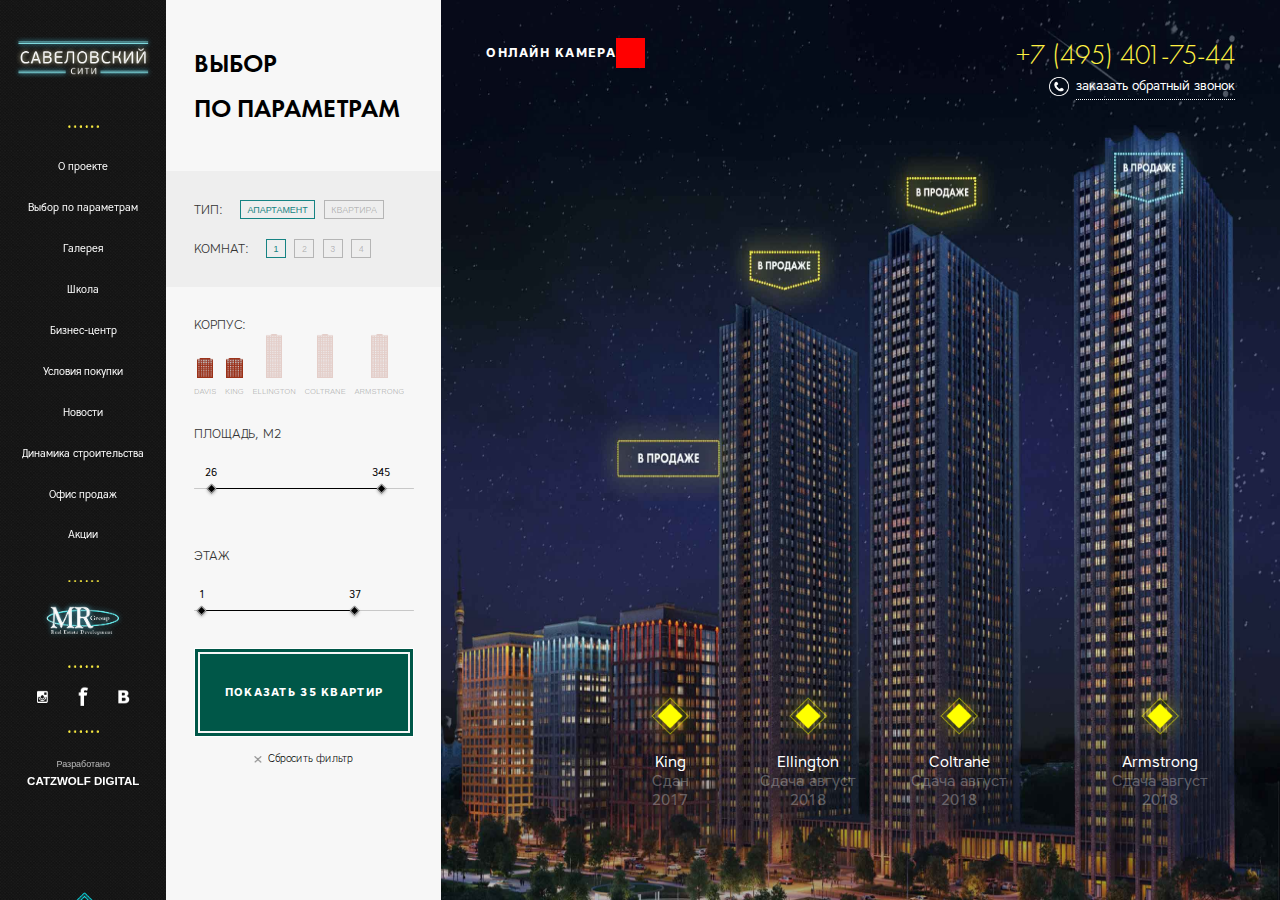
<file: choice.html>
<!DOCTYPE html>
<html lang="en">
<head>
	<meta charset="utf-8">
	<title>Shablon</title>
	<meta name="description" content="">	
	<link rel="stylesheet" type="text/css" href="css/libs.min.css">
	<link rel="stylesheet" type="text/css" href="css/main.css">
	<meta http-equiv="X-UA-Compatible" content="IE=edge">
	<meta name="viewport" content="width=device-width, minimum-scale=1.0, maximum-scale=1.0, initial-scale=1.0" />
	<link rel="shortcut icon" href="img/favicon/favicon.ico" type="image/x-icon">
	<link rel="apple-touch-icon" href="img/favicon/apple-touch-icon.png">
	<link rel="apple-touch-icon" sizes="72x72" href="img/favicon/apple-touch-icon-72x72.png">
	<link rel="apple-touch-icon" sizes="114x114" href="img/favicon/apple-touch-icon-114x114.png">
</head>
<body>
	<div class="body_wrap">
		<div class="wrap"><img id="arr" src="img/page_content/main/arr.png"><div id="coob"></div><div id="cursor_title">Перейти на сайт</div></div>
		<div class="wrap_down"><img id="arr_down" src="img/cursor/arrow_bottom.png"><div id="coob_down"></div></div>
		<div class="wrap_up"><img id="arr_up" src="img/cursor/arrow_top.png"><div id="coob_up"></div></div>
		<div class="wrap_close"><img id="arr_close" src="img/cursor/arrow_close.png"><div id="coob_close"></div><div id="cursor_title_close">Закрыть</div></div>
		<div class="popup_bg"></div>
		<div class="popup">
			<img class="close" src="img/popup/close.png"></img>
			<img class="arrow" src="img/popup/arrow.png"></img>
			<div class="popup_info">
				<p>уникальное предложение</p>
				<p>Скидки на квартиры<br>в корпусе coltrane</p>
				<a href="#">подробнее</a>
			</div>
		</div>		
		<div class="sales_bg"></div>
		<div class="sidebar_mini_menu">
			<nav class="mn_menu">
				<ul>
					<li><a href="about.html">О проекте</a></li>
					<li><a href="choice.html">Выбор по параметрам</a></li>
					<li><a href="gallery.html">Галерея</a></li>
					<li><a href="school.html">Школа</a></li>
					<li><a href="realty.html">Бизнес-центр</a></li>
					<li><a href="terms.html">Условия покупки</a></li>
					<li><a href="news.html">Новости</a></li>
					<li><a href="building.html">Динамика строительства</a></li>
					<li><a href="office.html">Офис продаж</a></li>
					<li class=""><a href="#">Акции</a></li>
					<nav class="sc_menu">
						<ul>
							<li><img src="img/sidebar/dots.png"></li>
							<li><a href="#"><img src="img/sidebar/social/inst.png"></a></li><li><a href="#"><img src="img/sidebar/social/fb.png"></a></li><li><a href="#"><img src="img/sidebar/social/vk.png"></a></li>
						</ul>
					</nav>
				</ul>
			</nav>
		</div>
		<div class="sidebar_mini"><button class="cmn-toggle-switch cmn-toggle-switch__htx"><span>toggle menu</span></button></div>
		<div class="sidebar">
			<div class="sales_wrap">
				<div class="sales">
					<img src="img/sidebar/sales-car.jpg">
					<p>Скидка 15%<br>на машиноместа</p>
				</div>
				<div class="sales">
					<img src="img/sidebar/sales-sofa.jpg">
					<p>Скидка 10%<br>на квартиры<br>с отделкой</p>
				</div>
				<div class="sales">
					<img src="img/sidebar/sales-bed.jpg">
					<p>Скидки<br>на квартиры<br>от 10 до 15%</p>
				</div>
			</div>
			<div class="sb_wrap">
				<div id="logo"><a href="index.html"><img src="img/sidebar/logo.png"></a></div>
				<nav class="mn_menu">
					<ul>
						<li><img src="img/sidebar/dots.png"></li>
						<li><a href="about.html">О проекте</a></li>
						<li><a href="choice.html">Выбор по параметрам</a></li>
						<li><a href="gallery.html">Галерея</a></li>
						<li><a href="school.html">Школа</a></li>
						<li><a href="realty.html">Бизнес-центр</a></li>
						<li><a href="terms.html">Условия покупки</a></li>
						<li><a href="news.html">Новости</a></li>
						<li><a href="building.html">Динамика строительства</a></li>
						<li><a href="office.html">Офис продаж</a></li>
						<li class="sales_btn"><a href="#">Акции</a></li>
						<li><img src="img/sidebar/dots.png"></li>
					</ul>					
				</nav>
				<div id="partner_logo"><a href="#"><img src="img/sidebar/partner-logo.png"></a></div>
				<nav class="sc_menu">
					<ul>
						<li><img src="img/sidebar/dots.png"></li>
						<li><a href="#"><img src="img/sidebar/social/inst.png"></a></li><li><a href="#"><img src="img/sidebar/social/fb.png"></a></li><li><a href="#"><img src="img/sidebar/social/vk.png"></a></li>
						<li><img src="img/sidebar/dots.png"></li>
					</ul>
				</nav>
				<div class="team_info">
					<p>Разработано</p>
					<p>Catzwolf digital</p>
				</div>
				<img class="trn" src="img/sidebar/koob.png">
			</div>
		</div>
		<div class="page-wrap page_realty page_choice">
		<div id="logo_mini"><a href="index.html"><img src="img/sidebar/logo_bl.png"></a></div>
			<div class="form_wrap">
				<p class="form_title">Выбор<br>по параметрам</p>
				<form id="filter">
					<div class="type_wrap_ad"><div class="type_wrap"
						><p>ТИП:</p
						><input id="type_1" type="checkbox" name="type" checked><label for="type_1">Апартамент</label
						><input id="type_2" type="checkbox" name="type"><label for="type_2">Квартира</label
					></div>
					<div class="type_wrap room_wrap"
						><p>Комнат:</p
						><input id="room_1" type="checkbox" name="room" checked><label for="room_1">1</label
						><input id="room_2" type="checkbox" name="room"><label for="room_2">2</label
						><input id="room_3" type="checkbox" name="room"><label for="room_3">3</label
						><input id="room_4" type="checkbox" name="room"><label for="room_4">4</label
					></div><img class="ad_line_top" src="img/map/line.png"></div
					><div class="type_wrap corp_wrap"
						><p>Корпус:</p
						><input id="Davis" type="checkbox" name="Davis" checked><label for="Davis"><img src="img/page_content/choice/bd_1.png"><p>Davis</p></label
						><input id="King" type="checkbox" name="King" checked><label for="King"><img src="img/page_content/choice/bd_1.png"><p>King</p></label
						><input id="Ellington" type="checkbox" name="Ellington"><label for="Ellington"><img src="img/page_content/choice/bd_2.png"><p>Ellington</p></label
						><input id="Coltrane" type="checkbox" name="Coltrane"><label for="Coltrane"><img src="img/page_content/choice/bd_2.png"><p>Coltrane</p></label
						><input id="Armstrong" type="checkbox" name="Armstrong"><label for="Armstrong"><img src="img/page_content/choice/bd_2.png"><p>Armstrong</p></label
					><img class="ad_line_top" src="img/map/line.png"></div
					><div class="type_wrap s_wrap">
						<p>Площадь, м2</p>
						<input type="text" id="s_inp" name="s_inp" value="" />
						<img class="ad_line_top" src="img/map/line.png">
					</div
					><div class="type_wrap s_wrap fl_wrap">
						<p>Этаж</p>
						<input type="text" id="fl_inp" name="fl_inp" value="" />
						<img class="ad_line_top" src="img/map/line.png">
					</div>
					<div class="btns_wrap">
						<div class="btn"><div class="border-btn"><input id="sbm_btn" onclick="location.href='choice_4.html'" type="button" value="Показать 35 квартир" name=""></div></div
						><div class="btn pass_btn"><img src="img/page_content/choice/close.png"><input id="pass_btn" type="submit" value="Сбросить фильтр" name=""></div
					></div>
				</form>
			</div
			><div class="results_wrap">
				<div class="results">
					<div class="camera camera_bd">
						<div class="online"><div class="online_title">онлайн камера</div><div class="rec_element"></div></div>
						<div class="phone">
							<a href="tel:+74954017544"><p>+7 (495) 401-75-44</p></a>
							<a href=""><img src="img/page_content/phone_ic.png"><p>заказать обратный звонок</p></a>
						</div>
					</div>
					<div class="corp_choice_wrap king_bd" onclick="location.href='choice_3.html'">
						<a href="#" class="crp_choice crp_choice_king_bd">
							<img src="img/page_content/main/h_name_img.png">
							<p>King</p>
							<p>Сдан<br>2017</p>
						</a>
						<div class="bd_wrap bd_wrap_king">
							<img src="img/page_content/main/mus_img.png">
							<div class="bd_info bd_info_king">
								<p>Ellington</p>
								<p>В продаже<br><span>Сдача август 2018</span></p>
								<p>Своюодно<br><span>120</span><br>2-ух комнатных<br>квартир</p>
							</div>
						</div>
					</div>
					<div class="corp_choice_wrap ellington_bd" onclick="location.href='choice_3.html'">
						<a href="#" class="crp_choice crp_choice_ellington_bd">
							<img src="img/page_content/main/h_name_img.png">
							<p>Ellington</p>
							<p>Сдача август<br>2018</p>
						</a>
						<div class="bd_wrap bd_wrap_ellington">
							<img src="img/page_content/choice/ellington.png">
							<div class="bd_info bd_info_ellington">
								<p>Ellington</p>
								<p>В продаже<br><span>Сдача август 2018</span></p>
								<p>Своюодно<br><span>120</span><br>2-ух комнатных<br>квартир</p>
							</div>
						</div>
					</div>
					<div class="corp_choice_wrap coltrane_bd" onclick="location.href='choice_3.html'">
						<a href="#" class="crp_choice crp_choice_coltrane_bd">
							<img src="img/page_content/main/h_name_img.png">
							<p>Coltrane</p>
							<p>Сдача август<br>2018</p>
						</a>
						<div class="bd_wrap bd_wrap_coltrane">
							<img src="img/page_content/main/mus_img.png"">
							<div class="bd_info bd_info_coltrane">
								<p>Ellington</p>
								<p>В продаже<br><span>Сдача август 2018</span></p>
								<p>Своюодно<br><span>120</span><br>2-ух комнатных<br>квартир</p>
							</div>
						</div>
					</div>
					<div class="corp_choice_wrap armstrong_bd" onclick="location.href='choice_3.html'">
						<a href="#" class="crp_choice crp_choice_armstrong_bd">
							<img src="img/page_content/main/h_name_img.png">
							<p>Armstrong</p>
							<p>Сдача август<br>2018</p>
						</a>
						<div class="bd_wrap bd_wrap_armstrong">
							<img src="img/page_content/main/mus_img.png"">
							<div class="bd_info bd_info_armstrong">
								<p>Ellington</p>
								<p>В продаже<br><span>Сдача август 2018</span></p>
								<p>Своюодно<br><span>120</span><br>2-ух комнатных<br>квартир</p>
							</div>
						</div>
					</div>
				</div>
			</div>
			<div class="camera camera_choice_ad">
				<div class="online"><div class="online_title">онлайн камера</div><div class="rec_element"></div></div>
				<div class="phone">
					<a href="tel:+74954017544"><p>+7 (495) 401-75-44</p></a>
					<a href=""><img src="img/page_content/terms/phone_ic.png"><p>заказать обратный звонок</p></a>
				</div>
			</div>
		</div>
	</div>
	<script src="js/libs.min.js" type="text/javascript"></script>
	<script src="js/common.js" type="text/javascript"></script>
</body>
</html>
</file>
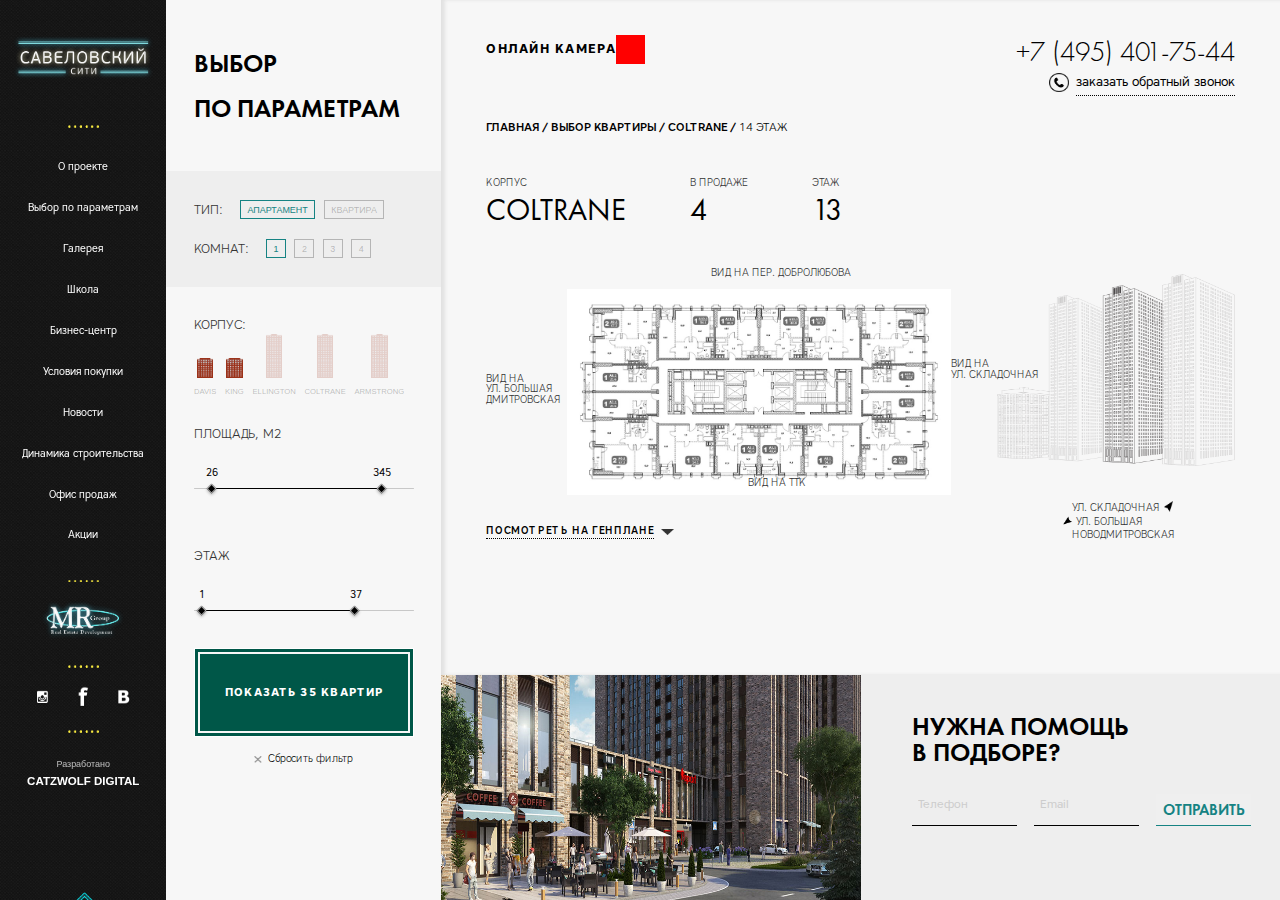
<file: choice_1.html>
<!DOCTYPE html>
<html lang="en">
<head>
	<meta charset="utf-8">
	<title>Shablon</title>
	<meta name="description" content="">	
	<link rel="stylesheet" type="text/css" href="css/libs.min.css">
	<link rel="stylesheet" type="text/css" href="css/main.css">
	<meta http-equiv="X-UA-Compatible" content="IE=edge">
	<meta name="viewport" content="width=device-width, minimum-scale=1.0, maximum-scale=1.0, initial-scale=1.0" />
	<link rel="shortcut icon" href="img/favicon/favicon.ico" type="image/x-icon">
	<link rel="apple-touch-icon" href="img/favicon/apple-touch-icon.png">
	<link rel="apple-touch-icon" sizes="72x72" href="img/favicon/apple-touch-icon-72x72.png">
	<link rel="apple-touch-icon" sizes="114x114" href="img/favicon/apple-touch-icon-114x114.png">
</head>
<body>
	<div class="body_wrap">
		<div class="wrap"><img id="arr" src="img/page_content/main/arr.png"><div id="coob"></div><div id="cursor_title">Перейти на сайт</div></div>
		<div class="wrap_down"><img id="arr_down" src="img/cursor/arrow_bottom.png"><div id="coob_down"></div></div>
		<div class="wrap_up"><img id="arr_up" src="img/cursor/arrow_top.png"><div id="coob_up"></div></div>
		<div class="wrap_close"><img id="arr_close" src="img/cursor/arrow_close.png"><div id="coob_close"></div><div id="cursor_title_close">Закрыть</div></div>
		<div class="popup_bg"></div>
		<div class="popup">
			<img class="close" src="img/popup/close.png"></img>
			<img class="arrow" src="img/popup/arrow.png"></img>
			<div class="popup_info">
				<p>уникальное предложение</p>
				<p>Скидки на квартиры<br>в корпусе coltrane</p>
				<a href="#">подробнее</a>
			</div>
		</div>		
		<div class="sales_bg"></div>
		<div class="sidebar_mini_menu">
			<nav class="mn_menu">
				<ul>
					<li><a href="about.html">О проекте</a></li>
					<li><a href="choice.html">Выбор по параметрам</a></li>
					<li><a href="gallery.html">Галерея</a></li>
					<li><a href="school.html">Школа</a></li>
					<li><a href="realty.html">Бизнес-центр</a></li>
					<li><a href="terms.html">Условия покупки</a></li>
					<li><a href="news.html">Новости</a></li>
					<li><a href="building.html">Динамика строительства</a></li>
					<li><a href="office.html">Офис продаж</a></li>
					<li class=""><a href="#">Акции</a></li>
					<nav class="sc_menu">
						<ul>
							<li><img src="img/sidebar/dots.png"></li>
							<li><a href="#"><img src="img/sidebar/social/inst.png"></a></li><li><a href="#"><img src="img/sidebar/social/fb.png"></a></li><li><a href="#"><img src="img/sidebar/social/vk.png"></a></li>
						</ul>
					</nav>
				</ul>
			</nav>
		</div>
		<div class="sidebar_mini"><button class="cmn-toggle-switch cmn-toggle-switch__htx"><span>toggle menu</span></button></div>
		<div class="sidebar">
			<div class="sales_wrap">
				<div class="sales">
					<img src="img/sidebar/sales-car.jpg">
					<p>Скидка 15%<br>на машиноместа</p>
				</div>
				<div class="sales">
					<img src="img/sidebar/sales-sofa.jpg">
					<p>Скидка 10%<br>на квартиры<br>с отделкой</p>
				</div>
				<div class="sales">
					<img src="img/sidebar/sales-bed.jpg">
					<p>Скидки<br>на квартиры<br>от 10 до 15%</p>
				</div>
			</div>
			<div class="sb_wrap">
				<div id="logo"><a href="index.html"><img src="img/sidebar/logo.png"></a></div>
				<nav class="mn_menu">
					<ul>
						<li><img src="img/sidebar/dots.png"></li>
						<li><a href="about.html">О проекте</a></li>
						<li><a href="choice.html">Выбор по параметрам</a></li>
						<li><a href="gallery.html">Галерея</a></li>
						<li><a href="school.html">Школа</a></li>
						<li><a href="realty.html">Бизнес-центр</a></li>
						<li><a href="terms.html">Условия покупки</a></li>
						<li><a href="news.html">Новости</a></li>
						<li><a href="building.html">Динамика строительства</a></li>
						<li><a href="office.html">Офис продаж</a></li>
						<li class="sales_btn"><a href="#">Акции</a></li>
						<li><img src="img/sidebar/dots.png"></li>
					</ul>					
				</nav>
				<div id="partner_logo"><a href="#"><img src="img/sidebar/partner-logo.png"></a></div>
				<nav class="sc_menu">
					<ul>
						<li><img src="img/sidebar/dots.png"></li>
						<li><a href="#"><img src="img/sidebar/social/inst.png"></a></li><li><a href="#"><img src="img/sidebar/social/fb.png"></a></li><li><a href="#"><img src="img/sidebar/social/vk.png"></a></li>
						<li><img src="img/sidebar/dots.png"></li>
					</ul>
				</nav>
				<div class="team_info">
					<p>Разработано</p>
					<p>Catzwolf digital</p>
				</div>
				<img class="trn" src="img/sidebar/koob.png">
			</div>
		</div>
		<div class="page-wrap page_realty page_choice">
		<div id="logo_mini"><a href="index.html"><img src="img/sidebar/logo_bl.png"></a></div>
			<div class="form_wrap">
				<p class="form_title">Выбор<br>по параметрам</p>
				<form id="filter">
					<div class="type_wrap_ad"><div class="type_wrap"
						><p>ТИП:</p
						><input id="type_1" type="checkbox" name="type" checked><label for="type_1">Апартамент</label
						><input id="type_2" type="checkbox" name="type"><label for="type_2">Квартира</label
					></div>
					<div class="type_wrap room_wrap"
						><p>Комнат:</p
						><input id="room_1" type="checkbox" name="room" checked><label for="room_1">1</label
						><input id="room_2" type="checkbox" name="room"><label for="room_2">2</label
						><input id="room_3" type="checkbox" name="room"><label for="room_3">3</label
						><input id="room_4" type="checkbox" name="room"><label for="room_4">4</label
					></div><img class="ad_line_top" src="img/map/line.png"></div
					><div class="type_wrap corp_wrap"
						><p>Корпус:</p
						><input id="Davis" type="checkbox" name="Davis" checked><label for="Davis"><img src="img/page_content/choice/bd_1.png"><p>Davis</p></label
						><input id="King" type="checkbox" name="King" checked><label for="King"><img src="img/page_content/choice/bd_1.png"><p>King</p></label
						><input id="Ellington" type="checkbox" name="Ellington"><label for="Ellington"><img src="img/page_content/choice/bd_2.png"><p>Ellington</p></label
						><input id="Coltrane" type="checkbox" name="Coltrane"><label for="Coltrane"><img src="img/page_content/choice/bd_2.png"><p>Coltrane</p></label
						><input id="Armstrong" type="checkbox" name="Armstrong"><label for="Armstrong"><img src="img/page_content/choice/bd_2.png"><p>Armstrong</p></label
					><img class="ad_line_top" src="img/map/line.png"></div
					><div class="type_wrap s_wrap">
						<p>Площадь, м2</p>
						<input type="text" id="s_inp" name="s_inp" value="" />
						<img class="ad_line_top" src="img/map/line.png">
					</div
					><div class="type_wrap s_wrap fl_wrap">
						<p>Этаж</p>
						<input type="text" id="fl_inp" name="fl_inp" value="" />
						<img class="ad_line_top" src="img/map/line.png">
					</div>
					<div class="btns_wrap">
						<div class="btn"><div class="border-btn"><input id="sbm_btn" onclick="location.href='choice_4.html'" type="button" value="Показать 35 квартир" name=""></div></div
						><div class="btn pass_btn"><img src="img/page_content/choice/close.png"><input id="pass_btn" type="submit" value="Сбросить фильтр" name=""></div
					></div>
				</form>
			</div
			><div class="results_wrap">
				<div class="results choice_floor">
					<div class="camera camera_bd">
						<div class="online"><div class="online_title">онлайн камера</div><div class="rec_element"></div></div>
						<div class="phone">
							<a href="tel:+74954017544"><p>+7 (495) 401-75-44</p></a>
							<a href=""><img src="img/page_content/terms/phone_ic.png"><p>заказать обратный звонок</p></a>
						</div>
					</div>
					<div class="top_choice">
						<div class="way_line"><a href="#">Главная</a> / <a href="choice.html">Выбор квартиры</a> / <a href="choice_3.html">Coltrane</a> / <a href="choice_1.html">14 этаж</a></div>
						<div class="choice_line">
							<div class="choice_row"
							><p>Корпус</p><p>Coltrane</p></div
							><div class="choice_row"
							><p>В продаже</p><p>4</p></div
							><div class="choice_row"
							><p>Этаж</p><p>13</p></div
							>
						</div>
						<div class="plan_wrap">
							<img src="img/page_content/choice/bd_plan.jpg"
							><img src="img/page_content/choice/bd_choice.png"
							><p>Вид на<br>ул. большая<br>дмитровская</p>
							<p>Вид на пер. Добролюбова</p>
							<p>Вид на ТТК</p>
							<p>Вид на<br>ул. Складочная</p>
							<p>   ул. складочная<img src="img/page_content/choice/arr_street_right.png"></p>
							<p><img src="img/page_content/choice/arr_street_left.png">ул. Большая<br>   новодмитровская</p>							
						</div>
						<div class="gen_plan"><a href="#">Посмотреть на генплане</a><img src="img/page_content/choice/arr_down.png"></div>
					</div>
					<div class="choice_form">
						<div class="form_img"><img src="img/page_content/choice/img_form.jpg"></div
						><form class="choice_form">
							<p>Нужна помощь<br>в подборе?</p>
								<!-- Hidden Required Fields -->
							<input type="hidden" name="project_name" value="Sav">
							<input type="hidden" name="admin_email" value="vannigga@yandex.ru">
							<input type="hidden" name="form_subject" value="Новый запрос">
								<!-- END Hidden Required Fields -->
							<input type="text" name="phone" placeholder="Телефон" required>
							<input type="text" name="email" placeholder="Email" required>
							<input id="faq_form" type="submit" name="" value="Отправить">
						</form>
					</div>
				</div>
			</div>
			<div class="camera camera_choice_ad">
				<div class="online"><div class="online_title">онлайн камера</div><div class="rec_element"></div></div>
				<div class="phone">
					<a href="tel:+74954017544"><p>+7 (495) 401-75-44</p></a>
					<a href=""><img src="img/page_content/terms/phone_ic.png"><p>заказать обратный звонок</p></a>
				</div>
			</div>
		</div>
	</div>
	<script src="js/libs.min.js" type="text/javascript"></script>
	<script src="js/common.js" type="text/javascript"></script>
</body>
</html>
</file>
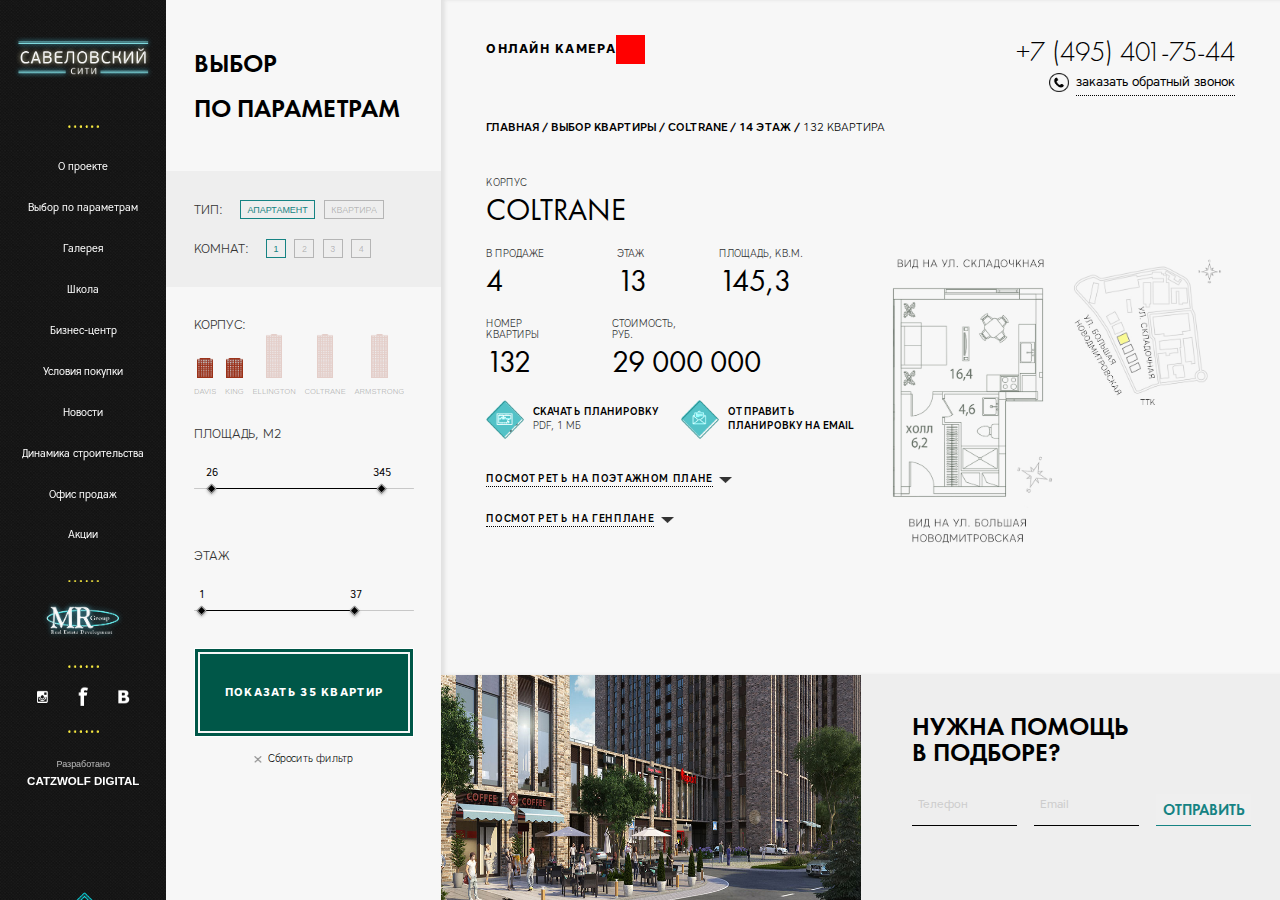
<file: choice_2.html>
<!DOCTYPE html>
<html lang="en">
<head>
	<meta charset="utf-8">
	<title>Shablon</title>
	<meta name="description" content="">	
	<link rel="stylesheet" type="text/css" href="css/libs.min.css">
	<link rel="stylesheet" type="text/css" href="css/main.css">
	<meta http-equiv="X-UA-Compatible" content="IE=edge">
	<meta name="viewport" content="width=device-width, minimum-scale=1.0, maximum-scale=1.0, initial-scale=1.0" />
	<link rel="shortcut icon" href="img/favicon/favicon.ico" type="image/x-icon">
	<link rel="apple-touch-icon" href="img/favicon/apple-touch-icon.png">
	<link rel="apple-touch-icon" sizes="72x72" href="img/favicon/apple-touch-icon-72x72.png">
	<link rel="apple-touch-icon" sizes="114x114" href="img/favicon/apple-touch-icon-114x114.png">
</head>
<body>
	<div class="body_wrap">
		<div class="wrap"><img id="arr" src="img/page_content/main/arr.png"><div id="coob"></div><div id="cursor_title">Перейти на сайт</div></div>
		<div class="wrap_down"><img id="arr_down" src="img/cursor/arrow_bottom.png"><div id="coob_down"></div></div>
		<div class="wrap_up"><img id="arr_up" src="img/cursor/arrow_top.png"><div id="coob_up"></div></div>
		<div class="wrap_close"><img id="arr_close" src="img/cursor/arrow_close.png"><div id="coob_close"></div><div id="cursor_title_close">Закрыть</div></div>
		<div class="popup_bg"></div>
		<div class="popup">
			<img class="close" src="img/popup/close.png"></img>
			<img class="arrow" src="img/popup/arrow.png"></img>
			<div class="popup_info">
				<p>уникальное предложение</p>
				<p>Скидки на квартиры<br>в корпусе coltrane</p>
				<a href="#">подробнее</a>
			</div>
		</div>		
		<div class="sales_bg"></div>
		<div class="sidebar_mini_menu">
			<nav class="mn_menu">
				<ul>
					<li><a href="about.html">О проекте</a></li>
					<li><a href="choice.html">Выбор по параметрам</a></li>
					<li><a href="gallery.html">Галерея</a></li>
					<li><a href="school.html">Школа</a></li>
					<li><a href="realty.html">Бизнес-центр</a></li>
					<li><a href="terms.html">Условия покупки</a></li>
					<li><a href="news.html">Новости</a></li>
					<li><a href="building.html">Динамика строительства</a></li>
					<li><a href="office.html">Офис продаж</a></li>
					<li class=""><a href="#">Акции</a></li>
					<nav class="sc_menu">
						<ul>
							<li><img src="img/sidebar/dots.png"></li>
							<li><a href="#"><img src="img/sidebar/social/inst.png"></a></li><li><a href="#"><img src="img/sidebar/social/fb.png"></a></li><li><a href="#"><img src="img/sidebar/social/vk.png"></a></li>
						</ul>
					</nav>
				</ul>
			</nav>
		</div>
		<div class="sidebar_mini"><button class="cmn-toggle-switch cmn-toggle-switch__htx"><span>toggle menu</span></button></div>
		<div class="sidebar">
			<div class="sales_wrap">
				<div class="sales">
					<img src="img/sidebar/sales-car.jpg">
					<p>Скидка 15%<br>на машиноместа</p>
				</div>
				<div class="sales">
					<img src="img/sidebar/sales-sofa.jpg">
					<p>Скидка 10%<br>на квартиры<br>с отделкой</p>
				</div>
				<div class="sales">
					<img src="img/sidebar/sales-bed.jpg">
					<p>Скидки<br>на квартиры<br>от 10 до 15%</p>
				</div>
			</div>
			<div class="sb_wrap">
				<div id="logo"><a href="index.html"><img src="img/sidebar/logo.png"></a></div>
				<nav class="mn_menu">
					<ul>
						<li><img src="img/sidebar/dots.png"></li>
						<li><a href="about.html">О проекте</a></li>
						<li><a href="choice.html">Выбор по параметрам</a></li>
						<li><a href="gallery.html">Галерея</a></li>
						<li><a href="school.html">Школа</a></li>
						<li><a href="realty.html">Бизнес-центр</a></li>
						<li><a href="terms.html">Условия покупки</a></li>
						<li><a href="news.html">Новости</a></li>
						<li><a href="building.html">Динамика строительства</a></li>
						<li><a href="office.html">Офис продаж</a></li>
						<li class="sales_btn"><a href="#">Акции</a></li>
						<li><img src="img/sidebar/dots.png"></li>
					</ul>					
				</nav>
				<div id="partner_logo"><a href="#"><img src="img/sidebar/partner-logo.png"></a></div>
				<nav class="sc_menu">
					<ul>
						<li><img src="img/sidebar/dots.png"></li>
						<li><a href="#"><img src="img/sidebar/social/inst.png"></a></li><li><a href="#"><img src="img/sidebar/social/fb.png"></a></li><li><a href="#"><img src="img/sidebar/social/vk.png"></a></li>
						<li><img src="img/sidebar/dots.png"></li>
					</ul>
				</nav>
				<div class="team_info">
					<p>Разработано</p>
					<p>Catzwolf digital</p>
				</div>
				<img class="trn" src="img/sidebar/koob.png">
			</div>
		</div>
		<div class="page-wrap page_realty page_choice">
		<div id="logo_mini"><a href="index.html"><img src="img/sidebar/logo_bl.png"></a></div>
			<div class="form_wrap">
				<p class="form_title">Выбор<br>по параметрам</p>
				<form id="filter">
					<div class="type_wrap_ad"><div class="type_wrap"
						><p>ТИП:</p
						><input id="type_1" type="checkbox" name="type" checked><label for="type_1">Апартамент</label
						><input id="type_2" type="checkbox" name="type"><label for="type_2">Квартира</label
					></div>
					<div class="type_wrap room_wrap"
						><p>Комнат:</p
						><input id="room_1" type="checkbox" name="room" checked><label for="room_1">1</label
						><input id="room_2" type="checkbox" name="room"><label for="room_2">2</label
						><input id="room_3" type="checkbox" name="room"><label for="room_3">3</label
						><input id="room_4" type="checkbox" name="room"><label for="room_4">4</label
					></div><img class="ad_line_top" src="img/map/line.png"></div
					><div class="type_wrap corp_wrap"
						><p>Корпус:</p
						><input id="Davis" type="checkbox" name="Davis" checked><label for="Davis"><img src="img/page_content/choice/bd_1.png"><p>Davis</p></label
						><input id="King" type="checkbox" name="King" checked><label for="King"><img src="img/page_content/choice/bd_1.png"><p>King</p></label
						><input id="Ellington" type="checkbox" name="Ellington"><label for="Ellington"><img src="img/page_content/choice/bd_2.png"><p>Ellington</p></label
						><input id="Coltrane" type="checkbox" name="Coltrane"><label for="Coltrane"><img src="img/page_content/choice/bd_2.png"><p>Coltrane</p></label
						><input id="Armstrong" type="checkbox" name="Armstrong"><label for="Armstrong"><img src="img/page_content/choice/bd_2.png"><p>Armstrong</p></label
					><img class="ad_line_top" src="img/map/line.png"></div
					><div class="type_wrap s_wrap">
						<p>Площадь, м2</p>
						<input type="text" id="s_inp" name="s_inp" value="" />
						<img class="ad_line_top" src="img/map/line.png">
					</div
					><div class="type_wrap s_wrap fl_wrap">
						<p>Этаж</p>
						<input type="text" id="fl_inp" name="fl_inp" value="" />
						<img class="ad_line_top" src="img/map/line.png">
					</div>
					<div class="btns_wrap">
						<div class="btn"><div class="border-btn"><input id="sbm_btn" onclick="location.href='choice_4.html'" type="button" value="Показать 35 квартир" name=""></div></div
						><div class="btn pass_btn"><img src="img/page_content/choice/close.png"><input id="pass_btn" type="submit" value="Сбросить фильтр" name=""></div
					></div>
				</form>
			</div
			><div class="results_wrap">
				<div class="results choice_floor choice_flt">
					<div class="camera camera_bd">
						<div class="online"><div class="online_title">онлайн камера</div><div class="rec_element"></div></div>
						<div class="phone">
							<a href="tel:+74954017544"><p>+7 (495) 401-75-44</p></a>
							<a href=""><img src="img/page_content/terms/phone_ic.png"><p>заказать обратный звонок</p></a>
						</div>
					</div>
					<div class="top_choice">
						<div class="way_line"><a href="#">Главная</a> / <a href="choice.html">Выбор квартиры</a> / <a href="choice_3.html">Coltrane</a> / <a href="choice_1.html">14 этаж</a> / <a href="#">132 квартира</a></div>
						<div class="choice_line">
							<div class="choice_left">
								<div class="choice_row"
								><p>Корпус</p><p>Coltrane</p></div
								><div class="choice_row"
								><p>В продаже</p><p>4</p></div
								><div class="choice_row"
								><p>Этаж</p><p>13</p></div
								><div class="choice_row"
								><p>Площадь, кв.м.</p><p>145,3</p></div
								><div class="choice_row"
								><p>Номер<br>квартиры</p><p>132</p></div
								><div class="choice_row"
								><p>Стоимость,<br>руб.</p><p>29 000 000</p></div
								>
								<div class="dload_links">
									<a class="dload_link" href="#"><img src="img/page_content/choice/link_dl.png"><p>скачать планировку<br><span>PDF, 1 МБ</span></p></a>
									<a class="dload_link" href="#"><img src="img/page_content/choice/link_mail.png"><p>отправить<br>планировку на email</p></a>
								</div>
								<div class="gen_plan"><a href="#">Посмотреть на поэтажном плане</a><img src="img/page_content/choice/arr_down.png"></div>
								<div class="gen_plan"><a href="#">Посмотреть на генплане</a><img src="img/page_content/choice/arr_down.png"></div>
							</div>
							<div class="choice_right">
								<img src="img/page_content/choice/flat_plan.jpg">
							</div>
						</div>
					</div>
					<div class="choice_form">
						<div class="form_img"><img src="img/page_content/choice/img_form.jpg"></div
						><form class="choice_form">
							<p>Нужна помощь<br>в подборе?</p>
								<!-- Hidden Required Fields -->
							<input type="hidden" name="project_name" value="Sav">
							<input type="hidden" name="admin_email" value="vannigga@yandex.ru">
							<input type="hidden" name="form_subject" value="Новый запрос">
								<!-- END Hidden Required Fields -->
							<input type="text" name="phone" placeholder="Телефон" required>
							<input type="text" name="email" placeholder="Email" required>
							<input id="faq_form" type="submit" name="" value="Отправить">
						</form>
					</div>
				</div>
			</div>
			<div class="camera camera_choice_ad">
				<div class="online"><div class="online_title">онлайн камера</div><div class="rec_element"></div></div>
				<div class="phone">
					<a href="tel:+74954017544"><p>+7 (495) 401-75-44</p></a>
					<a href=""><img src="img/page_content/terms/phone_ic.png"><p>заказать обратный звонок</p></a>
				</div>
			</div>
		</div>
	</div>
	<script src="js/libs.min.js" type="text/javascript"></script>
	<script src="js/common.js" type="text/javascript"></script>
</body>
</html>
</file>
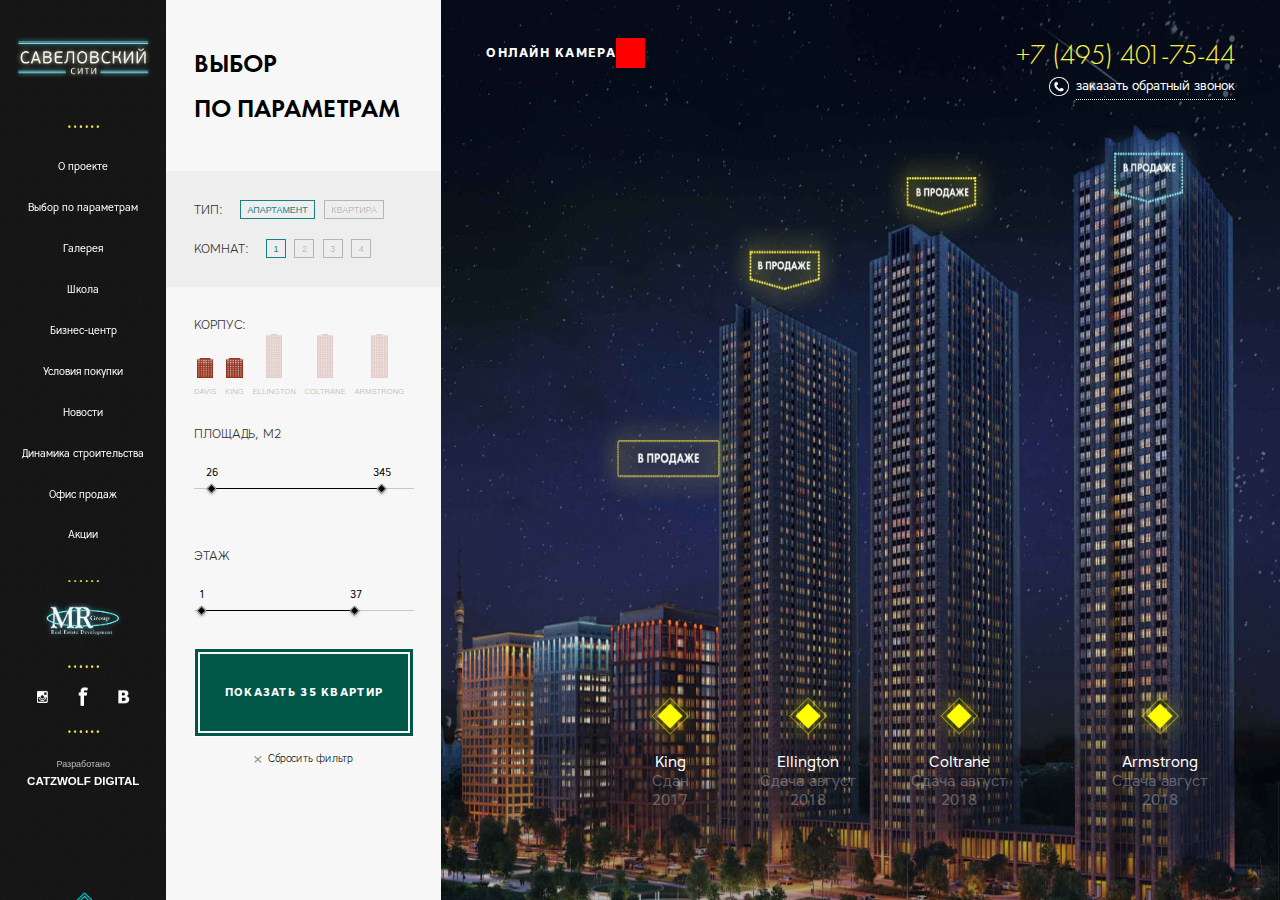
<file: choice_bg.html>
<!DOCTYPE html>
<html lang="en">
<head>
	<meta charset="utf-8">
	<title>Shablon</title>
	<meta name="description" content="">	
	<link rel="stylesheet" type="text/css" href="css/libs.min.css">
	<link rel="stylesheet" type="text/css" href="css/main.css">
	<meta http-equiv="X-UA-Compatible" content="IE=edge">
	<meta name="viewport" content="width=device-width, minimum-scale=1.0, maximum-scale=1.0, initial-scale=1.0" />
	<link rel="shortcut icon" href="img/favicon/favicon.ico" type="image/x-icon">
	<link rel="apple-touch-icon" href="img/favicon/apple-touch-icon.png">
	<link rel="apple-touch-icon" sizes="72x72" href="img/favicon/apple-touch-icon-72x72.png">
	<link rel="apple-touch-icon" sizes="114x114" href="img/favicon/apple-touch-icon-114x114.png">
</head>
<body>
	<div class="body_wrap">
		<div class="wrap"><img id="arr" src="img/page_content/main/arr.png"><div id="coob"></div><div id="cursor_title">Перейти на сайт</div></div>
		<div class="wrap_down"><img id="arr_down" src="img/cursor/arrow_bottom.png"><div id="coob_down"></div></div>
		<div class="wrap_up"><img id="arr_up" src="img/cursor/arrow_top.png"><div id="coob_up"></div></div>
		<div class="wrap_close"><img id="arr_close" src="img/cursor/arrow_close.png"><div id="coob_close"></div><div id="cursor_title_close">Закрыть</div></div>
		<div class="popup_bg"></div>
		<div class="popup">
			<img class="close" src="img/popup/close.png"></img>
			<img class="arrow" src="img/popup/arrow.png"></img>
			<div class="popup_info">
				<p>уникальное предложение</p>
				<p>Скидки на квартиры<br>в корпусе coltrane</p>
				<a href="#">подробнее</a>
			</div>
		</div>		
		<div class="sales_bg"></div>
		<div class="sidebar_mini_menu">
			<nav class="mn_menu">
				<ul>
					<li><a href="about.html">О проекте</a></li>
					<li><a href="choice.html">Выбор по параметрам</a></li>
					<li><a href="gallery.html">Галерея</a></li>
					<li><a href="school.html">Школа</a></li>
					<li><a href="realty.html">Бизнес-центр</a></li>
					<li><a href="terms.html">Условия покупки</a></li>
					<li><a href="news.html">Новости</a></li>
					<li><a href="building.html">Динамика строительства</a></li>
					<li><a href="office.html">Офис продаж</a></li>
					<li class=""><a href="#">Акции</a></li>
					<nav class="sc_menu">
						<ul>
							<li><img src="img/sidebar/dots.png"></li>
							<li><a href="#"><img src="img/sidebar/social/inst.png"></a></li><li><a href="#"><img src="img/sidebar/social/fb.png"></a></li><li><a href="#"><img src="img/sidebar/social/vk.png"></a></li>
						</ul>
					</nav>
				</ul>
			</nav>
		</div>
		<div class="sidebar_mini"><button class="cmn-toggle-switch cmn-toggle-switch__htx"><span>toggle menu</span></button></div>
		<div class="sidebar">
			<div class="sales_wrap">
				<div class="sales">
					<img src="img/sidebar/sales-car.jpg">
					<p>Скидка 15%<br>на машиноместа</p>
				</div>
				<div class="sales">
					<img src="img/sidebar/sales-sofa.jpg">
					<p>Скидка 10%<br>на квартиры<br>с отделкой</p>
				</div>
				<div class="sales">
					<img src="img/sidebar/sales-bed.jpg">
					<p>Скидки<br>на квартиры<br>от 10 до 15%</p>
				</div>
			</div>
			<div class="sb_wrap">
				<div id="logo"><a href="index.html"><img src="img/sidebar/logo.png"></a></div>
				<nav class="mn_menu">
					<ul>
						<li><img src="img/sidebar/dots.png"></li>
						<li><a href="about.html">О проекте</a></li>
						<li><a href="choice.html">Выбор по параметрам</a></li>
						<li><a href="gallery.html">Галерея</a></li>
						<li><a href="school.html">Школа</a></li>
						<li><a href="realty.html">Бизнес-центр</a></li>
						<li><a href="terms.html">Условия покупки</a></li>
						<li><a href="news.html">Новости</a></li>
						<li><a href="building.html">Динамика строительства</a></li>
						<li><a href="office.html">Офис продаж</a></li>
						<li class="sales_btn"><a href="#">Акции</a></li>
						<li><img src="img/sidebar/dots.png"></li>
					</ul>					
				</nav>
				<div id="partner_logo"><a href="#"><img src="img/sidebar/partner-logo.png"></a></div>
				<nav class="sc_menu">
					<ul>
						<li><img src="img/sidebar/dots.png"></li>
						<li><a href="#"><img src="img/sidebar/social/inst.png"></a></li><li><a href="#"><img src="img/sidebar/social/fb.png"></a></li><li><a href="#"><img src="img/sidebar/social/vk.png"></a></li>
						<li><img src="img/sidebar/dots.png"></li>
					</ul>
				</nav>
				<div class="team_info">
					<p>Разработано</p>
					<p>Catzwolf digital</p>
				</div>
				<img class="trn" src="img/sidebar/koob.png">
			</div>
		</div>
		<div class="page-wrap page_realty page_choice">
		<div id="logo_mini"><a href="index.html"><img src="img/sidebar/logo_bl.png"></a></div>
			<div class="form_wrap">
				<p class="form_title">Выбор<br>по параметрам</p>
				<form id="filter">
					<div class="type_wrap_ad"><div class="type_wrap"
						><p>ТИП:</p
						><input id="type_1" type="checkbox" name="type" checked><label for="type_1">Апартамент</label
						><input id="type_2" type="checkbox" name="type"><label for="type_2">Квартира</label
					></div>
					<div class="type_wrap room_wrap"
						><p>Комнат:</p
						><input id="room_1" type="checkbox" name="room" checked><label for="room_1">1</label
						><input id="room_2" type="checkbox" name="room"><label for="room_2">2</label
						><input id="room_3" type="checkbox" name="room"><label for="room_3">3</label
						><input id="room_4" type="checkbox" name="room"><label for="room_4">4</label
					></div><img class="ad_line_top" src="img/map/line.png"></div
					><div class="type_wrap corp_wrap"
						><p>Корпус:</p
						><input id="Davis" type="checkbox" name="Davis" checked><label for="Davis"><img src="img/page_content/choice/bd_1.png"><p>Davis</p></label
						><input id="King" type="checkbox" name="King" checked><label for="King"><img src="img/page_content/choice/bd_1.png"><p>King</p></label
						><input id="Ellington" type="checkbox" name="Ellington"><label for="Ellington"><img src="img/page_content/choice/bd_2.png"><p>Ellington</p></label
						><input id="Coltrane" type="checkbox" name="Coltrane"><label for="Coltrane"><img src="img/page_content/choice/bd_2.png"><p>Coltrane</p></label
						><input id="Armstrong" type="checkbox" name="Armstrong"><label for="Armstrong"><img src="img/page_content/choice/bd_2.png"><p>Armstrong</p></label
					><img class="ad_line_top" src="img/map/line.png"></div
					><div class="type_wrap s_wrap">
						<p>Площадь, м2</p>
						<input type="text" id="s_inp" name="s_inp" value="" />
						<img class="ad_line_top" src="img/map/line.png">
					</div
					><div class="type_wrap s_wrap fl_wrap">
						<p>Этаж</p>
						<input type="text" id="fl_inp" name="fl_inp" value="" />
						<img class="ad_line_top" src="img/map/line.png">
					</div>
					<div class="btns_wrap">
						<div class="btn"><div class="border-btn"><input id="sbm_btn" onclick="location.href='choice_4.html'" type="button" value="Показать 35 квартир" name=""></div></div>
						<div class="btn pass_btn"><img src="img/page_content/choice/close.png"><input id="pass_btn" type="submit" value="Сбросить фильтр" name=""></div
					></div>
				</form>
			</div
			><div class="results_wrap">
				<div class="results">
					<div class="camera camera_bd">
						<div class="online"><div class="online_title">онлайн камера</div><div class="rec_element"></div></div>
						<div class="phone">
							<a href="tel:+74954017544"><p>+7 (495) 401-75-44</p></a>
							<a href=""><img src="img/page_content/phone_ic.png"><p>заказать обратный звонок</p></a>
						</div>
					</div>
					<div class="corp_choice_wrap king_bd">
						<a href="#" class="crp_choice crp_choice_king_bd">
							<img src="img/page_content/main/h_name_img.png">
							<p>King</p>
							<p>Сдан<br>2017</p>
						</a>
						<div class="bd_wrap bd_wrap_king">
							<img src="img/page_content/main/mus_img.png">
							<div class="bd_info bd_info_king">
								<p>Ellington</p>
								<p>В продаже<br><span>Сдача август 2018</span></p>
								<p>Своюодно<br><span>120</span><br>2-ух комнатных<br>квартир</p>
							</div>
						</div>
					</div>
					<div class="corp_choice_wrap ellington_bd">
						<a href="#" class="crp_choice crp_choice_ellington_bd">
							<img src="img/page_content/main/h_name_img.png">
							<p>Ellington</p>
							<p>Сдача август<br>2018</p>
						</a>
						<div class="bd_wrap bd_wrap_ellington">
							<img src="img/page_content/choice/ellington.png">
							<div class="bd_info bd_info_ellington">
								<p>Ellington</p>
								<p>В продаже<br><span>Сдача август 2018</span></p>
								<p>Своюодно<br><span>120</span><br>2-ух комнатных<br>квартир</p>
							</div>
						</div>
					</div>
					<div class="corp_choice_wrap coltrane_bd">
						<a href="#" class="crp_choice crp_choice_coltrane_bd">
							<img src="img/page_content/main/h_name_img.png">
							<p>Coltrane</p>
							<p>Сдача август<br>2018</p>
						</a>
						<div class="bd_wrap bd_wrap_coltrane">
							<img src="img/page_content/main/mus_img.png"">
							<div class="bd_info bd_info_coltrane">
								<p>Ellington</p>
								<p>В продаже<br><span>Сдача август 2018</span></p>
								<p>Своюодно<br><span>120</span><br>2-ух комнатных<br>квартир</p>
							</div>
						</div>
					</div>
					<div class="corp_choice_wrap armstrong_bd">
						<a href="#" class="crp_choice crp_choice_armstrong_bd">
							<img src="img/page_content/main/h_name_img.png">
							<p>Armstrong</p>
							<p>Сдача август<br>2018</p>
						</a>
						<div class="bd_wrap bd_wrap_armstrong">
							<img src="img/page_content/main/mus_img.png"">
							<div class="bd_info bd_info_armstrong">
								<p>Ellington</p>
								<p>В продаже<br><span>Сдача август 2018</span></p>
								<p>Своюодно<br><span>120</span><br>2-ух комнатных<br>квартир</p>
							</div>
						</div>
					</div>
				</div>
			</div>
			<div class="camera camera_choice_ad">
				<div class="online"><div class="online_title">онлайн камера</div><div class="rec_element"></div></div>
				<div class="phone">
					<a href="tel:+74954017544"><p>+7 (495) 401-75-44</p></a>
					<a href=""><img src="img/page_content/terms/phone_ic.png"><p>заказать обратный звонок</p></a>
				</div>
			</div>
		</div>
	</div>
	<script src="js/libs.min.js" type="text/javascript"></script>
	<script src="js/common.js" type="text/javascript"></script>
</body>
</html>
</file>
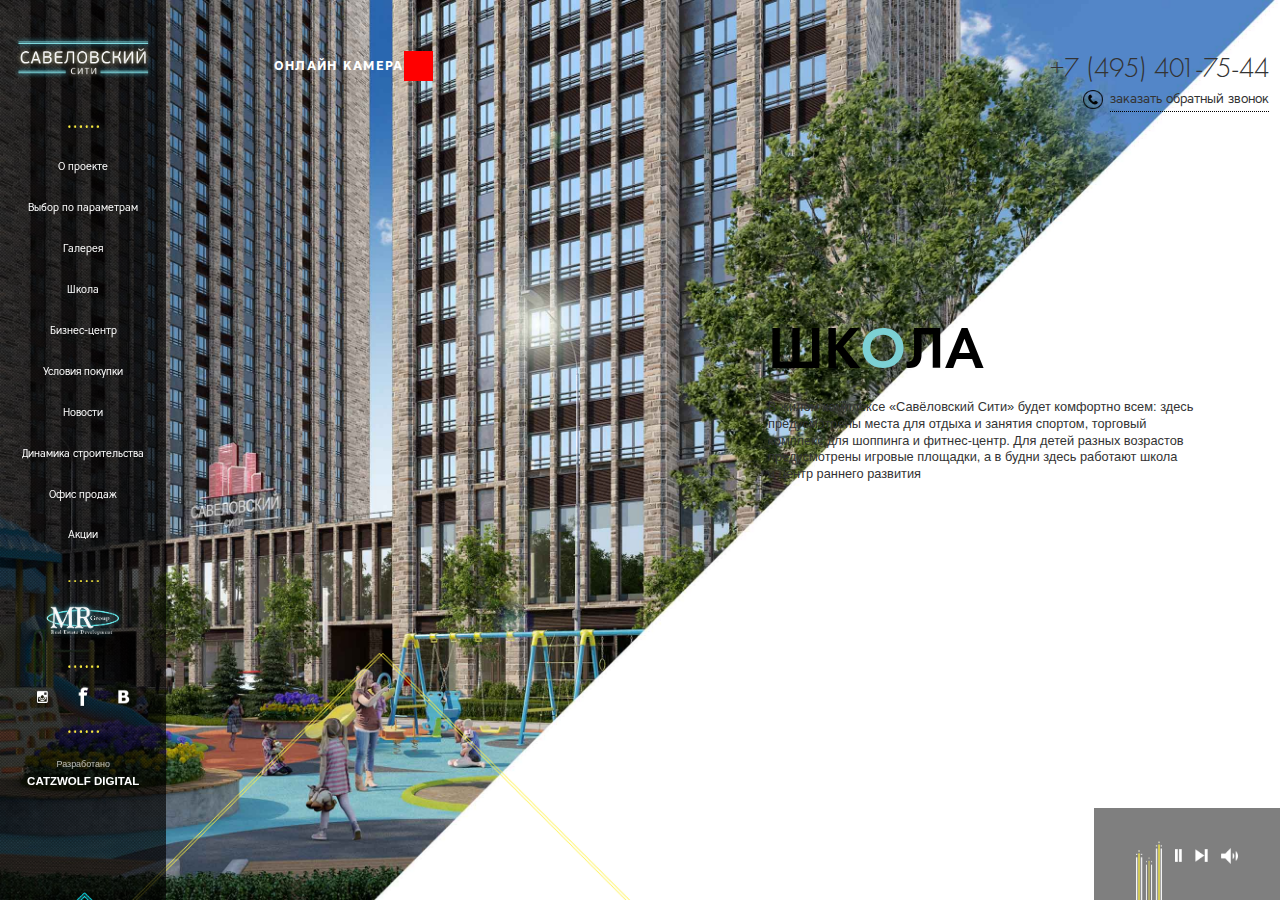
<file: school.html>
<!DOCTYPE html>
<html lang="en">
<head>
	<meta charset="utf-8">
	<title>Shablon</title>
	<meta name="description" content="">	
	<link rel="stylesheet" type="text/css" href="css/libs.min.css">
	<link rel="stylesheet" type="text/css" href="css/main.css">
	<meta http-equiv="X-UA-Compatible" content="IE=edge">
	<meta name="viewport" content="width=device-width, minimum-scale=1.0, maximum-scale=1.0, initial-scale=1.0" />
	<link rel="shortcut icon" href="img/favicon/favicon.ico" type="image/x-icon">
	<link rel="apple-touch-icon" href="img/favicon/apple-touch-icon.png">
	<link rel="apple-touch-icon" sizes="72x72" href="img/favicon/apple-touch-icon-72x72.png">
	<link rel="apple-touch-icon" sizes="114x114" href="img/favicon/apple-touch-icon-114x114.png">
</head>
<body>
	<div class="body_wrap">
		<div class="wrap"><img id="arr" src="img/page_content/main/arr.png"><div id="coob"></div><div id="cursor_title">Перейти на сайт</div></div>
		<div class="wrap_down"><img id="arr_down" src="img/cursor/arrow_bottom.png"><div id="coob_down"></div></div>
		<div class="wrap_up"><img id="arr_up" src="img/cursor/arrow_top.png"><div id="coob_up"></div></div>
		<div class="wrap_close"><img id="arr_close" src="img/cursor/arrow_close.png"><div id="coob_close"></div><div id="cursor_title_close">Закрыть</div></div>
		<div class="popup_bg"></div>
		<div class="popup">
			<img class="close" src="img/popup/close.png"></img>
			<img class="arrow" src="img/popup/arrow.png"></img>
			<div class="popup_info">
				<p>уникальное предложение</p>
				<p>Скидки на квартиры<br>в корпусе coltrane</p>
				<a href="#">подробнее</a>
			</div>
		</div>		
		<div class="sales_bg"></div>
		<div class="sidebar_mini_menu">
			<nav class="mn_menu">
				<ul>
					<li><a href="about.html">О проекте</a></li>
					<li><a href="choice.html">Выбор по параметрам</a></li>
					<li><a href="gallery.html">Галерея</a></li>
					<li><a href="school.html">Школа</a></li>
					<li><a href="realty.html">Бизнес-центр</a></li>
					<li><a href="terms.html">Условия покупки</a></li>
					<li><a href="news.html">Новости</a></li>
					<li><a href="building.html">Динамика строительства</a></li>
					<li><a href="office.html">Офис продаж</a></li>
					<li class=""><a href="#">Акции</a></li>
					<nav class="sc_menu">
						<ul>
							<li><img src="img/sidebar/dots.png"></li>
							<li><a href="#"><img src="img/sidebar/social/inst.png"></a></li><li><a href="#"><img src="img/sidebar/social/fb.png"></a></li><li><a href="#"><img src="img/sidebar/social/vk.png"></a></li>
						</ul>
					</nav>
				</ul>
			</nav>
		</div>
		<div class="sidebar_mini"><button class="cmn-toggle-switch cmn-toggle-switch__htx"><span>toggle menu</span></button></div>
		<div id="logo_mini"><a href="index.html"><img src="img/sidebar/logo.png"></a></div>
		<div class="sidebar">
			<div class="sales_wrap">
				<div class="sales">
					<img src="img/sidebar/sales-car.jpg">
					<p>Скидка 15%<br>на машиноместа</p>
				</div>
				<div class="sales">
					<img src="img/sidebar/sales-sofa.jpg">
					<p>Скидка 10%<br>на квартиры<br>с отделкой</p>
				</div>
				<div class="sales">
					<img src="img/sidebar/sales-bed.jpg">
					<p>Скидки<br>на квартиры<br>от 10 до 15%</p>
				</div>
			</div>
			<div class="sb_wrap">
				<div id="logo"><a href="index.html"><img src="img/sidebar/logo.png"></a></div>
				<nav class="mn_menu">
					<ul>
						<li><img src="img/sidebar/dots.png"></li>
						<li><a href="about.html">О проекте</a></li>
						<li><a href="choice.html">Выбор по параметрам</a></li>
						<li><a href="gallery.html">Галерея</a></li>
						<li><a href="school.html">Школа</a></li>
						<li><a href="realty.html">Бизнес-центр</a></li>
						<li><a href="terms.html">Условия покупки</a></li>
						<li><a href="news.html">Новости</a></li>
						<li><a href="building.html">Динамика строительства</a></li>
						<li><a href="office.html">Офис продаж</a></li>
						<li class="sales_btn"><a href="#">Акции</a></li>
						<li><img src="img/sidebar/dots.png"></li>
					</ul>					
				</nav>
				<div id="partner_logo"><a href="#"><img src="img/sidebar/partner-logo.png"></a></div>
				<nav class="sc_menu">
					<ul>
						<li><img src="img/sidebar/dots.png"></li>
						<li><a href="#"><img src="img/sidebar/social/inst.png"></a></li><li><a href="#"><img src="img/sidebar/social/fb.png"></a></li><li><a href="#"><img src="img/sidebar/social/vk.png"></a></li>
						<li><img src="img/sidebar/dots.png"></li>
					</ul>
				</nav>
				<div class="team_info">
					<p>Разработано</p>
					<p>Catzwolf digital</p>
				</div>
				<img class="trn" src="img/sidebar/koob.png">
			</div>
		</div>
		<div class="page-wrap page_school">	
		<div class="slider-wrap_bd">		
			<div class="camera camera_bd">
				<div class="online"><div class="online_title">онлайн камера</div><div class="rec_element"></div></div>
				<div class="phone">
					<a href="tel:+74954017544"><p>+7 (495) 401-75-44</p></a>
					<a href=""><img src="img/page_content/terms/phone_ic.png"><p>заказать обратный звонок</p></a>
				</div>
			</div>			
		</div>
		<div class="player-wrap"><img src="img/page_content/player/eq.png"><div class="player"><img src="img/page_content/player/pause.png"><img src="img/page_content/player/remote.png"><img src="img/page_content/player/volume.png"></div></div>
		<img src="img/page_content/school/shape.png" class="shape">
		<div class="school_content">
			<p>Шк<span>о</span>ла</p>
			<p>В жилом комплексе «Савёловский Сити» будет комфортно всем: здесь предусмотрены места для отдыха и занятия спортом, торговый комплекс для шоппинга и фитнес-центр. Для детей разных возрастов предусмотрены игровые площадки, а в будни здесь работают школа<br>и центр раннего развития</p>
		</div>
		</div>
	</div>
	<script src="js/libs.min.js" type="text/javascript"></script>
	<script src="js/common.js" type="text/javascript"></script>
</body>
</html>
</file>
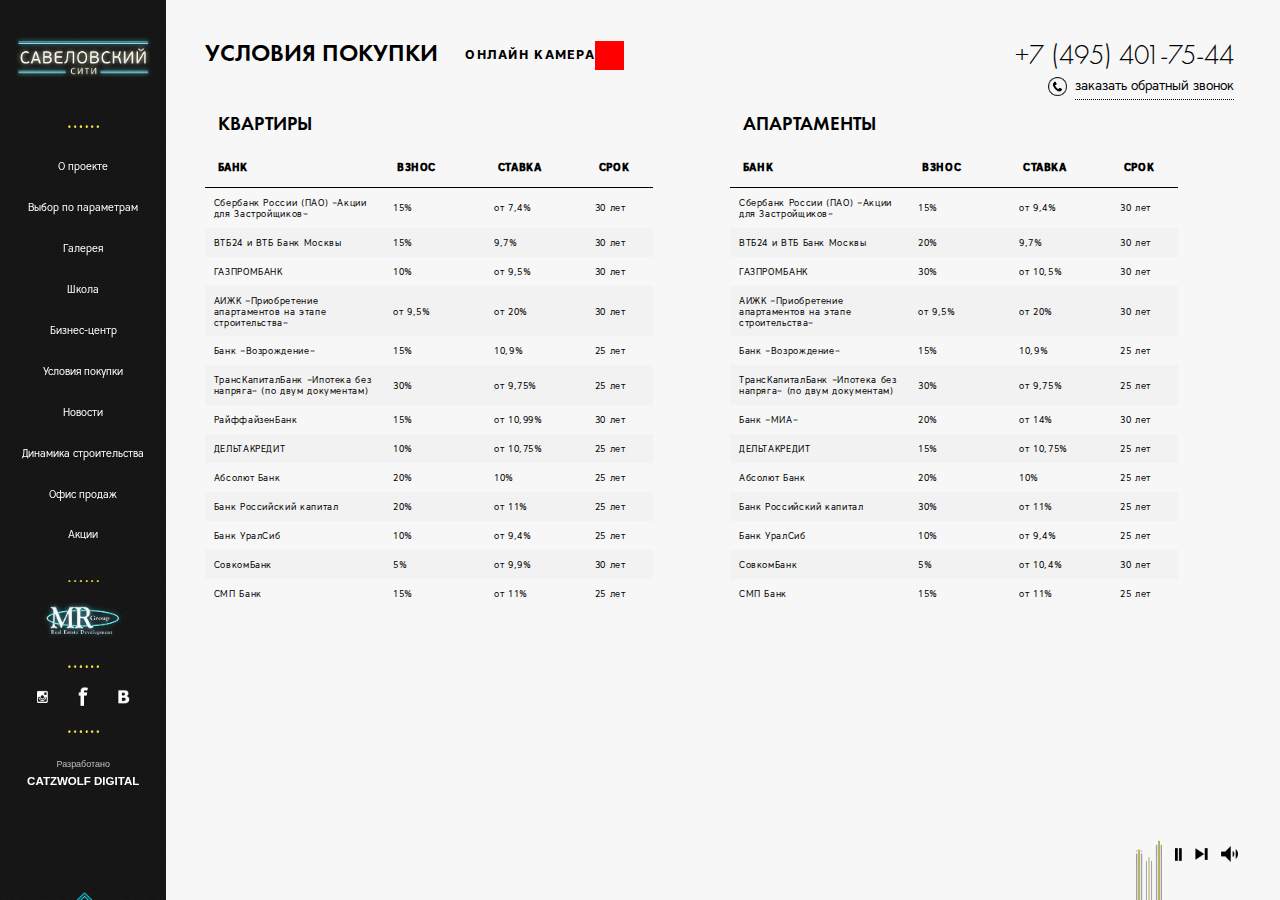
<file: terms.html>
<!DOCTYPE html>
<html lang="en">
<head>
	<meta charset="utf-8">
	<title>Shablon</title>
	<meta name="description" content="">	
	<link rel="stylesheet" type="text/css" href="css/libs.min.css">
	<link rel="stylesheet" type="text/css" href="css/main.css">
	<meta http-equiv="X-UA-Compatible" content="IE=edge">
	<meta name="viewport" content="width=device-width, minimum-scale=1.0, maximum-scale=1.0, initial-scale=1.0" />
	<link rel="shortcut icon" href="img/favicon/favicon.ico" type="image/x-icon">
	<link rel="apple-touch-icon" href="img/favicon/apple-touch-icon.png">
	<link rel="apple-touch-icon" sizes="72x72" href="img/favicon/apple-touch-icon-72x72.png">
	<link rel="apple-touch-icon" sizes="114x114" href="img/favicon/apple-touch-icon-114x114.png">
</head>
<body>
	<div class="body_wrap">
		<div class="wrap"><img id="arr" src="img/page_content/main/arr.png"><div id="coob"></div><div id="cursor_title">Перейти на сайт</div></div>
		<div class="wrap_down"><img id="arr_down" src="img/cursor/arrow_bottom.png"><div id="coob_down"></div></div>
		<div class="wrap_up"><img id="arr_up" src="img/cursor/arrow_top.png"><div id="coob_up"></div></div>
		<div class="wrap_close"><img id="arr_close" src="img/cursor/arrow_close.png"><div id="coob_close"></div><div id="cursor_title_close">Закрыть</div></div>
		<div class="popup_bg"></div>
		<div class="popup">
			<img class="close" src="img/popup/close.png"></img>
			<img class="arrow" src="img/popup/arrow.png"></img>
			<div class="popup_info">
				<p>уникальное предложение</p>
				<p>Скидки на квартиры<br>в корпусе coltrane</p>
				<a href="#">подробнее</a>
			</div>
		</div>		
		<div class="sales_bg"></div>
		<div class="sidebar_mini_menu">
			<nav class="mn_menu">
				<ul>
					<li><a href="about.html">О проекте</a></li>
					<li><a href="choice.html">Выбор по параметрам</a></li>
					<li><a href="gallery.html">Галерея</a></li>
					<li><a href="school.html">Школа</a></li>
					<li><a href="realty.html">Бизнес-центр</a></li>
					<li><a href="terms.html">Условия покупки</a></li>
					<li><a href="news.html">Новости</a></li>
					<li><a href="building.html">Динамика строительства</a></li>
					<li><a href="office.html">Офис продаж</a></li>
					<li class=""><a href="#">Акции</a></li>
					<nav class="sc_menu">
						<ul>
							<li><img src="img/sidebar/dots.png"></li>
							<li><a href="#"><img src="img/sidebar/social/inst.png"></a></li><li><a href="#"><img src="img/sidebar/social/fb.png"></a></li><li><a href="#"><img src="img/sidebar/social/vk.png"></a></li>
						</ul>
					</nav>
				</ul>
			</nav>
		</div>
		<div class="sidebar_mini"><button class="cmn-toggle-switch cmn-toggle-switch__htx"><span>toggle menu</span></button></div>
		<div id="logo_mini"><a href="index.html"><img src="img/sidebar/logo_bl.png"></a></div>
		<div class="sidebar">
			<div class="sales_wrap">
				<div class="sales">
					<img src="img/sidebar/sales-car.jpg">
					<p>Скидка 15%<br>на машиноместа</p>
				</div>
				<div class="sales">
					<img src="img/sidebar/sales-sofa.jpg">
					<p>Скидка 10%<br>на квартиры<br>с отделкой</p>
				</div>
				<div class="sales">
					<img src="img/sidebar/sales-bed.jpg">
					<p>Скидки<br>на квартиры<br>от 10 до 15%</p>
				</div>
			</div>
			<div class="sb_wrap">
				<div id="logo"><a href="index.html"><img src="img/sidebar/logo.png"></a></div>
				<nav class="mn_menu">
					<ul>
						<li><img src="img/sidebar/dots.png"></li>
						<li><a href="about.html">О проекте</a></li>
						<li><a href="choice.html">Выбор по параметрам</a></li>
						<li><a href="gallery.html">Галерея</a></li>
						<li><a href="school.html">Школа</a></li>
						<li><a href="realty.html">Бизнес-центр</a></li>
						<li><a href="terms.html">Условия покупки</a></li>
						<li><a href="news.html">Новости</a></li>
						<li><a href="building.html">Динамика строительства</a></li>
						<li><a href="office.html">Офис продаж</a></li>
						<li class="sales_btn"><a href="#">Акции</a></li>
						<li><img src="img/sidebar/dots.png"></li>
					</ul>					
				</nav>
				<div id="partner_logo"><a href="#"><img src="img/sidebar/partner-logo.png"></a></div>
				<nav class="sc_menu">
					<ul>
						<li><img src="img/sidebar/dots.png"></li>
						<li><a href="#"><img src="img/sidebar/social/inst.png"></a></li><li><a href="#"><img src="img/sidebar/social/fb.png"></a></li><li><a href="#"><img src="img/sidebar/social/vk.png"></a></li>
						<li><img src="img/sidebar/dots.png"></li>
					</ul>
				</nav>
				<div class="team_info">
					<p>Разработано</p>
					<p>Catzwolf digital</p>
				</div>
				<img class="trn" src="img/sidebar/koob.png">
			</div>
		</div>
		<div class="page-wrap page_realty page_terms">
			<div class="page_content">
			<div class="camera">
				<div class="online"><div class="online_title">онлайн камера</div><div class="rec_element"></div></div>
				<div class="phone">
					<a href="tel:+74954017544"><p>+7 (495) 401-75-44</p></a>
					<a href=""><img src="img/page_content/terms/phone_ic.png"><p>заказать обратный звонок</p></a>
				</div>
			</div>
			<p class="terms_title">Условия покупки</p>
			<div class="table_wrap">
				<p class="table_title">Квартиры</p>
				<table>
					<tr>
						<th>Банк</th>
						<th>Взнос</th>
						<th>Ставка</th>
						<th>Срок</th>
					</tr>
					<tr>
						<td>Сбербанк России (ПАО) «Акции для Застройщиков»</td>
						<td>15%</td>
						<td>от 7,4%</td>
						<td>30 лет</td>
					</tr>
					<tr>
						<td>ВТБ24 и ВТБ Банк Москвы</td>
						<td>15%</td>
						<td>9,7%</td>
						<td>30 лет</td>
					</tr>
					<tr>
						<td>ГАЗПРОМБАНК</td>
						<td>10%</td>
						<td>от 9,5%</td>
						<td>30 лет</td>
					</tr>
					<tr>
						<td>АИЖК «Приобретение апартаментов на этапе строительства»</td>
						<td>от 9,5%</td>
						<td>от 20%</td>
						<td>30 лет</td>
					</tr>
					<tr>
						<td>Банк «Возрождение»</td>
						<td>15%</td>
						<td>10,9%</td>
						<td>25 лет</td>
					</tr>
					<tr>
						<td>ТрансКапиталБанк «Ипотека без напряга» (по двум документам)</td>
						<td>30%</td>
						<td>от 9,75%</td>
						<td>25 лет</td>
					</tr>
					<tr>
						<td>РайффайзенБанк</td>
						<td>15%</td>
						<td>от 10,99%</td>
						<td>30 лет</td>
					</tr>
					<tr>
						<td>ДЕЛЬТАКРЕДИТ</td>
						<td>10%</td>
						<td>от 10,75%</td>
						<td>25 лет</td>
					</tr>
					<tr>
						<td>Абсолют Банк</td>
						<td>20%</td>
						<td>10%</td>
						<td>25 лет</td>
					</tr>
					<tr>
						<td>Банк Российский капитал</td>
						<td>20%</td>
						<td>от 11%</td>
						<td>25 лет</td>
					</tr>
					<tr>
						<td>Банк УралСиб</td>
						<td>10%</td>
						<td>от 9,4%</td>
						<td>25 лет</td>
					</tr>
					<tr>
						<td>СовкомБанк</td>
						<td>5%</td>
						<td>от 9,9%</td>
						<td>30 лет</td>
					</tr>
					<tr>
						<td>СМП Банк</td>
						<td>15%</td>
						<td>от 11%</td>
						<td>25 лет</td>
					</tr>
				</table>
			</div
			><div class="table_wrap">
				<p class="table_title">Апартаменты</p>
				<table>
					<tr>
						<th>Банк</th>
						<th>Взнос</th>
						<th>Ставка</th>
						<th>Срок</th>
					</tr>
					<tr>
						<td>Сбербанк России (ПАО) «Акции для Застройщиков»</td>
						<td>15%</td>
						<td>от 9,4%</td>
						<td>30 лет</td>
					</tr>
					<tr>
						<td>ВТБ24 и ВТБ Банк Москвы</td>
						<td>20%</td>
						<td>9,7%</td>
						<td>30 лет</td>
					</tr>
					<tr>
						<td>ГАЗПРОМБАНК</td>
						<td>30%</td>
						<td>от 10,5%</td>
						<td>30 лет</td>
					</tr>
					<tr>
						<td>АИЖК «Приобретение апартаментов на этапе строительства»</td>
						<td>от 9,5%</td>
						<td>от 20%</td>
						<td>30 лет</td>
					</tr>
					<tr>
						<td>Банк «Возрождение»</td>
						<td>15%</td>
						<td>10,9%</td>
						<td>25 лет</td>
					</tr>
					<tr>
						<td>ТрансКапиталБанк «Ипотека без напряга» (по двум документам)</td>
						<td>30%</td>
						<td>от 9,75%</td>
						<td>25 лет</td>
					</tr>
					<tr>
						<td>Банк «МИА»</td>
						<td>20%</td>
						<td>от 14%</td>
						<td>30 лет</td>
					</tr>
					<tr>
						<td>ДЕЛЬТАКРЕДИТ</td>
						<td>15%</td>
						<td>от 10,75%</td>
						<td>25 лет</td>
					</tr>
					<tr>
						<td>Абсолют Банк</td>
						<td>20%</td>
						<td>10%</td>
						<td>25 лет</td>
					</tr>
					<tr>
						<td>Банк Российский капитал</td>
						<td>30%</td>
						<td>от 11%</td>
						<td>25 лет</td>
					</tr>
					<tr>
						<td>Банк УралСиб</td>
						<td>10%</td>
						<td>от 9,4%</td>
						<td>25 лет</td>
					</tr>
					<tr>
						<td>СовкомБанк</td>
						<td>5%</td>
						<td>от 10,4%</td>
						<td>30 лет</td>
					</tr>
					<tr>
						<td>СМП Банк</td>
						<td>15%</td>
						<td>от 11%</td>
						<td>25 лет</td>
					</tr>
				</table>
			</div>
		</div>
		<div class="player-wrap"><img src="img/page_content/player/eq_bl.png"><div class="player"><img src="img/page_content/player/pause_bl.png"><img src="img/page_content/player/remote_bl.png"><img src="img/page_content/player/volume_bl.png"></div></div>
		</div>
	</div>
	<script src="js/libs.min.js" type="text/javascript"></script>
	<script src="js/common.js" type="text/javascript"></script>
</body>
</html>
</file>
<file: css/main.css>
@font-face {
  font-family: "FuturaNewBook";
  src: url("../fonts/FuturaNewBook/FuturaNewBook.eot");
  src: url('../fonts/FuturaNewBook/FuturaNewBook.woff') format('woff'), url('../fonts/FuturaNewBook/FuturaNewBook.ttf') format('truetype'), url('../fonts/FuturaNewBook/FuturaNewBook.svg') format('svg');
  font-weight: normal;
  font-style: normal; }

@font-face {
  font-family: "FuturaNewDemi";
  src: url("../fonts/FuturaNewDemi/FuturaNewDemi.eot");
  src: url('../fonts/FuturaNewDemi/FuturaNewDemi.woff') format('woff'), url('../fonts/FuturaNewDemi/FuturaNewDemi.ttf') format('truetype'), url('../fonts/FuturaNewDemi/FuturaNewDemi.svg') format('svg');
  font-weight: normal;
  font-style: normal; }

@font-face {
  font-family: "FuturaLightLight";
  src: url("../fonts/FuturaNewLight/FuturaNewLight.eot");
  src: url('../fonts/FuturaNewLight/FuturaNewLight.woff') format('woff'), url('../fonts/FuturaNewLight/FuturaNewLight.ttf') format('truetype'), url('../fonts/FuturaNewLight/FuturaNewLight.svg') format('svg');
  font-weight: normal;
  font-style: normal; }

@font-face {
  font-family: "FuturaNewHeavy";
  src: url("../fonts/FuturaNewHeavy/FuturaNewHeavy.eot");
  src: url('../fonts/FuturaNewHeavy/FuturaNewHeavy.woff') format('woff'), url('../fonts/FuturaNewHeavy/FuturaNewHeavy.ttf') format('truetype'), url('../fonts/FuturaNewHeavy/FuturaNewHeavy.svg') format('svg');
  font-weight: normal;
  font-style: normal; }

@font-face {
  font-family: "FuturaLT";
  src: url("../fonts/FuturaLT/FuturaLT.eot");
  src: url('../fonts/FuturaLT/FuturaLT.woff') format('woff'), url('../fonts/FuturaLT/FuturaLT.ttf') format('truetype'), url('../fonts/FuturaLT/FuturaLT.svg') format('svg');
  font-weight: normal;
  font-style: normal; }

@font-face {
  font-family: "MinionPro";
  src: url("../fonts/MinionPro/Minion-Pro.eot");
  src: url('../fonts/MinionPro/Minion-Pro.woff') format('woff'), url('../fonts/MinionPro/Minion-Pro.ttf') format('truetype'), url('../fonts/MinionPro/Minion-Pro.svg') format('svg');
  font-weight: normal;
  font-style: normal; }

@font-face {
  font-family: "CoreSansA45Regular";
  src: url("../fonts/CoreSansA45Regular/CoreSansA45Regular.eot");
  src: url('../fonts/CoreSansA45Regular/CoreSansA45Regular.woff') format('woff'), url('../fonts/CoreSansA45Regular/CoreSansA45Regular.ttf') format('truetype'), url('../fonts/CoreSansA45Regular/CoreSansA45Regular.svg') format('svg');
  font-weight: normal;
  font-style: normal; }

@font-face {
  font-family: "CoreSansA55Medium";
  src: url("../fonts/CoreSansA55Medium/CoreSansA55Medium.eot");
  src: url('../fonts/CoreSansA55Medium/CoreSansA55Medium.woff') format('woff'), url('../fonts/CoreSansA55Medium/CoreSansA55Medium.ttf') format('truetype'), url('../fonts/CoreSansA55Medium/CoreSansA55Medium.svg') format('svg');
  font-weight: normal;
  font-style: normal; }

@font-face {
  font-family: "CoreSansA35Light";
  src: url("../fonts/CoreSansA35Light/CoreSansA35Light.eot");
  src: url('../fonts/CoreSansA35Light/CoreSansA35Light.woff') format('woff'), url('../fonts/CoreSansA35Light/CoreSansA35Light.ttf') format('truetype'), url('../fonts/CoreSansA35Light/CoreSansA35Light.svg') format('svg');
  font-weight: normal;
  font-style: normal; }

@font-face {
  font-family: "CoreSansA65Bold";
  src: url("../fonts/CoreSansA65Bold/CoreSansA65Bold.eot");
  src: url('../fonts/CoreSansA65Bold/CoreSansA65Bold.woff') format('woff'), url('../fonts/CoreSansA65Bold/CoreSansA65Bold.ttf') format('truetype'), url('../fonts/CoreSansA65Bold/CoreSansA65Bold.svg') format('svg');
  font-weight: normal;
  font-style: normal; }

@font-face {
  font-family: "PTSerif";
  src: url("../fonts/PTSerif/PTSerif.eot");
  src: url('../fonts/PTSerif/PTSerif.woff') format('woff'), url('../fonts/PTSerif/PTSerif.ttf') format('truetype'), url('../fonts/PTSerif/PTSerif.svg') format('svg');
  font-weight: normal;
  font-style: normal; }

* {
  margin: 0;
  padding: 0;
  outline: none; }

body {
  background-color: #444;
  font-family: "Arial";
  position: relative; 
 -webkit-font-smoothing: antialiased;
 }

a, a:hover, a:active, a:focus {
  text-decoration: none;
  color: #fff; }

ul {
  list-style: none; }

.body_wrap {
  overflow: hidden;
  width: 100%;
  height: 100%;
  position: relative; }

.page-wrap {
  width: 100%;
  height: 100vh;
  position: relative;
  padding: 0 0 0 13%;
  -webkit-box-sizing: border-box;
          box-sizing: border-box;
  overflow: hidden;
  -webkit-transition: all .5s;
       -o-transition: all .5s;
          transition: all .5s; }
  .page-wrap .player-wrap {
    background-color: rgba(0, 0, 0, 0.5); }

.sidebar {
  position: fixed;
  height: 100vh;
  width: 11%;
  left: 0;
  top: 0;
  background-image: url(../img/sidebar/sidebar_bg.png);
  -webkit-background-size: 1vw 1vw;
          background-size: 1vw;
  padding: 4vh 1%;
  text-align: center;
  z-index: 3; }
  .sidebar #logo {
    width: 100%; 
	margin-bottom: 4vh;
}
    .sidebar #logo img {
      width: 100%; }
  .sidebar .mn_menu {
    margin-top: 1vh;
    font-family: "CoreSansA45Regular";
    color: #fff;
    font-size: .8vw;
    line-height: 4.55vh; }
    .sidebar .mn_menu ul li a {
      display: block; }
    .sidebar .mn_menu ul li a:hover {
      color: yellow;
    }
    .sidebar .mn_menu ul li img {
      width: 22%; }
    .sidebar .mn_menu ul li:first-child {
      line-height: 1vh;
      margin-bottom: 2vh }
    .sidebar .mn_menu ul li:last-child {
      line-height: 1vh;
      margin-top: 2vh }
  .sidebar .sc_menu ul li {
    display: inline-block;
    vertical-align: middle;
    margin-right: 2vw; }
    .sidebar .sc_menu ul li a {
      display: block; }
      .sidebar .sc_menu ul li a > img {
        width: 1.2vw; }
    .sidebar .sc_menu ul li img {
      width: 22%; }
    .sidebar .sc_menu ul li:first-child {
      display: block;
      margin: 0 0 2vh 0;
      line-height: 0; }
    .sidebar .sc_menu ul li:last-child {
      display: block;
      margin: 1.5vh 0 0 0;
      line-height: 0; }
    .sidebar .sc_menu ul li:nth-child(4) {
      margin: 0; }
  .sidebar #partner_logo {
    width: 60%;
    margin: 2vh auto; }
    .sidebar #partner_logo img {
      width: 100%; }
  .sidebar .team_info {
    color: #fff;
    margin-top: 2.5vh; }
    .sidebar .team_info p:first-child {
      font-size: .7vw;
      line-height: 2vh;
      opacity: .7;
      margin-bottom: .5vh; }
    .sidebar .team_info p:last-child {
      text-transform: uppercase;
      font-size: .9vw;
      line-height: .7vh;
      font-weight: bolder; }
  .sidebar .trn {
    width: 2.4vw;
    position: absolute;
	right: 40%;
	bottom: 5%;
     }

.page_content {
  position: relative;
  height: 100%;
  width: 100%;
  color: #fff;
  padding: 4vw 3.6vw 4vw 8.4vw;
  -webkit-box-sizing: border-box;
          box-sizing: border-box;
  background-image: url(../img/page_bg/about_bg.jpg);
  -webkit-background-size: cover;
          background-size: cover; }

.camera.camera_mp {
  position: absolute;
  width: 75%;
  top: 3%;
  left: 21.4%;
  z-index: 1;
  text-shadow: .1vw .15vw .5vw #000;
  color: aliceblue;
  z-index: 2; }
  .camera.camera_mp .online {
    opacity: 0;
    -webkit-animation: fadeInUp .4s forwards;
            animation: fadeInUp .4s forwards; }
  .camera.camera_mp .phone a:first-child {
    opacity: 0;
    -webkit-animation: fadeInUp .4s .2s forwards;
            animation: fadeInUp .4s .2s forwards;
    color: #fff; }
  .camera.camera_mp .phone a:last-child {
    opacity: 0;
    -webkit-animation: fadeInUp .4s .4s forwards;
            animation: fadeInUp .4s .4s forwards;
    color: #fff; }
  .page_main .camera.camera_mp .phone a:last-child p {
    border-bottom: .15vw dotted #fff; }
.camera {
  color: #fff; }
  .camera .phone {
    float: right; }
    .camera .phone a {
      font-family: "FuturaLightLight";
      font-size: 2.2vw;
      line-height: 2.68vw;
      display: block;
      color: #fff; }
    .camera .phone a:nth-child(2) {
      font-family: "CoreSansA45Regular";
      font-size: 1vw;
      line-height: 2vw;
      text-align: right; }
      .camera .phone a:nth-child(2) p {
        display: inline-block;
        vertical-align: middle;
        border-bottom: .15vw dotted #fff; }
      .camera .phone a:nth-child(2) img {
        width: 1.5vw;
        display: inline-block;
        vertical-align: middle;
        margin-right: .6vw; }
  .camera .online {
    position: relative;
    text-transform: uppercase;
    font-family: 'CoreSansA65Bold';
    font-size: 1vw;
    line-height: 1vw;
    letter-spacing: .1vw;
    float: left;
    cursor: pointer; }
    .camera .online .online_title {
      display: inline-block;
      vertical-align: middle; }

.online {
  position: relative;
  text-transform: uppercase;
  font-family: 'CoreSansA65Bold';
  font-size: 1vw;
  line-height: 1vw;
  letter-spacing: .1vw;
  float: left;
  cursor: pointer; }
  .online .online_title {
    display: inline-block;
    vertical-align: middle; }
  .online .rec_element {
    display: inline-block;
    vertical-align: middle;
    -webkit-transform: translate(0, 0);
        -ms-transform: translate(0, 0);
            transform: translate(0, 0);
    height: 2.3vw;
    width: 2.3vw;
    background-color: red;
            -webkit-animation-name: stretch;
                    animation-name: stretch;
            -webkit-animation-duration: .5s;
                    animation-duration: .5s;
            -webkit-animation-timing-function: ease-out;
                    animation-timing-function: ease-out;
            -webkit-animation-delay: 0;
                    animation-delay: 0;
            -webkit-animation-direction: alternate;
                    animation-direction: alternate;
            -webkit-animation-iteration-count: infinite;
                    animation-iteration-count: infinite;
            -webkit-animation-fill-mode: none;
                    animation-fill-mode: none;
            -webkit-animation-play-state: running;
                    animation-play-state: running; }

@-webkit-keyframes stretch {
  0% {
    -webkit-transform: scale(0.3);
            transform: scale(0.3);
    background-color: red;    
    -webkit-border-radius: 100%;
            border-radius: 100%; }
  100% {
    opacity: 0;
    -webkit-transform: scale(0.3);
            transform: scale(0.3);
    background-color: red;
    -webkit-border-radius: 100%;
            border-radius: 100%; } }

@keyframes stretch {
  0% {
    -webkit-transform: scale(0.3);
            transform: scale(0.3);
    background-color: red;
    -webkit-border-radius: 100%;
            border-radius: 100%; }
  100% {
    opacity: 0;
    -webkit-transform: scale(0.3);
            transform: scale(0.3);
    background-color: red;
    -webkit-border-radius: 100%;
            border-radius: 100%; } }

.title_1 {
  position: absolute;
  font-family: "FuturaNewDemi";
  font-size: 4.3vw;
  line-height: 5vw;
  width: 37vw;
  top: 12%;
  left: 8.4vw; }

.title_2 {
  position: absolute;
  font-family: "MinionPro";
  font-size: .9vw;
  line-height: 1.4vw;
  width: 33vw;
  bottom: 8vh;
  left: 8.4vw;
  opacity: .7; }
  
  .title_2.top-bl {
    top:46vh;
  }

.title_3 {
  position: absolute;
  font-family: "CoreSansA45Regular";
  font-size: .7vw;
  line-height: 1vw;
  width: 38vw;
  top: 53%;
  left: 8.4vw;
  -webkit-transform: translate(0, 0);
      -ms-transform: translate(0, 0);
          transform: translate(0, 0); }
   .title_3.dop {
    top: 85%;
  }
  .title_3 .street_info {
    display: inline-block;
    vertical-align: top;
    text-transform: uppercase;
    margin: 0;
    width: 15vw; }
    .title_3 .street_info img {
      display: inline-block;
      vertical-align: middle;
      width: 5.5vw; }
    .title_3 .street_info div {
      display: inline-block;
      vertical-align: middle; }
      .title_3 .street_info div p:first-child {
        font-size: 1.5vw;
        line-height: 1.5vw;
        opacity: 1; }
      .title_3 .street_info div p:last-child {
        font-size: .7vw;
        line-height: 1.1vw;
        letter-spacing: .05vw;
        opacity: .7; }

.title_4 {
  position: absolute;
  top: 20%;
  left: 78%;
  padding: .5% 1.3%;
  border: 2px dotted #fff;
  -webkit-border-radius: .4vw;
          border-radius: .4vw; }
  .title_4 p:first-child {
    font-family: "FuturaNewHeavy";
    text-transform: uppercase;
    font-size: 1.4vw;
    line-height: 2vw; }
  .title_4 p:last-child {
    font-family: "CoreSansA45Regular";
    font-size: .8vw;
    line-height: 1.5vw;
    letter-spacing: 0.03vw; }

.slider-wrap {
  position: absolute;
  top: 0;
  right: -1.5%;
  width: 50vw; }
  .slider-wrap .slider {
    width: 100%; }
    .slider-wrap .slider .slide {
      display: inline-block; }
      .slider-wrap .slider .slide img {
        width: 100%; }

#prev, #next {
  position: absolute;
  width: 4.9vw;
  z-index: 1;
  cursor: pointer; }

#prev {
  top: 42.5%;
  left: 8%; }

#next {
  top: 56.5%;
  right: 7.5%; }

.line {
  width: 55vw;
  position: absolute;
  bottom: -8%;
  left: 45%; }

.lines {
  width: 2vw;
  position: absolute;
  top: -6%;
  left: 45%; }

.sales_bg {
  position: fixed;
  width: 100%;
  height: 100%;
  top: 0;
  right: 0;
  display: none;
  cursor: none; }

.sales_bg.animated {
  background-image: url(../img/sidebar/sidebar_bg.png);
  -webkit-background-size: 1vw 1vw;
          background-size: 1vw;
  background-color: rgba(0,0,0,.2);
  display: inherit;
  z-index: 3; }

.sales_wrap {
  position: fixed;
  width: 22vw;
  height: 100%;
  top: 0;
  right: 100%;
  -webkit-transition: all .5s;
       -o-transition: all .5s;
          transition: all .5s;
  -webkit-transform: translate(0, 0);
      -ms-transform: translate(0, 0);
          transform: translate(0, 0);
  z-index: 1; }
  .sales_wrap .sales {
    position: relative;
    width: 100%;
    height: -webkit-calc(100vh/3);
    height: calc(100vh/3); }
    .sales_wrap .sales img {
      position: absolute;
      width: 100%;
      height: 100%;
      top: 0;
      left: 0; }
    .sales_wrap .sales p {
      position: absolute;
      top: 50%;
      left: 50%;
      width: 100%;
      -webkit-transform: translate(-50%, -50%);
          -ms-transform: translate(-50%, -50%);
              transform: translate(-50%, -50%);
      color: #fff;
      font-family: "FuturaNewDemi";
      font-size: 1.7vw;
      line-height: 2vw;
      text-transform: uppercase; }

.sales_wrap.animated {
  -webkit-transform: translate(159%, 0);
      -ms-transform: translate(159%, 0);
          transform: translate(159%, 0); }

.page-wrap.animated {
  -webkit-filter: blur(0.5vw) brightness(60%);
      -ms-filter: blur(0.5vw) brightness(60%);
          filter: blur(0.5vw) brightness(60%);}

.sidebar.animated {
  -webkit-filter: blur(0.5vw) brightness(60%);
      -ms-filter: blur(0.5vw) brightness(60%);
          filter: blur(0.5vw) brightness(60%); }

.popup {
  position: fixed;
  width: 57vw;
  height: 35vw;
  top: 20%;
  left: 21%;
  background-image: url(../img/popup/popup.jpg);
  -webkit-background-size: cover;
          background-size: cover;
  z-index: 3;
  -webkit-transform: scale(0);
      -ms-transform: scale(0);
          transform: scale(0);
  -webkit-animation: popup .5s;
          animation: popup .5s forwards;
  display: none; }
  .popup .popup_info {
    position: absolute;
    top: 50%;
    left: 5%;
    text-transform: uppercase;
    color: #fff;
    font-family: "FuturaNewDemi";
    -webkit-transform: translate(0, -50%);
        -ms-transform: translate(0, -50%);
            transform: translate(0, -50%); }
    .popup .popup_info p:first-child {
      font-size: 1.8vw;
      line-height: 2vw;
      opacity: 0;
      -webkit-transition: all 1s;
           -o-transition: all 1s;
              transition: all 1s;
      -webkit-animation: fadeInLeft .5s .2s forwards;
              animation: fadeInLeft .5s .2s forwards; }
    .popup .popup_info p:nth-child(2) {
      font-size: 3.55vw;
      line-height: 4vw;
      margin: 2vw 0;
      opacity: 0;
      -webkit-animation: bounceIn .3s .5s forwards;
              animation: bounceIn .3s .5s forwards; }
    .popup .popup_info a:nth-child(3) {
      font-size: 1.3vw;
      line-height: 2vw;
      position: relative;
      cursor: pointer;
      opacity: 0;
      -webkit-transition: all 1s;
           -o-transition: all 1s;
              transition: all 1s;
      -webkit-animation: fadeIn .5s .7s forwards;
              animation: fadeIn .5s .7s forwards; }
      .popup .popup_info a:nth-child(3):after {
        content: "";
        width: 100%;
        position: absolute;
        bottom: -15%;
        left: 0;
        -webkit-transform: scaleX(0);
            -ms-transform: scaleX(0);
                transform: scaleX(0);
        -webkit-transform-origin: 0 0 0;
            -ms-transform-origin: 0 0 0;
                transform-origin: 0 0 0;
        -webkit-transition: all 1s;
             -o-transition: all 1s;
                transition: all 1s;
        border-bottom: .2vw solid #8deef2;
        -webkit-animation: widthIn 1s ease-out .9s forwards;
                animation: widthIn 1s ease-out .9s forwards; }
  .popup .close {
    position: absolute;
    width: 2.5vw;
    top: 0;
    left: 0;
    cursor: pointer;
    -webkit-transform: translate(-50%, -50%);
        -ms-transform: translate(-50%, -50%);
            transform: translate(-50%, -50%); }
  .popup .arrow {
    position: absolute;
    width: 15vw;
    bottom: 25%;
    left: 79%;
    -webkit-transform: scale(0) rotate(-10deg);
        -ms-transform: scale(0) rotate(-10deg);
            transform: scale(0) rotate(-10deg);
    -webkit-animation: arrow .5s .5s;
            animation: arrow 1s .1s forwards; }

.popup_bg {
  position: fixed;
  bottom: 0;
  left: 0;
  width: 100%;
  height: 100%;
  display: none; }

.popup_bg.animated {
  background-image: url(../img/sidebar/sidebar_bg.png);
  -webkit-background-size: 1vw 1vw;
          background-size: 1vw;
  background-color: rgba(0,0,0,.2);
  display: inherit;
  z-index: 4;
  cursor: none; }

.popup.animated {
  display: inherit;
  z-index: 4; }

@-webkit-keyframes popup {
  0% {
    -webkit-transform: scaleY(0) rotate(-10deg);
        -ms-transform: scaleY(0) rotate(-10deg);
            transform: scaleY(0) rotate(-10deg); }
  100% {
    -webkit-transform: scaleY(1) rotate(0deg);
        -ms-transform: scaleY(1) rotate(0deg);
            transform: scaleY(1) rotate(0deg); } }

@keyframes popup {
  0% {
    -webkit-transform: scaleY(0) rotate(-10deg);
        -ms-transform: scaleY(0) rotate(-10deg);
            transform: scaleY(0) rotate(-10deg); }
  100% {
    -webkit-transform: scaleY(1) rotate(0deg);
        -ms-transform: scaleY(1) rotate(0deg);
            transform: scaleY(1) rotate(0deg); } }

@-webkit-keyframes arrow {
  0% {
    -webkit-transform: scale(0) rotate(-110deg);
        -ms-transform: scale(0) rotate(-110deg);
            transform: scale(0) rotate(-110deg); }
  100% {
    -webkit-transform: scale(1) rotate(0deg);
        -ms-transform: scale(1) rotate(0deg);
            transform: scale(1) rotate(0deg); } }

@keyframes arrow {
  0% {
    -webkit-transform: scale(0) rotate(-110deg);
        -ms-transform: scale(0) rotate(-110deg);
            transform: scale(0) rotate(-110deg); }
  100% {
    -webkit-transform: scale(1) rotate(0deg);
        -ms-transform: scale(1) rotate(0deg);
            transform: scale(1) rotate(0deg); } }

.wrap {
  cursor: none;
  position: absolute;
  display: none;
  top: 0;
  left: 0;
  z-index: 10000; }

#arr {
  display: inline-block;
  vertical-align: middle;
  width: 3vw;
  opacity: 0; }

#arr.animated {
  -webkit-animation: arrowIn .5s .3s forwards;
          animation: arrowIn .5s .3s forwards; }

#arr.animatedOut {
  -webkit-animation: arrowOut .5s forwards;
          animation: arrowOut .5s forwards; }

#coob {
  height: 2.7vw;
  width: 2.7vw;
  border: 1px solid #fff;
  -moz-border: 1px solid #fff;
  -webkit-transform: rotate(45deg);
      -ms-transform: rotate(45deg);
          transform: rotate(45deg);
  display: inline-block;
  vertical-align: middle; }

#cursor_title {
  display: inline-block;
  vertical-align: middle;
  text-align: center;
  padding: 1vw 0;
  margin-left: 1vw;
  color: #ffff33;
  font-size: 0.8vw;
  text-transform: uppercase;
  font-family: "CoreSansA45Regular";
  letter-spacing: .1vw;
  opacity: 0; }

#cursor_title.animated {
  -webkit-animation: titleIn 0.7s 0.3s forwards;
          animation: titleIn .7s .3s forwards; }

#coob.animated {
  -webkit-animation: coobIn 0.7s forwards;
          animation: coobIn .7s forwards; }

#coob.animatedOut {
  -webkit-animation: coobOut 0.5s forwards;
          animation: coobOut .5s forwards; }

@-webkit-keyframes arrowIn {
  0% {
    opacity: 0;
    -webkit-transform: translate(0, 0);
        -ms-transform: translate(0, 0);
            transform: translate(0, 0); }
  100% {
    opacity: 1;
    -webkit-transform: translate(50%, 0);
        -ms-transform: translate(50%, 0);
            transform: translate(50%, 0); } }

@-webkit-keyframes coobIn {
  0% {
    -webkit-transform: translate(250%, 0) scale(0) rotate(45deg);
        -ms-transform: translate(250%, 0) scale(0) rotate(45deg);
            transform: translate(250%, 0) scale(0) rotate(45deg); }
  100% {
    -webkit-transform: translate(0, 0) scale(1) rotate(-495deg);
        -ms-transform: translate(0, 0) scale(1) rotate(-495deg);
            transform: translate(0, 0) scale(1) rotate(-495deg); } }

@keyframes coobIn {
  0% {
    -webkit-transform: translate(250%, 0) scale(0) rotate(45deg);
        -ms-transform: translate(250%, 0) scale(0) rotate(45deg);
            transform: translate(250%, 0) scale(0) rotate(45deg); }
  100% {
    -webkit-transform: translate(0, 0) scale(1) rotate(-495deg);
        -ms-transform: translate(0, 0) scale(1) rotate(-495deg);
            transform: translate(0, 0) scale(1) rotate(-495deg); } }

@keyframes arrowIn {
  0% {
    opacity: 0;
    -webkit-transform: translate(0, 0);
            transform: translate(0, 0); }
  100% {
    opacity: 1;
    -webkit-transform: translate(50%, 0);
        -ms-transform: translate(50%, 0);
            transform: translate(50%, 0); } }

@keyframes coobIn {
  0% {
    -webkit-transform: translate(250%, 0) scale(0) rotate(45deg);
        -ms-transform: translate(250%, 0) scale(0) rotate(45deg);
            transform: translate(250%, 0) scale(0) rotate(45deg); }
  100% {
    -webkit-transform: translate(0, 0) scale(1) rotate(-495deg);
        -ms-transform: translate(0, 0) scale(1) rotate(-495deg);
            transform: translate(0, 0) scale(1) rotate(-495deg); } }

@-webkit-keyframes arrowOut {
  0% {
    opacity: 1;
    -webkit-transform: translate(50%, 0);
        -ms-transform: translate(50%, 0);
            transform: translate(50%, 0); }
  100% {
    opacity: 0;
    -webkit-transform: translate(0, 0);
        -ms-transform: translate(0, 0);
            transform: translate(0, 0); } }

@-webkit-keyframes coobOut {
  0% {
    -webkit-transform: translate(0, 0) scale(1) rotate(-315deg);
        -ms-transform: translate(0, 0) scale(1) rotate(-315deg);
            transform: translate(0, 0) scale(1) rotate(-315deg); }
  100% {
    -webkit-transform: translate(250%, 0) scale(0) rotate(45deg);
        -ms-transform: translate(250%, 0) scale(0) rotate(45deg);
            transform: translate(250%, 0) scale(0) rotate(45deg); } }

@keyframes arrowOut {
  0% {
    opacity: 1;
    -webkit-transform: translate(50%, 0);
        -ms-transform: translate(50%, 0);
            transform: translate(50%, 0); }
  100% {
    opacity: 0;
    -webkit-transform: translate(0, 0);
        -ms-transform: translate(0, 0);
            transform: translate(0, 0); } }

@keyframes coobOut {
  0% {
    -webkit-transform: translate(0, 0) scale(1) rotate(-315deg);
        -ms-transform: translate(0, 0) scale(1) rotate(-315deg);
            transform: translate(0, 0) scale(1) rotate(-315deg); }
  100% {
    -webkit-transform: translate(150%, 0) scale(0) rotate(45deg);
        -ms-transform: translate(150%, 0) scale(0) rotate(45deg);
            transform: translate(150%, 0) scale(0) rotate(45deg); } }

@keyframes titleIn {
  0% {
    opacity: 0; }
  100% {
    opacity: 1; } }

@-webkit-keyframes titleIn {
  0% {
    opacity: 0; }
  100% {
    opacity: 1; } }

.wrap_right_info {
  cursor: none;
  position: absolute;
  display: none;
  top: 0;
  right: 0;
  z-index: 10000; }

#arr_right_info {
  display: inline-block;
  vertical-align: middle;
  width: 3vw;
  opacity: 0;
  -webkit-animation: arrowIn .5s .3s forwards;
          animation: arrowIn .5s .3s forwards; }

#coob_right_info {
  height: 2.7vw;
  width: 2.7vw;
  border: 1px solid #fff;
  -moz-border: 1px solid #fff;
  -webkit-transform: rotate(45deg);
      -ms-transform: rotate(45deg);
          transform: rotate(45deg);
  display: inline-block;
  vertical-align: middle;
  -webkit-animation: coobIn 0.7s forwards;
          animation: coobIn .7s forwards; }

#cursor_title_right_info {
  display: inline-block;
  vertical-align: middle;
  text-align: center;
  padding: 1vw 0;
  margin-left: 1vw;
  color: #ffff33;
  font-size: 0.8vw;
  text-transform: uppercase;
  font-family: "CoreSansA45Regular";
  letter-spacing: .1vw;
  opacity: 0;
  -webkit-animation: titleIn 0.7s 0.3s forwards;
          animation: titleIn .7s .3s forwards; }

#cursor_title_right_info.animated {
  -webkit-animation: titleIn 0.7s 0.3s forwards;
          animation: titleIn .7s .3s forwards; }

#coob_right_info.animated {
  -webkit-animation: coobIn 0.7s forwards;
          animation: coobIn .7s forwards; }

.wrap_down {
  cursor: none;
  position: absolute;
  display: none;
  top: 0;
  right: 0;
  z-index: 10000; }

#arr_down {
  display: inline-block;
  vertical-align: middle;
  width: .5vw;
  opacity: 0;
  -webkit-animation: arrowDownIn .5s .3s forwards;
          animation: arrowDownIn .5s .3s forwards; }

#coob_down {
  height: 2.7vw;
  width: 2.7vw;
  border: 1px solid #fff;
  -moz-border: 1px solid #fff;
  -webkit-transform: rotate(45deg);
      -ms-transform: rotate(45deg);
          transform: rotate(45deg);
  display: inline-block;
  vertical-align: middle;
  -webkit-animation: coobDownIn 0.7s forwards;
          animation: coobDownIn .7s forwards; }

@-webkit-keyframes arrowDownIn {
  0% {
    opacity: 0;
    -webkit-transform: translate(340%, -50%);
        -ms-transform: translate(340%, -50%);
            transform: translate(340%, -50%); }
  100% {
    opacity: 1;
    -webkit-transform: translate(340%, 0);
        -ms-transform: translate(340%, 0);
            transform: translate(340%, 0); } }

@-webkit-keyframes coobDownIn {
  0% {
    -webkit-transform: translate(0, 0) scale(0) rotate(45deg);
        -ms-transform: translate(0, 0) scale(0) rotate(45deg);
            transform: translate(0, 0) scale(0) rotate(45deg); }
  100% {
    -webkit-transform: translate(0, 50%) scale(1) rotate(-315deg);
        -ms-transform: translate(0, 50%) scale(1) rotate(-315deg);
            transform: translate(0, 50%) scale(1) rotate(-315deg); } }

@keyframes arrowDownIn {
  0% {
    opacity: 0;
    -webkit-transform: translate(340%, -50%);
        -ms-transform: translate(340%, -50%);
            transform: translate(340%, -50%); }
  100% {
    opacity: 1;
    -webkit-transform: translate(340%, 0);
        -ms-transform: translate(340%, 0);
            transform: translate(340%, 0); } }

@keyframes coobDownIn {
  0% {
    -webkit-transform: translate(0, 0) scale(0) rotate(45deg);
        -ms-transform: translate(0, 0) scale(0) rotate(45deg);
            transform: translate(0, 0) scale(0) rotate(45deg); }
  100% {
    -webkit-transform: translate(0, 50%) scale(1) rotate(-315deg);
        -ms-transform: translate(0, 50%) scale(1) rotate(-315deg);
            transform: translate(0, 50%) scale(1) rotate(-315deg); } }

.wrap_up {
  cursor: none;
  position: absolute;
  display: none;
  top: 0;
  left: 0;
  z-index: 10000; }

#arr_up {
  display: inline-block;
  vertical-align: middle;
  width: .5vw;
  opacity: 0;
  -webkit-animation: arrowUpIn .5s .3s forwards;
          animation: arrowUpIn .5s .3s forwards; }

#coob_up {
  height: 2.7vw;
  width: 2.7vw;
  border: 1px solid #fff;
  -moz-border: 1px solid #fff;
  -webkit-transform: rotate(45deg);
      -ms-transform: rotate(45deg);
          transform: rotate(45deg);
  display: inline-block;
  vertical-align: middle;
  -webkit-animation: coobUpIn 0.7s forwards;
          animation: coobUpIn .7s forwards; }

@-webkit-keyframes arrowUpIn {
  0% {
    opacity: 0;
    -webkit-transform: translate(340%, 150%);
        -ms-transform: translate(340%, 150%);
            transform: translate(340%, 150%); }
  100% {
    opacity: 1;
    -webkit-transform: translate(340%, 100%);
        -ms-transform: translate(340%, 100%);
            transform: translate(340%, 100%); } }

@-webkit-keyframes coobUpIn {
  0% {
    -webkit-transform: translate(0, 0) scale(0) rotate(45deg);
        -ms-transform: translate(0, 0) scale(0) rotate(45deg);
            transform: translate(0, 0) scale(0) rotate(45deg); }
  100% {
    -webkit-transform: translate(0, 50%) scale(1) rotate(-315deg);
        -ms-transform: translate(0, 50%) scale(1) rotate(-315deg);
            transform: translate(0, 50%) scale(1) rotate(-315deg); } }

@keyframes arrowUpIn {
  0% {
    opacity: 0;
    -webkit-transform: translate(340%, 150%);
        -ms-transform: translate(340%, 150%);
            transform: translate(340%, 150%); }
  100% {
    opacity: 1;
    -webkit-transform: translate(340%, 100%);
        -ms-transform: translate(340%, 100%);
            transform: translate(340%, 100%); } }

@keyframes coobUpIn {
  0% {
    -webkit-transform: translate(0, 0) scale(0) rotate(45deg);
        -ms-transform: translate(0, 0) scale(0) rotate(45deg);
            transform: translate(0, 0) scale(0) rotate(45deg); }
  100% {
    -webkit-transform: translate(0, 50%) scale(1) rotate(-315deg);
        -ms-transform: translate(0, 50%) scale(1) rotate(-315deg);
            transform: translate(0, 50%) scale(1) rotate(-315deg); } }

.wrap_close {
  cursor: none;
  position: absolute;
  display: none;
  top: 0;
  right: 0;
  z-index: 10000; }

#cursor_title_close {
  display: inline-block;
  vertical-align: middle;
  text-align: center;
  padding: 1vw 0;
  margin-left: 1vw;
  color: #ffff33;
  font-size: 0.8vw;
  text-transform: uppercase;
  font-family: "CoreSansA45Regular";
  letter-spacing: .1vw;
  opacity: 0;
  -webkit-animation: titleIn .7s .3s forwards;
          animation: titleIn .7s .3s forwards; }

#arr_close {
  display: inline-block;
  vertical-align: middle;
  -webkit-transform: translate(145%, 0);
      -ms-transform: translate(145%, 0);
          transform: translate(145%, 0);
  width: 1.5vw;
  opacity: 0;
  -webkit-animation: arrowCloseIn .7s .3s forwards;
          animation: arrowCloseIn .7s .3s forwards; }

#coob_close {
  height: 2.7vw;
  width: 2.7vw;
  border: 1px solid #fff;
  -moz-border: 1px solid #fff;
  -webkit-transform: rotate(45deg);
      -ms-transform: rotate(45deg);
          transform: rotate(45deg);
  display: inline-block;
  vertical-align: middle;
  -webkit-animation: coobCloseIn 0.7s forwards;
          animation: coobCloseIn .7s forwards; }

@-webkit-keyframes coobCloseIn {
  0% {
    -webkit-transform: scale(0) rotate(45deg);
        -ms-transform: scale(0) rotate(45deg);
            transform: scale(0) rotate(45deg); }
  100% {
    -webkit-transform: scale(1) rotate(-315deg);
        -ms-transform: scale(1) rotate(-315deg);
            transform: scale(1) rotate(-315deg); } }

@keyframes coobCloseIn {
  0% {
    -webkit-transform: scale(0) rotate(45deg);
        -ms-transform: scale(0) rotate(45deg);
            transform: scale(0) rotate(45deg); }
  100% {
    -webkit-transform: scale(1) rotate(-315deg);
        -ms-transform: scale(1) rotate(-315deg);
            transform: scale(1) rotate(-315deg); } }

@-webkit-keyframes arrowCloseIn {
  0% {
    opacity: 0;
    -webkit-transform: translate(145%, 0);
        -ms-transform: translate(145%, 0);
            transform: translate(145%, 0); }
  100% {
    opacity: 1;
    -webkit-transform: translate(145%, 0);
        -ms-transform: translate(145%, 0);
            transform: translate(145%, 0); } }

@keyframes arrowCloseIn {
  0% {
    opacity: 0;
    -webkit-transform: translate(145%, 0);
        -ms-transform: translate(145%, 0);
            transform: translate(145%, 0); }
  100% {
    opacity: 1;
    -webkit-transform: translate(145%, 0);
        -ms-transform: translate(145%, 0);
            transform: translate(145%, 0); } }

.main_page_slider {
  position: relative;
  height: 100vh;
  overflow: hidden; }
  .main_page_slider .main_page_wrap {
    -webkit-transition: all 1s;
         -o-transition: all 1s;
            transition: all 1s; }
  .main_page_slider .scroll_up {
    position: fixed;
    width: 30%;
    height: 10%;
    z-index: 2;
    cursor: pointer;
    top: 0;
    left: 50%;
    -webkit-transform: translate(-50%, 0);
        -ms-transform: translate(-50%, 0);
            transform: translate(-50%, 0); }
  .main_page_slider .scroll_down {
    position: fixed;
    width: 50%;
    height: 9%;
    z-index: 2;
    cursor: pointer;
    bottom: 0;
    left: 50%;
    -webkit-transform: translate(-50%, 0);
        -ms-transform: translate(-50%, 0);
            transform: translate(-50%, 0); }
  .main_page_slider .sidebar {
    position: fixed;
    height: 100vh;
    left: -13%;
    -webkit-transition: all .5s;
         -o-transition: all .5s;
            transition: all .5s;
    -webkit-animation: sidebarIn .5s .9s forwards;
            animation: sidebarIn .5s .9s forwards; }
    .main_page_slider .sidebar #logo {
      opacity: 0;
      -webkit-animation: fadeIn .4s 1.1s forwards;
              animation: fadeIn .4s 1.1s forwards; }
    .main_page_slider .sidebar .mn_menu li:nth-child(2) {
      opacity: 0;
      -webkit-animation: fadeInDown .4s 1.2s forwards;
              animation: fadeInDown .4s 1.2s forwards; }
    .main_page_slider .sidebar .mn_menu li:nth-child(3) {
      opacity: 0;
      -webkit-animation: fadeInDown .4s 1.3s forwards;
              animation: fadeInDown .4s 1.3s forwards; }
    .main_page_slider .sidebar .mn_menu li:nth-child(4) {
      opacity: 0;
      -webkit-animation: fadeInDown .4s 1.4s forwards;
              animation: fadeInDown .4s 1.4s forwards; }
    .main_page_slider .sidebar .mn_menu li:nth-child(5) {
      opacity: 0;
      -webkit-animation: fadeInDown .4s 1.5s forwards;
              animation: fadeInDown .4s 1.5s forwards; }
    .main_page_slider .sidebar .mn_menu li:nth-child(6) {
      opacity: 0;
      -webkit-animation: fadeInDown .4s 1.6s forwards;
              animation: fadeInDown .4s 1.6s forwards; }
    .main_page_slider .sidebar .mn_menu li:nth-child(7) {
      opacity: 0;
      -webkit-animation: fadeInDown .4s 1.7s forwards;
              animation: fadeInDown .4s 1.7s forwards; }
    .main_page_slider .sidebar .mn_menu li:nth-child(8) {
      opacity: 0;
      -webkit-animation: fadeInDown .4s 1.8s forwards;
              animation: fadeInDown .4s 1.8s forwards; }
    .main_page_slider .sidebar .mn_menu li:nth-child(9) {
      opacity: 0;
      -webkit-animation: fadeInDown .4s 1.9s forwards;
              animation: fadeInDown .4s 1.9s forwards; }
    .main_page_slider .sidebar .mn_menu li:nth-child(10) {
      opacity: 0;
      -webkit-animation: fadeInDown .4s 2s forwards;
              animation: fadeInDown .4s 2s forwards; }
    .main_page_slider .sidebar .mn_menu li:nth-child(11) {
      opacity: 0;
      -webkit-animation: fadeInDown .4s 2.1s forwards;
              animation: fadeInDown .4s 2.1s forwards; }
    .main_page_slider .sidebar #partner_logo {
      opacity: 0;
      -webkit-animation: fadeIn .4s 2.3s forwards;
              animation: fadeIn .4s 2.3s forwards; }
    .main_page_slider .sidebar .sc_menu li:nth-child(2) {
      opacity: 0;
      -webkit-transform: translate(-10%, 0);
          -ms-transform: translate(-10%, 0);
              transform: translate(-10%, 0);
      -webkit-animation: fadeInLeft .4s 2.4s forwards;
              animation: fadeInLeft .4s 2.4s forwards; }
    .main_page_slider .sidebar .sc_menu li:nth-child(3) {
      opacity: 0;
      -webkit-transform: translate(-10%, 0);
          -ms-transform: translate(-10%, 0);
              transform: translate(-10%, 0);
      -webkit-animation: fadeInLeft .4s 2.5s forwards;
              animation: fadeInLeft .4s 2.5s forwards; }
    .main_page_slider .sidebar .sc_menu li:nth-child(4) {
      opacity: 0;
      -webkit-transform: translate(-10%, 0);
          -ms-transform: translate(-10%, 0);
              transform: translate(-10%, 0);
      -webkit-animation: fadeInLeft .4s 2.6s forwards;
              animation: fadeInLeft .4s 2.6s forwards; }
    .main_page_slider .sidebar .team_info {
      opacity: 0;
      -webkit-animation: fadeInDown .4s 2.8s forwards;
              animation: fadeInDown .4s 2.8s forwards; }
    .main_page_slider .sidebar .trn {
      opacity: 0;
      -webkit-animation: fadeInDown .4s 2.9s forwards;
              animation: fadeInDown .4s 2.9s forwards; }

.sidebar_mini {
  background-image: url(../img/sidebar/sidebar_bg.png);
  background-size: 1vw;
  z-index: 3;
  display: none; }

#logo_mini {
  display: none;
  position: absolute;
  z-index: 2;
  width: 30vw;
  top: 1.5%;
  left: 15%; }
  #logo_mini img {
    width: 100%; }

.sidebar_mini_menu.animated {
  left: 0; }

.sidebar_mini_menu {
  background-image: url(../img/sidebar/sidebar_bg.png);
  -webkit-background-size: 1vw 1vw;
          background-size: 1vw;
  z-index: 3;
  position: fixed;
  top: 0;
  left: -100%;
  width: 100%;
  height: 100vh;
  text-align: center;
  -webkit-transition: all .5s;
       -o-transition: all .5s;
          transition: all .5s; }
  .sidebar_mini_menu .sc_menu li:nth-child(1) img {
    width: 6vw;
    margin: 2vw 0; }
  .sidebar_mini_menu .sc_menu li:nth-child(2) {
    display: inline-block;
    vertical-align: middle; }
    .sidebar_mini_menu .sc_menu li:nth-child(2) img {
      width: 7vw;
      margin-right: 2.5vw; }
  .sidebar_mini_menu .sc_menu li:nth-child(3) {
    display: inline-block;
    vertical-align: middle; }
    .sidebar_mini_menu .sc_menu li:nth-child(3) img {
      width: 5vw;
      margin-right: 2vw; }
  .sidebar_mini_menu .sc_menu li:nth-child(4) {
    display: inline-block;
    vertical-align: middle; }
    .sidebar_mini_menu .sc_menu li:nth-child(4) img {
      width: 6vw; }
  .sidebar_mini_menu .mn_menu {
    position: absolute;
    top: 50%;
    left: 50%;
    -webkit-transform: translate(-50%, -50%);
        -ms-transform: translate(-50%, -50%);
            transform: translate(-50%, -50%); }
    .sidebar_mini_menu .mn_menu li {
      text-transform: uppercase;
      font-family: "FuturaNewBook";
      font-size: 3vw;
      line-height: 5vh; }

.main_page_wrap .page_office {
  z-index: 2; }
  .main_page_wrap .page_office .scroll_up_3 {
    position: absolute;
    width: 37%;
    height: 15%;
    top: 0;
    left: 53%;
    -webkit-transform: translate(-50%, 0);
        -ms-transform: translate(-50%, 0);
            transform: translate(-50%, 0);
    cursor: none; }

.main_page_wrap .player-wrap {
  position: fixed;
  z-index: 3; }

.main_page_wrap .page_main:nth-child(2) {
  background-image: url(../img/page_content/main/houses_bg.jpg);
  -webkit-background-size: 100% 100%;
          background-size: 100% 100%; }

.main_page_wrap .page_main {
  background-image: url(../img/page_content/main/main_bg.jpg);
  background-position: bottom;
  color: #fff; }
  .main_page_wrap .page_main .scroll_down_1, .main_page_wrap .page_main .scroll_down_2 {
    position: absolute;
    cursor: none;
    width: 100%;
    height: 20%;
    bottom: 0;
    left: 50%;
    -webkit-transform: translate(-50%, 0);
        -ms-transform: translate(-50%, 0);
            transform: translate(-50%, 0); }
  .main_page_wrap .page_main .scroll_up_2 {
    position: absolute;
    width: 42%;
    z-index: 2;
    cursor: none;
    height: 20%;
    top: 0;
    left: 55%;
    -webkit-transform: translate(-50%, 0);
        -ms-transform: translate(-50%, 0);
            transform: translate(-50%, 0); }
  .main_page_wrap .page_main .camera.camera_bd {
    position: fixed;
    z-index: 1; }
    .main_page_wrap .page_main .camera.camera_bd .phone a {
      color: #fff; }
      .main_page_wrap .page_main .camera.camera_bd .phone a:nth-child(2) p {
        border-bottom: .2vw dotted #fff; }
  .main_page_wrap .page_main .title_1, .main_page_wrap .page_main .title_2, .main_page_wrap .page_main .title_3 {
    text-transform: uppercase;
    left: 21.5vw; }
  .main_page_wrap .page_main .title_1 {
    width: 40vw;
    top: 25%;
    opacity: 0;
    z-index: 2;
    animation: bounceIn .4s .2s forwards;
    -webkit-animation: bounceIn .4s .2s forwards; }
  .main_page_wrap .page_main .title_1_2 {
    top: 35%;
    opacity: 0;
    z-index: 2;
    -webkit-animation: bounceIn .4s .2s forwards;
            animation: bounceIn .4s .2s forwards; }
    .main_page_wrap .page_main .title_1_2 p {
      font-size: 5.5vw;
      line-height: 6vw;
      white-space: pre-wrap; }
  .main_page_wrap .page_main .title_2 {
    font-size: 2vw;
    line-height: 2.5vw;
    z-index: 2;
    left: 70%;
    font-family: "FuturaNewBook"; }
    .main_page_wrap .page_main .title_2 p:first-child {
      opacity: 0;
      -webkit-animation: fadeInDown .4s .6s forwards;
              animation: fadeInDown .4s .6s forwards; }
    .main_page_wrap .page_main .title_2 p:nth-child(2) {
      opacity: 0;
      -webkit-animation: fadeInDown .4s .7s forwards;
              animation: fadeInDown .4s .6s forwards; }
    .main_page_wrap .page_main .title_2 p:nth-child(3) {
      opacity: 0;
      -webkit-animation: fadeInDown .4s .8s forwards;
              animation: fadeInDown .4s .6s forwards; }
    .main_page_wrap .page_main .title_2 p:nth-child(4) {
      opacity: 0;
      -webkit-animation: fadeInDown .5s .9s forwards;
              animation: fadeInDown .4s .6s forwards; }
  .main_page_wrap .page_main .title_2_2 {
    top: 50%;
    left: 64%;
    z-index: 2;
    font-size: 2.3vw;
    line-height: 2.8vw; }
  .main_page_wrap .page_main .title_3 {
    font-size: 1.5vw;
    text-transform: uppercase;
    font-family: "FuturaNewBook";
    opacity: 0;
    -webkit-animation: fadeIn .5s 1s forwards;
            animation: fadeIn .5s 1s forwards; }
    .main_page_wrap .page_main .title_3 .title_3_content {
      padding-top: .7vw; }
      .main_page_wrap .page_main .title_3 .title_3_content p, .main_page_wrap .page_main .title_3 .title_3_content img {
        display: inline-block;
        vertical-align: middle; }
      .main_page_wrap .page_main .title_3 .title_3_content img {
        width: 1.5vw;
        margin-right: .4vw; }
      .main_page_wrap .page_main .title_3 .title_3_content p:nth-child(2) {
        margin-right: 2vw; }
  .main_page_wrap .page_main .title_4 {
    opacity: 0;
    -webkit-animation: fadeInDown .4s .5s forwards;
            animation: fadeInDown .4s .5s forwards; }
  .main_page_wrap .page_main .h_name {
    position: absolute;
    z-index: 2;
    bottom: 9%;
    right: 76%;
    color: #ffff00;
    font-family: 'CoreSansA45Regular';
    text-align: center;
    font-size: 1.1vw; }
    .main_page_wrap .page_main .h_name img {
      width: 4.5vw; }
    .main_page_wrap .page_main .h_name .h_mus {
      position: absolute;
      bottom: 90%;
      right: -110%;
      width: 18vw; }
      .main_page_wrap .page_main .h_name .h_mus img {
        width: 100%; }
      .main_page_wrap .page_main .h_name .h_mus .h_mus_t {
        position: absolute;
        bottom: 10%;
        right: -30%;
        background-color: #000;
        padding: 1.5vw 2.5vw 1.5vw 1vw;
        text-align: left;
        color: #fff; }
        .main_page_wrap .page_main .h_name .h_mus .h_mus_t p:first-child {
          text-transform: uppercase;
          font-family: "FuturaNewDemi";
          font-size: 1.5vw;
          letter-spacing: .1vw; }
        .main_page_wrap .page_main .h_name .h_mus .h_mus_t p:last-child {
          font-size: .7vw;
          margin-top: .7vh; }
  .main_page_wrap .page_main .anim_main {
    position: absolute;
    top: 25%;
    left: 40%;
    width: 32vw;
    height: 32vw;
    -webkit-transition: all .5s;
         -o-transition: all .5s;
            transition: all .5s;
    -webkit-transform: scaleX(0);
        -ms-transform: scaleX(0);
            transform: scaleX(0);
    -webkit-animation: widthIn 1s forwards;
            animation: widthIn 1s forwards; }
    .main_page_wrap .page_main .anim_main .img_anim {
      position: absolute;
      top: 10%;
      left: 70%; }
      .main_page_wrap .page_main .anim_main .img_anim img {
        width: .7vw;
        height: 8vw;
        display: inline-block;
        vertical-align: top; }
        .main_page_wrap .page_main .anim_main .img_anim img:nth-child(2n-1) {
          padding-top: 1.2vw; }
        .main_page_wrap .page_main .anim_main .img_anim img:nth-child(1) {
          opacity: 0;
          -webkit-animation: fadeInDown .5s ease .4s forwards;
                  animation: fadeInDown .5s ease .4s forwards; }
        .main_page_wrap .page_main .anim_main .img_anim img:nth-child(2) {
          opacity: 0;
          -webkit-animation: fadeInDown .5s ease .5s forwards;
                  animation: fadeInDown .5s ease .5s forwards; }
        .main_page_wrap .page_main .anim_main .img_anim img:nth-child(3) {
          opacity: 0;
          -webkit-animation: fadeInDown .5s ease .6s forwards;
                  animation: fadeInDown .5s ease .6s forwards; }
    .main_page_wrap .page_main .anim_main .anim_main_1 {
      position: relative;
      width: 100%;
      height: 100%; }
      .main_page_wrap .page_main .anim_main .anim_main_1 .anim_romb {
        position: relative;
        width: 100%;
        height: 100%;
        -webkit-clip-path: polygon(50% 0%, 100% 50%, 50% 100%, 0% 50%);
                clip-path: polygon(50% 0%, 100% 50%, 50% 100%, 0% 50%);
        background-image: url(../img/page_content/main/romb_wrap.png);
        -webkit-background-size: cover;
                background-size: cover; }
        .main_page_wrap .page_main .anim_main .anim_main_1 .anim_romb .romb_wrap {
          -webkit-clip-path: polygon(50% 0%, 100% 50%, 50% 100%, 0% 50%);
                  clip-path: polygon(50% 0%, 100% 50%, 50% 100%, 0% 50%);
          position: relative;
          width: 31.6vw;
          height: 31.6vw;
          top: 50%;
          left: 50%;
          -webkit-transform: translate(-50%, -50%);
              -ms-transform: translate(-50%, -50%);
                  transform: translate(-50%, -50%); }
          .main_page_wrap .page_main .anim_main .anim_main_1 .anim_romb .romb_wrap img {
            z-index: 1;
            width: 68vw;
            -webkit-transform: translate(-22%, -13%);
                -ms-transform: translate(-22%, -13%);
                    transform: translate(-22%, -13%);
            -webkit-animation: move_romb 60s infinite;
                    animation: move_romb 60s infinite; }
  .main_page_wrap .page_main .anim_main_2 {
    position: absolute;
    top: 11%;
    left: 29.5%;
    width: 32vw;
    height: 32vw; }
    .main_page_wrap .page_main .anim_main_2 .anim_main_2 {
      position: relative;
      width: 100%;
      height: 100%; }
      .main_page_wrap .page_main .anim_main_2 .anim_main_2 .anim_serp {
        position: relative;
        width: 100%;
        height: 100%;
        -webkit-clip-path: polygon(25% 1%, 21% 5%, 18% 8%, 14% 14%, 11% 20%, 9% 27%, 8% 34%, 9% 42%, 10% 49%, 13% 57%, 16% 63%, 21% 70%, 26% 75%, 31% 79%, 38% 83%, 44% 85%, 50% 87%, 57% 88%, 65% 88%, 73% 86%, 79% 84%, 85% 81%, 89% 78%, 93% 75%, 87% 72%, 82% 68%, 74% 62%, 67% 56%, 60% 49%, 54% 43%, 48% 36%, 43% 29%, 37% 21%, 32% 13%, 28% 7%);
                clip-path: polygon(25% 1%, 21% 5%, 18% 8%, 14% 14%, 11% 20%, 9% 27%, 8% 34%, 9% 42%, 10% 49%, 13% 57%, 16% 63%, 21% 70%, 26% 75%, 31% 79%, 38% 83%, 44% 85%, 50% 87%, 57% 88%, 65% 88%, 73% 86%, 79% 84%, 85% 81%, 89% 78%, 93% 75%, 87% 72%, 82% 68%, 74% 62%, 67% 56%, 60% 49%, 54% 43%, 48% 36%, 43% 29%, 37% 21%, 32% 13%, 28% 7%);
        background-image: url(../img/page_content/main/serp_wrap.png);
        background-position: 63% 15%;
        -webkit-background-size: 87% 86%;
                background-size: 87% 86%;
        background-repeat: no-repeat; }
        .main_page_wrap .page_main .anim_main_2 .anim_main_2 .anim_serp .serp_wrap {
          -webkit-clip-path: polygon(25% 1%, 21% 5%, 18% 8%, 14% 14%, 11% 20%, 9% 27%, 8% 34%, 9% 42%, 10% 49%, 13% 57%, 16% 63%, 21% 70%, 26% 75%, 31% 79%, 38% 83%, 44% 85%, 50% 87%, 57% 88%, 65% 88%, 73% 86%, 79% 84%, 85% 81%, 89% 78%, 93% 75%, 87% 72%, 82% 68%, 74% 62%, 67% 56%, 60% 49%, 54% 43%, 48% 36%, 43% 29%, 37% 21%, 32% 13%, 28% 7%);
                  clip-path: polygon(25% 1%, 21% 5%, 18% 8%, 14% 14%, 11% 20%, 9% 27%, 8% 34%, 9% 42%, 10% 49%, 13% 57%, 16% 63%, 21% 70%, 26% 75%, 31% 79%, 38% 83%, 44% 85%, 50% 87%, 57% 88%, 65% 88%, 73% 86%, 79% 84%, 85% 81%, 89% 78%, 93% 75%, 87% 72%, 82% 68%, 74% 62%, 67% 56%, 60% 49%, 54% 43%, 48% 36%, 43% 29%, 37% 21%, 32% 13%, 28% 7%);
          position: relative;
          width: 31.3vw;
          height: 31.3vw;
          top: 50%;
          left: 50%;
          -webkit-transform: translate(-50%, -50%);
              -ms-transform: translate(-50%, -50%);
                  transform: translate(-50%, -50%); }
          .main_page_wrap .page_main .anim_main_2 .anim_main_2 .anim_serp .serp_wrap img {
            z-index: 1;
            width: 45vw;
            -webkit-transform: translate(-22%, -13%);
                -ms-transform: translate(-22%, -13%);
                    transform: translate(-22%, -13%);
            -webkit-animation: move_romb 60s infinite;
                    animation: move_romb 60s infinite; }

@-webkit-keyframes move_romb {
  0% {
    -webkit-transform: translate(-22%, -13%) scale(1);
        -ms-transform: translate(-22%, -13%) scale(1);
            transform: translate(-22%, -13%) scale(1); }
  50% {
    -webkit-transform: translate(-17%, -8%) scale(1.2);
        -ms-transform: translate(-17%, -8%) scale(1.2);
            transform: translate(-17%, -8%) scale(1.2); }
  100% {
    -webkit-transform: translate(-22%, -13%) scale(1);
        -ms-transform: translate(-22%, -13%) scale(1);
            transform: translate(-22%, -13%) scale(1); } }

@keyframes move_romb {
  0% {
    -webkit-transform: translate(-22%, -13%) scale(1);
        -ms-transform: translate(-22%, -13%) scale(1);
            transform: translate(-22%, -13%) scale(1); }
  50% {
    -webkit-transform: translate(-17%, -8%) scale(1.2);
        -ms-transform: translate(-17%, -8%) scale(1.2);
            transform: translate(-17%, -8%) scale(1.2); }
  100% {
    -webkit-transform: translate(-22%, -13%) scale(1);
        -ms-transform: translate(-22%, -13%) scale(1);
            transform: translate(-22%, -13%) scale(1); } }

.h_name_goodman .h_mus_goodman img {
  -webkit-transition: all .5s;
       -o-transition: all .5s;
          transition: all .5s;
  opacity: 0;
  -webkit-transform: translate(-3vw, 0);
      -ms-transform: translate(-3vw, 0);
          transform: translate(-3vw, 0); }

.h_name_goodman .h_mus_goodman .h_mus_t_goodman {
  -webkit-transition: all .5s;
       -o-transition: all .5s;
          transition: all .5s;
  -webkit-transform-origin: 0 100% 0;
      -ms-transform-origin: 0 100% 0;
          transform-origin: 0 100% 0;
  -webkit-transform: scale(0) rotate(-120deg);
      -ms-transform: scale(0) rotate(-120deg);
          transform: scale(0) rotate(-120deg); }

.h_name_goodman .hov_goodman:hover + .h_mus_goodman img {
  -webkit-transition: all .5s;
       -o-transition: all .5s;
          transition: all .5s;
  opacity: 1;
  -webkit-transform: translate(0, 0);
      -ms-transform: translate(0, 0);
          transform: translate(0, 0); }

.h_name_goodman .hov_goodman:hover + .h_mus_goodman .h_mus_t_goodman {
  -webkit-transition: all .5s;
       -o-transition: all .5s;
          transition: all .5s;
  -webkit-transform: scale(1) rotate(0deg);
      -ms-transform: scale(1) rotate(0deg);
          transform: scale(1) rotate(0deg); }

.main_page_wrap .page_main .h_name_devis {
  right: 67%; }
  .main_page_wrap .page_main .h_name_devis .h_mus_devis img {
    -webkit-transition: all .5s;
         -o-transition: all .5s;
            transition: all .5s;
    opacity: 0;
    -webkit-transform: translate(3vw, 0);
        -ms-transform: translate(3vw, 0);
            transform: translate(3vw, 0); }
  .main_page_wrap .page_main .h_name_devis .h_mus_devis .h_mus_t_devis {
    -webkit-transition: all .5s;
         -o-transition: all .5s;
            transition: all .5s;
    -webkit-transform-origin: 0 100% 0;
        -ms-transform-origin: 0 100% 0;
            transform-origin: 0 100% 0;
    -webkit-transform: scale(0) rotate(120deg);
        -ms-transform: scale(0) rotate(120deg);
            transform: scale(0) rotate(120deg); }
  .main_page_wrap .page_main .h_name_devis .hov_devis:hover + .h_mus_devis img {
    -webkit-transition: all .5s;
         -o-transition: all .5s;
            transition: all .5s;
    opacity: 1;
    -webkit-transform: translate(0, 0);
        -ms-transform: translate(0, 0);
            transform: translate(0, 0); }
  .main_page_wrap .page_main .h_name_devis .hov_devis:hover + .h_mus_devis .h_mus_t_devis {
    -webkit-transition: all .5s;
         -o-transition: all .5s;
            transition: all .5s;
    -webkit-transform: scale(1) rotate(0deg);
        -ms-transform: scale(1) rotate(0deg);
            transform: scale(1) rotate(0deg); }

.main_page_wrap .page_main .h_name_king {
  right: 58%; }
  .main_page_wrap .page_main .h_name_king .h_mus_king img {
    -webkit-transition: all .5s;
         -o-transition: all .5s;
            transition: all .5s;
    opacity: 0;
    -webkit-transform: translate(3vw, 0);
        -ms-transform: translate(3vw, 0);
            transform: translate(3vw, 0); }
  .main_page_wrap .page_main .h_name_king .h_mus_king .h_mus_t_king {
    -webkit-transition: all .5s;
         -o-transition: all .5s;
            transition: all .5s;
    -webkit-transform-origin: 0 100% 0;
        -ms-transform-origin: 0 100% 0;
            transform-origin: 0 100% 0;
    -webkit-transform: scale(0) rotate(120deg);
        -ms-transform: scale(0) rotate(120deg);
            transform: scale(0) rotate(120deg); }
  .main_page_wrap .page_main .h_name_king .hov_king:hover + .h_mus_king img {
    -webkit-transition: all .5s;
         -o-transition: all .5s;
            transition: all .5s;
    opacity: 1;
    -webkit-transform: translate(0, 0);
        -ms-transform: translate(0, 0);
            transform: translate(0, 0); }
  .main_page_wrap .page_main .h_name_king .hov_king:hover + .h_mus_king .h_mus_t_king {
    -webkit-transition: all .5s;
         -o-transition: all .5s;
            transition: all .5s;
    -webkit-transform: scale(1) rotate(0deg);
        -ms-transform: scale(1) rotate(0deg);
            transform: scale(1) rotate(0deg); }

.main_page_wrap .page_main .h_name_ellington {
  right: 45%; }
  .main_page_wrap .page_main .h_name_ellington .h_mus_ellington img {
    -webkit-transition: all .5s;
         -o-transition: all .5s;
            transition: all .5s;
    opacity: 0;
    -webkit-transform: translate(3vw, 0);
        -ms-transform: translate(3vw, 0);
            transform: translate(3vw, 0); }
  .main_page_wrap .page_main .h_name_ellington .h_mus_ellington .h_mus_t_ellington {
    -webkit-transition: all .5s;
         -o-transition: all .5s;
            transition: all .5s;
    -webkit-transform-origin: 0 100% 0;
        -ms-transform-origin: 0 100% 0;
            transform-origin: 0 100% 0;
    -webkit-transform: scale(0) rotate(120deg);
        -ms-transform: scale(0) rotate(120deg);
            transform: scale(0) rotate(120deg); }
  .main_page_wrap .page_main .h_name_ellington .hov_ellington:hover + .h_mus_ellington img {
    -webkit-transition: all .5s;
         -o-transition: all .5s;
            transition: all .5s;
    opacity: 1;
    -webkit-transform: translate(0, 0);
        -ms-transform: translate(0, 0);
            transform: translate(0, 0); }
  .main_page_wrap .page_main .h_name_ellington .hov_ellington:hover + .h_mus_ellington .h_mus_t_ellington {
    -webkit-transition: all .5s;
         -o-transition: all .5s;
            transition: all .5s;
    -webkit-transform: scale(1) rotate(0deg);
        -ms-transform: scale(1) rotate(0deg);
            transform: scale(1) rotate(0deg); }

.main_page_wrap .page_main .h_name_coltrane {
  right: 28%; }
  .main_page_wrap .page_main .h_name_coltrane .h_mus_coltrane img {
    -webkit-transition: all .5s;
         -o-transition: all .5s;
            transition: all .5s;
    opacity: 0;
    -webkit-transform: translate(3vw, 0);
        -ms-transform: translate(3vw, 0);
            transform: translate(3vw, 0); }
  .main_page_wrap .page_main .h_name_coltrane .h_mus_coltrane .h_mus_t_coltrane {
    -webkit-transition: all .5s;
         -o-transition: all .5s;
            transition: all .5s;
    -webkit-transform-origin: 0 100% 0;
        -ms-transform-origin: 0 100% 0;
            transform-origin: 0 100% 0;
    -webkit-transform: scale(0) rotate(120deg);
        -ms-transform: scale(0) rotate(120deg);
            transform: scale(0) rotate(120deg); }
  .main_page_wrap .page_main .h_name_coltrane .hov_coltrane:hover + .h_mus_coltrane img {
    -webkit-transition: all .5s;
         -o-transition: all .5s;
            transition: all .5s;
    opacity: 1;
    -webkit-transform: translate(0, 0);
        -ms-transform: translate(0, 0);
            transform: translate(0, 0); }
  .main_page_wrap .page_main .h_name_coltrane .hov_coltrane:hover + .h_mus_coltrane .h_mus_t_coltrane {
    -webkit-transition: all .5s;
         -o-transition: all .5s;
            transition: all .5s;
    -webkit-transform: scale(1) rotate(0deg);
        -ms-transform: scale(1) rotate(0deg);
            transform: scale(1) rotate(0deg); }

.main_page_wrap .page_main .h_name_armstrong {
  right: 7%; }
  .main_page_wrap .page_main .h_name_armstrong .h_mus_armstrong {
    right: -40%; }
    .main_page_wrap .page_main .h_name_armstrong .h_mus_armstrong img {
      -webkit-transition: all .5s;
      -o-transition: all .5s;
      transition: all .5s;
      opacity: 0;
      -webkit-transform: translate(-3vw, 0);
          -ms-transform: translate(-3vw, 0);
              transform: translate(-3vw, 0); }
    .main_page_wrap .page_main .h_name_armstrong .h_mus_armstrong .h_mus_t_armstrong {
      -webkit-transition: all .5s;
      -o-transition: all .5s;
      transition: all .5s;
      -webkit-transform-origin: 0 100% 0;
          -ms-transform-origin: 0 100% 0;
              transform-origin: 0 100% 0;
      -webkit-transform: scale(0) rotate(-120deg);
          -ms-transform: scale(0) rotate(-120deg);
              transform: scale(0) rotate(-120deg); }
  .main_page_wrap .page_main .h_name_armstrong .hov_armstrong:hover + .h_mus_armstrong img {
    -webkit-transition: all .5s;
         -o-transition: all .5s;
            transition: all .5s;
    opacity: 1;
    -webkit-transform: translate(0, 0);
        -ms-transform: translate(0, 0);
            transform: translate(0, 0); }
  .main_page_wrap .page_main .h_name_armstrong .hov_armstrong:hover + .h_mus_armstrong .h_mus_t_armstrong {
    -webkit-transition: all .5s;
         -o-transition: all .5s;
            transition: all .5s;
    -webkit-transform: scale(1) rotate(0deg);
        -ms-transform: scale(1) rotate(0deg);
            transform: scale(1) rotate(0deg); }

.info_right_click {
  position: absolute;
  top: 20%;
  right: 0;
  width: 40%;
  height: 60%;
  z-index: 3;
  cursor: none; }

.info_right_bg {
  position: absolute;
  cursor: none;
  top: 0;
  right: 0;
  width: 100%;
  height: 100%;
  z-index: 3;
  -webkit-transform: scale(0);
      -ms-transform: scale(0);
          transform: scale(0); }

.info_right_bg.animated {
  -webkit-transform: scale(1);
      -ms-transform: scale(1);
          transform: scale(1); }

.info_right {
  position: absolute;
  top: 0;
  right: -44%;
  width: 44%;
  height: 100%;
  z-index: 3;
  background-color: #f7f7f7;
  color: #333;
  font-family: "PTSerif";
  font-size: .8vw;
  line-height: 1.5vw;
  -webkit-transition: all .5s;
       -o-transition: all .5s;
          transition: all .5s;
  padding: 10vw 5vw;
  overflow-y: scroll;
  -webkit-box-sizing: border-box;
          box-sizing: border-box; }
  .info_right p:nth-child(3) {
    padding: 0 0 5vw; }
  .info_right img {
    margin: 2vw 0;
    width: 100%; }

.info_right.animated {
  right: 0; }

.ad_line_top {
  position: absolute;
  top: 0;
  left: 6vw;
  -webkit-transform: translate(0, -50%);
      -ms-transform: translate(0, -50%);
          transform: translate(0, -50%);
  width: 75%;
  visibility: hidden; }
dd.dd {
  text-transform: none;
}
.ad_line_bottom {
  position: absolute;
  top: 100%;
  left: 6vw;
  -webkit-transform: translate(0, -50%);
      -ms-transform: translate(0, -50%);
          transform: translate(0, -50%);
  width: 75%;
  visibility: hidden; }

.page_about {
  height: 65vw; }
  .page_about .camera {
    position: relative;
    z-index: 1; }
  .page_about .sidebar {
    position: fixed; }
  .page_about .player-wrap {
    background-color: transparent;
    position: absolute;
    z-index: 1; }

.camera_bd {
  color: #fff;
  position: absolute;
  top: 0;
  padding: 4vw 3.6vw 4vw 8.4vw;
  width: 88%;
  -webkit-box-sizing: border-box;
          box-sizing: border-box; }

.slider-wrap_bd {
  position: absolute;
  height: 100vh;
  width: 89%;
  padding-left: 13%;
  top: 0;
  left: 0; }
  .slider-wrap_bd .slider_bd {
    position: relative;
    width: 102%;
    height: 100%; }
    .slider-wrap_bd .slider_bd .slide_bd {
      width: 100%;
      height: 100vh;
      position: relative; }
      .slider-wrap_bd .slider_bd .slide_bd img {
        position: absolute;
        left: -21px;
        width: 100%;
        height: 100%; }

.slider-wrap_bd_nav {
  position: absolute;
  width: 90%;
  padding: 0 14.6% 0 13%;
  bottom: 0;
  left: 0; }
  .slider-wrap_bd_nav .slider_bd_nav {
    position: relative;
    width: 100%;
    cursor: pointer; }
    .slider-wrap_bd_nav .slider_bd_nav .slide_bd_nav {
      width: 100%;
      height: 9.75vw;
      display: inline-block;
      vertical-align: bottom;
      position: relative;
      -webkit-transform: translate(0, 27%);
          -ms-transform: translate(0, 27%);
              transform: translate(0, 27%);
      -webkit-filter: brightness(60%);
              filter: brightness(60%); }
      .slider-wrap_bd_nav .slider_bd_nav .slide_bd_nav > img:first-child {
        position: absolute;
        width: 100%;
        height: 100%; }
      .slider-wrap_bd_nav .slider_bd_nav .slide_bd_nav > img:nth-child(2) {
        position: absolute;
        bottom: 0;
        left: 0;
        width: 4vw;
        z-index: 1;
        -webkit-transform: translate(-10%, 10%);
            -ms-transform: translate(-10%, 10%);
                transform: translate(-10%, 10%);
        display: none; }
      .slider-wrap_bd_nav .slider_bd_nav .slide_bd_nav > img:nth-child(3) {
        position: absolute;
        top: 3%;
        right: 0;
        width: 4vw;
        z-index: 1;
        -webkit-transform: translate(10%, -10%);
            -ms-transform: translate(10%, -10%);
                transform: translate(10%, -10%);
        display: none; }
    .slider-wrap_bd_nav .slider_bd_nav .slick-current {
      height: 9.75vw;
      -webkit-transform: translate(0, 0);
          -ms-transform: translate(0, 0);
              transform: translate(0, 0);
      -webkit-filter: brightness(100%);
              filter: brightness(100%); }
      .slider-wrap_bd_nav .slider_bd_nav .slick-current > img:nth-child(2), .slider-wrap_bd_nav .slider_bd_nav .slick-current > img:nth-child(3) {
        display: inherit; }

.nav_bd {
  position: absolute;
  width: 100%;
  height: 100%;
  top: 0; }
  .nav_bd #prev_bd, .nav_bd #next_bd {
    position: absolute;
    top: 50%;
    -webkit-transform: translate(0, -50%);
        -ms-transform: translate(0, -50%);
            transform: translate(0, -50%);
    width: 7.5vw;
    cursor: pointer;
    z-index: 1; }
  .nav_bd #prev_bd {
    left: 0; }
  .nav_bd #next_bd {
    right: 11.6%; }
  .nav_bd #romb_phone {
    position: absolute;
    width: 48vw;
    top: 0;
    right: 0;
    -webkit-transform: translate(5.5%, -45%);
        -ms-transform: translate(5.5%, -45%);
            transform: translate(5.5%, -45%); }

.camera .phone > p {
  font-family: "CoreSansA45Regular";
  font-size: 1.6vw;
  line-height: 2vw;
  text-align: right;
  margin-top: 6vh; }

.player-wrap {
  height: 7.15vw;
  width: -webkit-calc(87%/6);
  width: calc(87%/6);
  position: absolute;
  bottom: 0;
  right: 0;
  background-color: #1c2226;
  text-align: center; }
  .player-wrap > img {
    display: inline-block;
    vertical-align: middle;
    margin: 0 .5vw;
    width: 2vw;
    transform: translate(0, 30%);
    -webkit-transform: translate(0, 30%);
        -ms-transform: translate(0, 30%);
            transform: translate(0, 30%); }
  .player-wrap .player {
    display: inline-block;
    transform: translate(0, -50%);
    -webkit-transform: translate(0, -50%);
        -ms-transform: translate(0, -50%);
            transform: translate(0, -50%); }
    .player-wrap .player img {
      display: inline-block;
      vertical-align: middle;
      margin: 0 .5vw;
      cursor: pointer; }
    .player-wrap .player img:nth-child(1) {
      width: .6vw; }
    .player-wrap .player img:nth-child(2) {
      width: 1vw; }
    .player-wrap .player img:nth-child(3) {
      width: 1.34vw; }

.page_school {
  background-image: url(../img/page_content/school/page_bg.jpg);
  -webkit-background-size: cover;
          background-size: cover;
  background-color: #fff;
  background-position-x: -8vw;
  background-repeat: no-repeat; }
  .page_school .camera .phone a {
    color: #333; }
    .page_school .camera .phone a:nth-child(2) p {
      border-bottom: .15vw dotted #000; }
  .page_school .shape {
    position: absolute;
    bottom: 0;
    left: 10%;
    width: 40vw; }
  .page_school .school_content {
    width: 34vw;
    position: absolute;
    top: 33%;
    right: 6%; }
    .page_school .school_content p:nth-child(1) {
      font-family: "FuturaNewDemi";
      font-size: 4.5vw;
      line-height: 8vw;
      color: #000;
      text-transform: uppercase; }
      .page_school .school_content p:nth-child(1) span {
        color: #7cd0d4; }
    .page_school .school_content p:nth-child(2) {
      font-size: 1vw;
      line-height: 1.3vw;
      color: #333; }
  .page_school .player-wrap {
    background-color: rgba(0, 0, 0, 0.5); }

.page_realty .page_content {
  background-image: url(../img/page_content/realty/realty_bg.jpg); }
  .page_realty .page_content p:nth-child(1) span {
    color: #7cd0d4; }

.page_realty .player-wrap {
  background-color: rgba(0, 0, 0, 0.5); }

.page_realty .title_1 {
  top: 32%; }

.anim_wrap {
  width: 22.5vw;
  height: 26vw;
  -webkit-clip-path: polygon(50% 0%, 100% 25%, 100% 75%, 50% 100%, 0% 75%, 0% 25%);
          clip-path: polygon(50% 0%, 100% 25%, 100% 75%, 50% 100%, 0% 75%, 0% 25%);
  position: absolute;
  top: 30%;
  right: 10%;
  background-image: url(../img/page_content/realty/romb_bg.png);
  -webkit-background-size: cover;
          background-size: cover; }
  .anim_wrap .anim {
    width: 22vw;
    height: 25.5vw;
    position: absolute;
    top: 50%;
    left: 50%;
    -webkit-clip-path: polygon(50% 0%, 100% 25%, 100% 75%, 50% 100%, 0% 75%, 0% 25%);
            clip-path: polygon(50% 0%, 100% 25%, 100% 75%, 50% 100%, 0% 75%, 0% 25%);
    -webkit-transform: translate(-50%, -50%);
        -ms-transform: translate(-50%, -50%);
            transform: translate(-50%, -50%); }
    .anim_wrap .anim .anim_content.city-rely {
      width: 100%;
      /*position: absolute;
      top: 50%;
      left: 50%;
      -webkit-transform: translate(-50%, -50%);
          -ms-transform: translate(-50%, -50%);
              transform: translate(-50%, -50%);
      width: 25vw;
      -webkit-animation: move 60s infinite;
              animation: move 60s infinite;*/ }

@-webkit-keyframes move {
  0% {
    -webkit-transform: translate(-50%, -50%) scale(1);
        -ms-transform: translate(-50%, -50%) scale(1);
            transform: translate(-50%, -50%) scale(1); }
  50% {
    -webkit-transform: translate(-50%, -65%) scale(1.2);
        -ms-transform: translate(-50%, -65%) scale(1.2);
            transform: translate(-50%, -65%) scale(1.2); }
  100% {
    -webkit-transform: translate(-50%, -50%) scale(1);
        -ms-transform: translate(-50%, -50%) scale(1);
            transform: translate(-50%, -50%) scale(1); } }

@keyframes move {
  0% {
    -webkit-transform: translate(-50%, -50%) scale(1);
        -ms-transform: translate(-50%, -50%) scale(1);
            transform: translate(-50%, -50%) scale(1); }
  50% {
    -webkit-transform: translate(-50%, -65%) scale(1.2);
        -ms-transform: translate(-50%, -65%) scale(1.2);
            transform: translate(-50%, -65%) scale(1.2); }
  100% {
    -webkit-transform: translate(-50%, -50%) scale(1);
        -ms-transform: translate(-50%, -50%) scale(1);
            transform: translate(-50%, -50%) scale(1); } }

.page_office .player-wrap {
  background-color: transparent; }

.page_office .page_content {
  position: relative;
  height: 100%;
  width: 100%;
  color: #fff;
  padding: 0;
  background-image: unset; }
  .page_office .page_content .map_address_wrap {
    background-color: #f7f7f7;
    vertical-align: top; }
    .page_office .page_content .map_address_wrap .phone {
      padding: 2.5vh 3.6vw 3vh 0;
      -webkit-box-sizing: border-box;
              box-sizing: border-box;
      width: 100%;
      text-align: right; }
      .page_office .page_content .map_address_wrap .phone a {
        color: #000;
        font-family: "FuturaLT";
        font-size: 2.2vw;
        line-height: 2.68vw;
        display: block; }
      .page_office .page_content .map_address_wrap .phone a:nth-child(2) {
        font-family: "CoreSansA45Regular";
        font-size: 1vw;
        line-height: 2vw;
        text-align: right; }
        .page_office .page_content .map_address_wrap .phone a:nth-child(2) p {
          border-bottom: .15vw dotted #000;
          display: inline-block;
          vertical-align: middle; }
        .page_office .page_content .map_address_wrap .phone a:nth-child(2) img {
          width: 1.5vw;
          display: inline-block;
          vertical-align: middle;
          margin-right: .6vw; }
    .page_office .page_content .map_address_wrap .online {
      color: #000;
      float: unset;
      position: absolute;
      top: 3vh;
      left: -52vw; }
  .page_office .page_content .map_wrap {
    width: 70%;
    height: 100%;
    display: inline-block; }
  .page_office .page_content .map_address_wrap {
    width: 30%;
    height: 111%;
    position: relative;
    display: inline-block; }
  .page_office .page_content .camera {
    position: absolute;
    -webkit-box-sizing: border-box;
            box-sizing: border-box;
    top: 0;
    left: 0;
    margin: 4vw 3.6vw 4vw 8.4vw;
    color: #000; }

.map_info {
  text-align: center; }
  .map_info .sav_ic {
    width: 3vw; }
  .map_info .sav1_ic {
    width: 8vw; }
  .map_info .appl_ic {
    width: 2.5vw; }
  .map_info .m_ic {
    width: 4vw; }
  .map_info .bb_ic {
    width: 3vw; }
  .map_info .r_ic {
    width: 3vw; }
  .map_info .map_title {
    font-size: 1vw;
    text-align: center; }
    .map_info .map_title.wr {
      color: #880e4f; }
    .map_info .map_title.bl {
      color: #000; }
    .map_info .map_title.b {
      color: #197fd8; }
    .map_info .map_title.g {
      color: #068b4a; }
    .map_info .map_title.s {
      color: #8854ff; }
    .map_info .map_title.r {
      color: #e30413; }
    .map_info .map_title.b {
      color: #5e4901; }

.map_address {
  position: relative;
  margin: 0 3.7vw;
  padding: 2.5vh 0;
  color: #999;
  font-size: .9vw;
  line-height: 2vh;
  font-family: "CoreSansA45Regular";
  text-transform: uppercase; }
  .about_address {
    padding: 2.5vh 0 4.5vh;
  }
  .main_form_wrap.about_form {
    padding: 2.5vh 3.7vw 4.5vh;
  }
  .map_address.map_address_route.accordeon.about_acc {
    padding: 3vh 0 2vh 3.7vw;
  }
  .map_address .new_dm {
    padding: 0 0 1.2vw;
    text-transform: none; }
  .map_address .new_dm_wrap {
    width: 100%; }
  .map_address .address_line_1, .map_address .address_line_2 {
    position: absolute;
    width: 100%;
    left: 0; }
  .map_address .address_line_1 {
    top: 0;
    -webkit-transform: translate(0, -50%);
        -ms-transform: translate(0, -50%);
            transform: translate(0, -50%); }
  .map_address .address_line_2 {
    bottom: 0;
    -webkit-transform: translate(0, 50%);
        -ms-transform: translate(0, 50%);
            transform: translate(0, 50%); }

.map_address.map_address_route {
  padding: 2vh 0 2vh 3.7vw;
  margin: 0;
  /*overflow-y: scroll;*/
}
  .map_address.map_address_route > p {
    font-family: "CoreSansA35Light";
    font-size: 1.5vw;
    line-height: 2vw;
    color: #333;
    margin-bottom: 1vw; }
  .map_address.map_address_route .route_wrap {
    cursor: pointer; }
    .map_address.map_address_route .route_wrap:last-child {
      padding-bottom: 2vw; }
    .map_address.map_address_route .route_wrap .route_way {
      font-size: .7vw;
      text-transform: full-width; }
    .map_address.map_address_route .route_wrap .route {
      font-family: "CoreSansA65Bold";
      color: #333;
      padding: .5vw 0; }
      .map_address.map_address_route .route_wrap .route span:nth-child(1) {
        border-bottom: .1vw dotted #666; }
      .map_address.map_address_route .route_wrap .route span:nth-child(2) {
        color: #666;
        margin-left: 1vw;
        text-transform: lowercase; }

.main_page_wrap .page_office .page_content .map_address_wrap .phone {
  visibility: visible; }
.main_form_wrap {
  background-color: rgba(153, 153, 153, 0.1);
  text-transform: uppercase;
  padding: 2.5vh 3.7vw;
  position: relative; }
  .main_form_wrap .address_line_2 {
    width: 71%;
    position: absolute;
    bottom: 0;
    -webkit-transform: translate(0, 50%);
        -ms-transform: translate(0, 50%);
            transform: translate(0, 50%); }
  .main_form_wrap p {
    font-family: "CoreSansA35Light";
    font-size: 1.5vw;
    line-height: 3vh;
    color: #333;
    margin-bottom: 1vw; }
  .main_form_wrap #or_addr {
    border: none;
    -webkit-box-shadow: none;
            box-shadow: none;
    background-color: transparent;
    border-bottom: 1px solid #000;
    width: 100%;
    color: #999;
    font-family: "CoreSansA45Regular";
    font-size: .85vw;
    letter-spacing: .05vw;
    line-height: .85vw;
    padding: .8vw .4vw;
    margin: 1vh 0 4vh; }
    *::-webkit-input-placeholder {
      color: #ccc }
    *::-moz-placeholder {
      color: #aaa }
    *:-moz-placeholder {
      color: #aaa }
    *:-ms-input-placeholder {
      color: #aaa }
  .main_form_wrap .form_wrap {
    width: 100%; }
    .main_form_wrap .form_wrap input {
      display: none; }
    .main_form_wrap .form_wrap input:checked + label {
      border: 1px solid #000; }
    .main_form_wrap .form_wrap label {
      width: 50%;
      display: inline-block;
      vertical-align: middle;
      -webkit-box-sizing: border-box;
              box-sizing: border-box;
      text-align: center;
      padding: .5vh;
      -webkit-border-radius: 2vw;
              border-radius: 2vw; }
      .main_form_wrap .form_wrap label p {
        display: inline-block;
        vertical-align: middle;
        margin: 0 1vw 0 0;
        font-size: .7vw;
        line-height: .7vh; }
      .main_form_wrap .form_wrap label img {
        display: inline-block;
        vertical-align: middle;
        width: 1.5vw; }
  .main_form_wrap input:last-child {
    width: 100%;
    border: none;
    background-color: #fff;
    color: #000;
    text-transform: uppercase;
    font-family: "CoreSansA55Medium";
    font-size: .75vw;
    line-height: .75vw;
    padding: 2vh 1vw;
    letter-spacing: .05vw;
    margin-top: 4vh; }

.page_news {
  height: 75vw; }
  .page_news .player-wrap {
    position: fixed; }
  .page_news .page_content {
    background-image: url(../img/page_content/news/news_bg.jpg); }
    .page_news .page_content .news_content_wrap {
      position: absolute;
      width: 100%;
      top: 17%;
      left: 0;
      padding: 0 8.4vw;
      -webkit-box-sizing: border-box;
              box-sizing: border-box; }
      .page_news .page_content .news_content_wrap > p {
        font-family: 'FuturaNewDemi';
        font-size: 4.1vw;
        text-transform: uppercase;
        display: inline-block;
        float: left; }
      .page_news .page_content .news_content_wrap .news {
        background-color: #f7f7f7;
        position: relative;
        width: 47%;
        margin: 2vw 0;
        color: #050a12;
        padding: 3.2vw 3vw 2.5vw;
        -webkit-box-sizing: border-box;
                box-sizing: border-box;
        position: relative;
        border: .1vw solid #fff142; }
        .page_news .page_content .news_content_wrap .news:before {
          content: " ";
          position: absolute;
          width: 100%;
          height: 100%;
          border: .1vw solid #fff142;
          bottom: .5%;
          left: .5%; }
        .page_news .page_content .news_content_wrap .news p:first-child {
          font-family: "FuturaNewBook";
          text-transform: uppercase;
          font-size: 1.4vw;
          letter-spacing: .05vw;
          margin-bottom: 1vw; }
        .page_news .page_content .news_content_wrap .news p:nth-child(2) {
          font-family: "MinionPro";
          font-size: 1vw; }
        .page_news .page_content .news_content_wrap .news p:nth-child(3) {
          font-family: "FuturaNewBook";
          text-align: right;
          margin-top: 1vw;
          font-size: 1vw; }

.news:nth-child(2n-1) {
  float: left; }

.news:nth-child(2n) {
  float: right; }

.news_romb {
  width: 33vw;
  float: right; }

.page_terms .player-wrap {
  background-color: transparent; }

.page_terms .page_content {
  background-image: none !important;
  background-color: #f7f7f7;
  overflow-y: scroll;
  color: #000;
  padding: 3vw 3.6vw 4vw 0; }
  .page_terms .page_content .camera {
    width: 72%;
    float: right;
    color: #000; }
    .page_terms .page_content .camera .online {
      margin-top: .2vw; }
    .page_terms .page_content .camera .phone a {
      color: #000; }
      .page_terms .page_content .camera .phone a:nth-child(2) p {
        border-bottom: .15vw dotted #000; }
  .page_terms .page_content .terms_title {
    text-transform: uppercase;
    font-size: 1.9vw;
    margin: 0 3vw;
    font-family: "FuturaNewDemi"; }

.table_wrap {
  width: 42%;
  display: inline-block;
  vertical-align: top;
  margin: 0 3vw; }
  .table_wrap .table_title {
    font-family: "FuturaNewDemi";
    font-size: 1.5vw;
    text-transform: uppercase;
    padding: 1vw; }
  .table_wrap table {
    border-collapse: collapse;
    vertical-align: top;
    text-align: left;
    width: 100%; }
    .table_wrap table tr:nth-child(2n+1) {
      background-color: #f2f2f2; }
    .table_wrap table tr:nth-child(1) {
      background-color: #f7f7f7; }
    .table_wrap table tr th {
      border-bottom: .1vw solid #000;
      text-transform: uppercase;
      font-family: "CoreSansA65Bold";
      font-size: .8vw;
      padding: 1vw;
      letter-spacing: .05vw; }
      .table_wrap table tr th:first-child {
        width: 40%; }
      .table_wrap table tr th:nth-child(2) {
        width: 22.5%; }
      .table_wrap table tr th:nth-child(3) {
        width: 22.5%; }
      .table_wrap table tr th:nth-child(4) {
        width: 15%; }
    .table_wrap table tr td {
      font-family: "CoreSansA45Regular";
      font-size: .7vw;
      padding: .7vw;
      letter-spacing: .05vw; }

.page_choice .form_wrap {
  position: relative;
  display: inline-block;
  vertical-align: top;
  -webkit-box-sizing: border-box;
          box-sizing: border-box;
  width: 24.7%;
  height: 100%;
  background-color: #f7f7f7; }
  .page_choice .form_wrap .form_title {
    font-family: 'FuturaNewDemi';
    font-size: 2vw;
    line-height: 5vh;
    text-transform: uppercase;
    padding: 4.5vh 10%; }
  .page_choice .form_wrap .type_wrap {
    padding: 3.2vh 0 0 10%;
    text-transform: uppercase;
    background-color: #eeeeee; }
    .page_choice .form_wrap .type_wrap > p {
      font-family: 'CoreSansA35Light';
      font-size: 1vw;
      line-height: 2vh;
      color: #333;
      display: inline-block;
      vertical-align: middle;
      margin-right: 1vw; }
    .page_choice .form_wrap .type_wrap input {
      display: none; }
    .page_choice .form_wrap .type_wrap label {
      font-size: .7vw;
      color: rgba(51, 51, 51, 0.3);
      display: inline-block;
      vertical-align: middle;
      margin: 0 .34vw;
      padding: .4vh .5vw;
      border: 1px solid rgba(51, 51, 51, 0.3); }
    .page_choice .form_wrap .type_wrap input:checked + label {
      color: #168383;
      border: 1px solid #168383; }
  .page_choice .form_wrap .room_wrap {
    padding: 2.2vh 0 3.2vh 10%; }
  .page_choice .form_wrap .corp_wrap {
    background-color: #f7f7f7; }
    .page_choice .form_wrap .corp_wrap > p {
      display: block; }
    .page_choice .form_wrap .corp_wrap input:checked + label, .page_choice .form_wrap .corp_wrap label {
      vertical-align: bottom;
      padding: 0;
      border: none;
      text-align: center;
      color: rgba(51, 51, 51, 0.3);
      font-size: .6vw; }
      .page_choice .form_wrap .corp_wrap label:nth-child(3) {
        margin: 0 .34vw 0 0;
      }
      .page_choice .form_wrap .corp_wrap label:nth-child(11) {
        margin: 0 0 0 .34vw;
      }
      .page_choice .form_wrap .corp_wrap label img {
        width: 1.28vw;
        opacity: .2; }
      .page_choice .form_wrap .corp_wrap input:checked + label p, .page_choice .form_wrap .corp_wrap label p {
        margin-top: .8vh; }
    .page_choice .form_wrap .corp_wrap input:checked + label img {
      opacity: 1; }
  .page_choice .form_wrap .s_wrap {
    padding: 3.2vh 10%;
    background-color: #f7f7f7; }
    .page_choice .form_wrap .s_wrap > p {
      margin: 0 1vw 5vh 0; }
    .page_choice .form_wrap .s_wrap input {
      display: inherit; }
  .page_choice .form_wrap .btns_wrap {
    padding: 1vh 10%; }
    .page_choice .form_wrap .btns_wrap .btn {
      position: relative;
      -webkit-box-sizing: border-box;
              box-sizing: border-box;
      text-align: center; }
      .page_choice .form_wrap .btns_wrap .btn #sbm_btn {
        width: 100%;
        border: none;
        font-family: "CoreSansA65Bold";
        background-color: #005748;
        -webkit-box-shadow: none;
                box-shadow: none;
        color: #fff;
        padding: 3vh 0;
        text-transform: uppercase;
        font-size: .9vw;
        line-height: 2.5vh;
        letter-spacing: .1vw;
        position: relative;
        cursor: pointer; }
        .border-btn {
          padding: 5px;
          border: 1px solid #fff;
          box-shadow: inset 0 0 0 3px #005748;
        }
    .page_choice .form_wrap .btns_wrap .pass_btn {
      margin-top: 1vw; }
      .page_choice .form_wrap .btns_wrap .pass_btn img {
        display: inline-block;
        vertical-align: middle;
        width: .6vw;
        margin-right: .5vw; }
      .page_choice .form_wrap .btns_wrap .pass_btn #pass_btn, .page_choice .form_wrap .btns_wrap .pass_btn #pass_btn:hover {
        display: inline-block;
        vertical-align: middle;
        -webkit-box-shadow: none;
                box-shadow: none;
        border: none;
        font-family: "CoreSansA35Light";
        font-size: .8vw;
        line-height: 2vh;
        text-align: center;
        background-color: #f7f7f7; }

.irs {
  height: 1px; }
  .irs .irs-line {
    height: 1px;
    background: none;
    background-color: rgba(153, 153, 153, 0.5);
    border: none !important;
    top: 0; }
  .irs .irs-bar {
    height: 1px;
    background: none;
    background-color: #000;
    border: none !important;
    top: 0; }
  .irs .irs-slider {
    height: .4vw;
    width: .4vw;
    background: none;
    background-color: #000;
    -webkit-border-radius: inherit;
            border-radius: inherit;
    -webkit-transform: translate(0, -40%) rotate(45deg);
        -ms-transform: translate(0, -40%) rotate(45deg);
            transform: translate(0, -40%) rotate(45deg);
    top: 0; }
  .irs .irs-min, .irs .irs-max {
    visibility: hidden !important; }
  .irs .irs-from, .irs .irs-to {
    background: inherit;
    color: #000 !important;
    font-size: .8vw;
    font-family: "CoreSansA45Regular";
    -webkit-transform: translate(0%, -150%);
        -ms-transform: translate(0%, -150%);
            transform: translate(0%, -150%); }
  .irs .irs-single {
    background: inherit;
    color: #000 !important;
    font-size: .8vw;
    font-family: "CoreSansA45Regular";
    -webkit-transform: translate(0%, -150%);
        -ms-transform: translate(0%, -150%);
            transform: translate(0%, -150%); }

.results_wrap {
  position: relative;
  display: inline-block;
  width: 75.3%;
  height: 100%;
  -webkit-box-sizing: border-box;
          box-sizing: border-box;
  vertical-align: top;
  background-image: url(../img/page_content/choice/result_bg.jpg);
  -webkit-background-size: 100% 100%;
          background-size: 100% 100%; }
  .results_wrap .results {
    position: absolute;
    height: 100%;
    width: 100%;
    top: 0;
    left: 0; }
    .results_wrap .results .camera {
      width: 100%;
      padding: 3vw 3.5vw; }
      .results_wrap .results .camera .phone a:first-child p {
        color: #fff142; }

.corp_choice_wrap {
  position: absolute;
  top: 76%;
  text-align: center; }
  .corp_choice_wrap .crp_choice img {
    width: 5vw; }
  .corp_choice_wrap .crp_choice > p {
    font-family: "CoreSansA45Regular";
    font-size: 1.2vw; }
  .corp_choice_wrap .crp_choice > p:first-child {
    color: #fff142; }
  .corp_choice_wrap .crp_choice > p:last-child {
    color: rgba(255, 255, 255, 0.3); }
  .corp_choice_wrap .bd_wrap img {
    position: absolute;
    top: -200%;
    left: -140%;
    width: 18vw;
    height: 18vw; }
  .corp_choice_wrap.king_bd .bd_wrap img {
    left: -220%;
  }
  .corp_choice_wrap .bd_wrap .bd_info {
    position: absolute;
    width: 10vw;
    top: -150%;
    left: 20%;
    color: #fff;
    background-color: #000;
    padding: 1vw; }
    .corp_choice_wrap .bd_wrap .bd_info p:first-child {
      font-family: 'FuturaNewBook';
      font-size: 1.5vw;
      text-transform: uppercase;
      margin-bottom: .8vw; }
    .corp_choice_wrap .bd_wrap .bd_info p:nth-child(2) {
      font-family: 'CoreSansA45Regular';
      color: #fff142;
      font-size: .8vw;
      margin-bottom: .8vw; }
      .corp_choice_wrap .bd_wrap .bd_info p:nth-child(2) span {
        color: #fff; }
    .corp_choice_wrap .bd_wrap .bd_info p:nth-child(3) {
      font-family: 'CoreSansA45Regular';
      color: rgba(255, 255, 255, 0.4);
      font-size: .8vw;
      margin-bottom: .8vw; }
      .corp_choice_wrap .bd_wrap .bd_info p:nth-child(3) span {
        font-size: 1.3vw; }
.bd_wrap_king img {
  -webkit-transition: all .5s;
  -o-transition: all .5s;
  transition: all .5s;
  opacity: 0;
  -webkit-transform: translate(3vw, 0);
      -ms-transform: translate(3vw, 0);
          transform: translate(3vw, 0); }

.bd_wrap_king .bd_info_king {
  -webkit-transition: all .5s;
  -o-transition: all .5s;
  transition: all .5s;
  -webkit-transform-origin: 0 100% 0;
      -ms-transform-origin: 0 100% 0;
          transform-origin: 0 100% 0;
  -webkit-transform: scale(0) rotate(-120deg);
      -ms-transform: scale(0) rotate(-120deg);
          transform: scale(0) rotate(-120deg); }

.crp_choice_king_bd:hover + .bd_wrap_king img {
  -webkit-transition: all .5s;
  -o-transition: all .5s;
  transition: all .5s;
  opacity: 1;
  -webkit-transform: translate(0, 0);
      -ms-transform: translate(0, 0);
          transform: translate(0, 0); }

.crp_choice_king_bd:hover + .bd_wrap_king .bd_info_king {
  -webkit-transition: all .5s;
  -o-transition: all .5s;
  transition: all .5s;
  -webkit-transform: scale(1) rotate(0deg);
      -ms-transform: scale(1) rotate(0deg);
          transform: scale(1) rotate(0deg); }

.bd_wrap_ellington img {
  -webkit-transition: all .5s;
  -o-transition: all .5s;
  transition: all .5s;
  opacity: 0;
  -webkit-transform: translate(3vw, 0);
      -ms-transform: translate(3vw, 0);
          transform: translate(3vw, 0); }

.bd_wrap_ellington .bd_info_ellington {
  -webkit-transition: all .5s;
  -o-transition: all .5s;
  transition: all .5s;
  -webkit-transform-origin: 0 100% 0;
      -ms-transform-origin: 0 100% 0;
          transform-origin: 0 100% 0;
  -webkit-transform: scale(0) rotate(-120deg);
      -ms-transform: scale(0) rotate(-120deg);
          transform: scale(0) rotate(-120deg); }

.crp_choice_ellington_bd:hover + .bd_wrap_ellington img {
  -webkit-transition: all .5s;
  -o-transition: all .5s;
  transition: all .5s;
  opacity: 1;
  -webkit-transform: translate(0, 0);
      -ms-transform: translate(0, 0);
          transform: translate(0, 0); }

.crp_choice_ellington_bd:hover + .bd_wrap_ellington .bd_info_ellington {
  -webkit-transition: all .5s;
  -o-transition: all .5s;
  transition: all .5s;
  -webkit-transform: scale(1) rotate(0deg);
      -ms-transform: scale(1) rotate(0deg);
          transform: scale(1) rotate(0deg); }

.bd_wrap_coltrane img {
  -webkit-transition: all .5s;
  -o-transition: all .5s;
  transition: all .5s;
  opacity: 0;
  -webkit-transform: translate(3vw, 0);
      -ms-transform: translate(3vw, 0);
          transform: translate(3vw, 0); }

.bd_wrap_coltrane .bd_info_coltrane {
  -webkit-transition: all .5s;
  -o-transition: all .5s;
  transition: all .5s;
  -webkit-transform-origin: 0 100% 0;
      -ms-transform-origin: 0 100% 0;
          transform-origin: 0 100% 0;
  -webkit-transform: scale(0) rotate(-120deg);
      -ms-transform: scale(0) rotate(-120deg);
          transform: scale(0) rotate(-120deg); }

.crp_choice_coltrane_bd:hover + .bd_wrap_coltrane img {
  -webkit-transition: all .5s;
  -o-transition: all .5s;
  transition: all .5s;
  opacity: 1;
  -webkit-transform: translate(0, 0);
      -ms-transform: translate(0, 0);
          transform: translate(0, 0); }

.crp_choice_coltrane_bd:hover + .bd_wrap_coltrane .bd_info_coltrane {
  -webkit-transition: all .5s;
  -o-transition: all .5s;
  transition: all .5s;
  -webkit-transform: scale(1) rotate(0deg);
      -ms-transform: scale(1) rotate(0deg);
          transform: scale(1) rotate(0deg); }

.bd_wrap_armstrong img {
  -webkit-transition: all .5s;
  -o-transition: all .5s;
  transition: all .5s;
  opacity: 0;
  -webkit-transform: translate(3vw, 0);
      -ms-transform: translate(3vw, 0);
          transform: translate(3vw, 0); }

.bd_wrap_armstrong .bd_info_armstrong {
  -webkit-transition: all .5s;
  -o-transition: all .5s;
  transition: all .5s;
  -webkit-transform-origin: 0 100% 0;
      -ms-transform-origin: 0 100% 0;
          transform-origin: 0 100% 0;
  -webkit-transform: scale(0) rotate(-120deg);
      -ms-transform: scale(0) rotate(-120deg);
          transform: scale(0) rotate(-120deg); }

.crp_choice_armstrong_bd:hover + .bd_wrap_armstrong img {
  -webkit-transition: all .5s;
  -o-transition: all .5s;
  transition: all .5s;
  opacity: 1;
  -webkit-transform: translate(0, 0);
      -ms-transform: translate(0, 0);
          transform: translate(0, 0); }

.crp_choice_armstrong_bd:hover + .bd_wrap_armstrong .bd_info_armstrong {
  -webkit-transition: all .5s;
  -o-transition: all .5s;
  transition: all .5s;
  -webkit-transform: scale(1) rotate(0deg);
      -ms-transform: scale(1) rotate(0deg);
          transform: scale(1) rotate(0deg); }

.corp_choice_wrap.king_bd {
  left: 23.5%; }

.corp_choice_wrap.ellington_bd {
  left: 38%; }

.corp_choice_wrap.coltrane_bd {
  left: 56%; }

.corp_choice_wrap.armstrong_bd {
  left: 80%; }

.results_wrap .choice_floor {
  background-color: #f7f7f7;
  overflow: hidden; }
  .results_wrap .choice_floor .top_choice {
    padding: 13.6vh 3.5vw 1.6vh;
    height: 75%;
    -webkit-box-sizing: border-box;
            box-sizing: border-box;
    position: relative;
    -webkit-box-shadow: inset 0.3vw 0 0.3vw 0 rgba(50, 50, 50, 0.1);
            box-shadow: inset 0.3vw 0 0.3vw 0 rgba(50, 50, 50, 0.1); }
  .results_wrap .choice_floor .camera {
    width: 100%;
    padding: 2.7vw 3.5vw 0;
    color: #000; }
    .results_wrap .choice_floor .camera .phone a:first-child p {
      color: #000; }
    .results_wrap .choice_floor .camera .phone a:nth-child(2) p {
      color: #000;
      border-bottom: .15vw dotted #000; }

.way_line {
  font-family: 'CoreSansA55Medium';
  font-size: .9vw;
  line-height: .9vw;
  text-transform: uppercase;
  color: #000; }
  .way_line a {
    color: #000; }
  .way_line a:last-child {
    font-family: "CoreSansA35Light"; }

.choice_line {
  width: 100%; }
  .choice_line .choice_row {
    display: inline-block;
    vertical-align: top;
    text-transform: uppercase;
    margin: 4.9vh 5vw 0 0; }
    .choice_line .choice_row p:first-child {
      font-family: 'CoreSansA35Light';
      font-size: .8vw;
      line-height: .8vw;
      margin-bottom: .8vh;
      color: #333; }
    .choice_line .choice_row p:last-child {
      font-family: 'FuturaNewBook';
      font-size: 2.4vw;
      line-height: 2.4vw; }

.plan_wrap {
  text-align: right;
  position: relative;
  padding: 2vh 0 3vh; }
  .plan_wrap > img {
    display: inline-block;
    vertical-align: middle; }
    .plan_wrap > img:first-child {
      width: 30vw;
      margin: 5vh 3.6vw 0 0; }
    .plan_wrap > img:nth-child(2) {
      width: 18.6vw;
      height: 15vw;  }
  .plan_wrap > p {
    font-family: 'CoreSansA35Light';
    color: #333;
    font-size: .8vw;
    line-height: .8vw;
    text-transform: uppercase;
    position: absolute;
    top: 0; }
  .plan_wrap > p:nth-child(3) {
    left: 0;
    top: 50%;
    text-align: left; }
  .plan_wrap > p:nth-child(4) {
    left: 30%;
    top: 14%; }
  .plan_wrap > p:nth-child(5) {
    left: 35%;
    top: 85%; }
  .plan_wrap > p:nth-child(6) {
    left: 62%;
    top: 45%;
    text-align: left; }
  .plan_wrap > p:nth-child(7) {
    width: 9vw;
    left: 77%;
    top: 93%;
    text-align: left;
    white-space: pre-wrap; }
    .plan_wrap > p:nth-child(7) img {
      margin-left: .3vw;
      width: .7vw; }
  .plan_wrap > p:nth-child(8) {
    width: 9vw;
    line-height: 1vw;
    white-space: pre-wrap;
    left: 77%;
    top: 98%;
    text-align: left; }
    .plan_wrap > p:nth-child(8) img {
      margin-right: .3vw;
      width: .7vw; }

.gen_plan a {
  color: #000;
  font-family: 'CoreSansA55Medium';
  font-size: .8vw;
  line-height: 1vw;
  border-bottom: .15vw dotted #000;
  text-transform: uppercase;
  display: inline-block;
  vertical-align: middle;
  letter-spacing: .05vw; }

.gen_plan img {
  display: inline-block;
  vertical-align: middle;
  margin-left: .5vw;
  width: 1vw; }

.choice_form {
  height: 25%;
  -webkit-box-sizing: border-box;
          box-sizing: border-box; }
  .choice_form .form_img, .choice_form .choice_form {
    display: inline-block;
    vertical-align: top;
    position: relative;
    width: 50%;
    height: 100%;
    -webkit-box-sizing: border-box;
            box-sizing: border-box; }
  .choice_form .form_img img {
    width: 100%;
    height: 100%; }
  .choice_form .choice_form {
    padding: 4.35vh 0 6.25vh 4vw;
    background-color: #eeeeee; }
    .choice_form .choice_form p {
      font-family: "FuturaNewDemi";
      font-size: 2vw;
      line-height: 2vw;
      text-transform: uppercase;
      margin-bottom: 2.1vh; }
    .choice_form .choice_form input[type="text"] {
      display: inline-block;
      vertical-align: bottom;
      border: none;
      border-bottom: .1vw solid #000;
      -webkit-box-shadow: none;
              box-shadow: none;
      background-color: #eeeeee;
      width: 7.2vw;
      height: 3.5vh;
      margin-right: 1vw;
      padding: .5vh .5vw;
      font-size: .9vw;
      line-height: .9vw;
      font-family: "CoreSansA45Regular";
      color: rgba(0, 0, 0, 0.5); }
    .choice_form .choice_form input[type="submit"] {
      display: inline-block;
      vertical-align: bottom;
      padding: .5vh .5vw;
      height: 3.5vh;
      border: none;
      -webkit-box-shadow: none;
              box-shadow: none;
      font-family: "FuturaNewDemi";
      font-size: 1.2vw;
      line-height: 1.2vw;
      color: #168383;
      border-bottom: .15vw solid #168383;
      text-transform: uppercase; }
.results_wrap .choice_flat .top_choice {
  height: 100%; }
  .results_wrap .choice_flat .top_choice .search_flat_results {
    font-family: "CoreSansA35Light";
    text-transform: uppercase;
    font-size: .8vw;
    line-height: .8vw;
    color: rgba(0, 0, 0, 0.3);
    margin: 3.3vh 0; }
    .results_wrap .camera .online {
      z-index: 1;
    }
    .results_wrap .camera .phone {
      z-index: 1;
      position: relative;
    }
    .results_wrap .choice_flat .top_choice .search_flat_results span {
      font-family: "CoreSansA55Medium"; }
  .results_wrap .choice_flat .top_choice .flat_results_wrap {
    overflow-y: scroll;
    height: 85%; }
    .results_wrap .choice_flat .top_choice .flat_results_wrap table {
      width: 100%;
      border-collapse: collapse; }
      .results_wrap .choice_flat .top_choice .flat_results_wrap table th {
        font-family: "CoreSansA65Bold";
        text-align: center;
        font-size: .8vw;
        line-height: .8vw;
        /*letter-spacing: .1vw;*/
        text-transform: uppercase;
        padding: 1vw;
        border-bottom: .1vw solid #000; }
        .results_wrap .choice_flat .top_choice .flat_results_wrap table th:first-child {
          text-align: left; }
      .results_wrap .choice_flat .top_choice .flat_results_wrap table td {
        font-family: "CoreSansA45Regular";
        text-align: center;
        font-size: .8vw;
        line-height: .8vw;
        /*letter-spacing: .1vw;*/
        padding: 1vw; }
        .results_wrap .choice_flat .top_choice .flat_results_wrap table td:first-child {
          text-align: left; }
      .results_wrap .choice_flat .top_choice .flat_results_wrap table tr {
        cursor: pointer;        
      }
      .results_wrap .choice_flat .top_choice .flat_results_wrap table tr:nth-child(2n+1) {
        background-color: #f2f2f2; }
      .results_wrap .choice_flat .top_choice .flat_results_wrap table tr:nth-child(1) {
        background-color: #f7f7f7; }
.choice_flt .choice_line, .choice_corp .choice_line {
  display: flex;
  flex-direction: row;
  justify-content: space-between;
  align-items: flex-end;
}
.choice-3_info {
  padding-right: 2vw;
}
.choice-3_info p:first-child {
  font-family: "FuturaLightLight";
  font-size: 3vw;
  margin: 2vw 0;
  text-transform: uppercase;
}
.choice-3_info p:last-child {
  font-family: "MinionPro";
  font-size: 1vw;
}
.results.choice_floor.choice_flat.choice_corp {
  overflow-y: scroll; 
  -webkit-box-shadow: inset 0.3vw 0 0.3vw 0 rgba(50, 50, 50, 0.1);
  box-shadow: inset 0.3vw 0 0.3vw 0 rgba(50, 50, 50, 0.1);
}
.results_wrap .choice_flat.choice_corp .top_choice .flat_results_wrap {
  overflow-y: inherit;
  height: inherit;
}
.results_wrap .choice_floor.choice_corp .top_choice {
  -webkit-box-shadow: none;
          box-shadow: none;
}
.choice_left {
	width: 100%;
}
.choice_left .choice_row {
  margin: 2.5vh 5.65vw 0 0;
}
.choice_left .choice_row:first-child {
  width: 100%;
  margin: 4.9vh 5vw 0 0;
}
.dload_links {
  display: flex;
  flex-direction: row;
  align-items: center;
}
.dload_links a {
  color: #000;
  font-family: "CoreSansA55Medium";
  text-transform: uppercase;
  font-size: .8vw;
  line-height: 1.14vw;
  margin: 2.5vh 1.785vw 3.5vh 0;
}
.dload_links a img {
  width: 2.976vw;
  margin-right: .7vw;
}
.dload_links a span {
  color: #333;
  font-family: "CoreSansA35Light";
}
.dload_link {
  display: flex;
  flex-direction: row;
  justify-content: space-between;
  align-items: center;
}
.choice_right {
  width: 50vw;
}
.choice_right img {
  width: 100%;
}
.choice_flt .choice_line .gen_plan {
  margin-bottom: 2.5vh;
}
@-webkit-keyframes fadeInLeft {
  0% {
    opacity: 0;
    -webkit-transform: translate(-10%, 0);
        -ms-transform: translate(-10%, 0);
            transform: translate(-10%, 0); }
  100% {
    opacity: 1;
    -webkit-transform: translate(0, 0);
        -ms-transform: translate(0, 0);
            transform: translate(0, 0); } }

@keyframes fadeInLeft {
  0% {
    opacity: 0;
    -webkit-transform: translate(-10%, 0);
        -ms-transform: translate(-10%, 0);
            transform: translate(-10%, 0); }
  100% {
    opacity: 1;
    -webkit-transform: translate(0, 0);
        -ms-transform: translate(0, 0);
            transform: translate(0, 0); } }

@-webkit-keyframes fadeInUp {
  0% {
    opacity: 0;
    -webkit-transform: translate(0, -70%);
        -ms-transform: translate(0, -70%);
            transform: translate(0, -70%); }
  100% {
    opacity: 1;
    -webkit-transform: translate(0, 0);
        -ms-transform: translate(0, 0);
            transform: translate(0, 0); } }

@keyframes fadeInUp {
  0% {
    opacity: 0;
    -webkit-transform: translate(0, -70%);
        -ms-transform: translate(0, -70%);
            transform: translate(0, -70%); }
  100% {
    opacity: 1;
    -webkit-transform: translate(0, 0);
        -ms-transform: translate(0, 0);
            transform: translate(0, 0); } }

@-webkit-keyframes fadeInDown {
  0% {
    opacity: 0;
    -webkit-transform: translate(0, 70%);
        -ms-transform: translate(0, 70%);
            transform: translate(0, 70%); }
  100% {
    opacity: 1;
    -webkit-transform: translate(0, 0);
        -ms-transform: translate(0, 0);
            transform: translate(0, 0); } }

@keyframes fadeInDown {
  0% {
    opacity: 0;
    -webkit-transform: translate(0, 70%);
        -ms-transform: translate(0, 70%);
            transform: translate(0, 70%); }
  100% {
    opacity: 1;
    -webkit-transform: translate(0, 0);
        -ms-transform: translate(0, 0);
            transform: translate(0, 0); } }

@-webkit-keyframes bounceIn {
  0% {
    opacity: 1; }
  50% {
    opacity: 0; }
  100% {
    opacity: 1; } }

@keyframes bounceIn {
  0% {
    opacity: 1; }
  50% {
    opacity: 0; }
  100% {
    opacity: 1; } }

@-webkit-keyframes fadeIn {
  0% {
    opacity: 0; }
  100% {
    opacity: 1; } }

@keyframes fadeIn {
  0% {
    opacity: 0; }
  100% {
    opacity: 1; } }

@-webkit-keyframes widthIn {
  0% {
    -webkit-transform: scaleX(0);
        -ms-transform: scaleX(0);
            transform: scaleX(0); }
  100% {
    -webkit-transform: scaleX(1);
        -ms-transform: scaleX(1);
            transform: scaleX(1); } }

@keyframes widthIn {
  0% {
    -webkit-transform: scaleX(0);
        -ms-transform: scaleX(0);
            transform: scaleX(0); }
  100% {
    -webkit-transform: scaleX(1);
        -ms-transform: scaleX(1);
            transform: scaleX(1); } }

@-webkit-keyframes sidebarIn {
  0% {
    left: -13%; }
  100% {
    left: 0; } }

@keyframes sidebarIn {
  0% {
    left: -13%; }
  100% {
    left: 0; } }

.cmn-toggle-switch {
  display: block;
  position: relative;
  overflow: hidden;
  margin: 0;
  padding: 0;
  width: 5.5vw;
  height: 5.5vw;
  font-size: 0;
  -webkit-appearance: none;
     -moz-appearance: none;
          appearance: none;
  -webkit-box-shadow: none;
          box-shadow: none;
  -webkit-border-radius: none;
          border-radius: none;
  border: none;
  cursor: pointer;
  -webkit-transition: background 0.3s;
       -o-transition: background 0.3s;
          transition: background 0.3s; }

.cmn-toggle-switch:focus {
  outline: none; }

.cmn-toggle-switch span {
  display: block;
  position: absolute;
  left: 0;
  right: 0;
  height: 3px;
  background: white; }

.cmn-toggle-switch span:before,
.cmn-toggle-switch span:after {
  position: absolute;
  display: block;
  left: 0;
  width: 100%;
  height: 3px;
  background-color: #fff;
  content: ""; }

.cmn-toggle-switch span:before {
  top: -1.5vw; }

.cmn-toggle-switch span:after {
  bottom: -1.5vw; }

/**
 * Style 2
 *
 * Hamburger to "x" (htx). Takes on a hamburger shape, bars slide
 * down to center and transform into an "x".
 */
.cmn-toggle-switch__htx {
  background-color: transparent; }

.cmn-toggle-switch__htx span {
  -webkit-transition: background 0 0.3s;
       -o-transition: background 0 0.3s;
          transition: background 0 0.3s; }

.cmn-toggle-switch__htx span:before,
.cmn-toggle-switch__htx span:after {
  -webkit-transition-duration: 0.3s, 0.3s;
       -o-transition-duration: 0.3s, 0.3s;
          transition-duration: 0.3s, 0.3s;
  -webkit-transition-delay: 0.3s, 0;
       -o-transition-delay: 0.3s, 0;
          transition-delay: 0.3s, 0; }

.cmn-toggle-switch__htx span:before {
  -webkit-transition-property: top, -webkit-transform;
  transition-property: top, -webkit-transform;
  -o-transition-property: top, transform;
  transition-property: top, transform;
  transition-property: top, transform, -webkit-transform; }

.cmn-toggle-switch__htx span:after {
  -webkit-transition-property: bottom, -webkit-transform;
  transition-property: bottom, -webkit-transform;
  -o-transition-property: bottom, transform;
  transition-property: bottom, transform;
  transition-property: bottom, transform, -webkit-transform; }

/* active state, i.e. menu open */
.cmn-toggle-switch__htx.active {
  background-color: transparent; }

.cmn-toggle-switch__htx.active span {
  background: none; }

.cmn-toggle-switch__htx.active span:before {
  top: 0;
  -webkit-transform: rotate(45deg);
      -ms-transform: rotate(45deg);
          transform: rotate(45deg); }

.cmn-toggle-switch__htx.active span:after {
  bottom: 0;
  -webkit-transform: rotate(-45deg);
      -ms-transform: rotate(-45deg);
          transform: rotate(-45deg); }

.cmn-toggle-switch__htx.active span:before,
.cmn-toggle-switch__htx.active span:after {
  -webkit-transition-delay: 0, 0.3s;
       -o-transition-delay: 0, 0.3s;
          transition-delay: 0, 0.3s; }

@media only screen and (orientation: portrait) {
  .wrap, .wrap_down, .wrap_up, .wrap_close, .wrap_right_info {
    display: none !important; }
  .sidebar {
    display: none; }
  #logo_mini {
    display: block !important; }
  .sidebar_mini {
    display: block !important;
    position: fixed;
    top: 0;
    left: 0;
    width: 13vw;
    height: 13vw;
    background-color: rgba(0, 0, 0, 0.3); }
    .sidebar_mini .cmn-toggle-switch.cmn-toggle-switch__htx {
      position: absolute;
      top: 50%;
      left: 50%;
      -webkit-transform: translate(-50%, -50%);
          -ms-transform: translate(-50%, -50%);
              transform: translate(-50%, -50%); }
  .main_page_wrap .player-wrap {
    display: none; }
  .main_page_wrap .page_main {
    background-position: 58.5% 70%;
    -webkit-background-size: 230% 120%;
            background-size: 230% 120%; }
    .main_page_wrap .page_main .title_1 {
      width: 100%;
      font-size: 9.5vw;
      line-height: 12vw;
      top: 23%;
      left: 8%; }
    .main_page_wrap .page_main .title_2, .main_page_wrap .page_main .title_2_2 {
      width: 100%;
      font-size: 4.8vw;
      line-height: 7vw;
      top: 61%;
      left: 42%; }
    .main_page_wrap .page_main .title_1_2 p {
      font-size: 9.5vw;
      line-height: 12vw;
      white-space: pre-wrap; }
    .main_page_wrap .page_main .title_3 {
      font-size: 2.8vw;
      line-height: 3vw;
      width: 100%;
      left: 8%; }
      .main_page_wrap .page_main .title_3 .title_3_content img {
        width: 2vw;
        margin-right: 1vw; }
    .main_page_wrap .page_main .title_4 {
      left: unset;
      right: 4.557vw;
      top: 13.5vh;
      padding: 1.5% 3%;
      border: .3vw dotted #fff; }
      .main_page_wrap .page_main .title_4 p:first-child {
        font-size: 3vw;
        line-height: 4vw; }
      .main_page_wrap .page_main .title_4 p:last-child {
        font-size: 1.8vw;
        line-height: 2vw; }
    .main_page_wrap .page_main .anim_main {
      width: 71.5vw;
      height: 71.5vw;
      top: 37.6vh;
      left: 22.8vw; }
      .main_page_wrap .page_main .anim_main .img_anim {
        display: none; }
      .main_page_wrap .page_main .anim_main .anim_main_1 .anim_romb .romb_wrap {
        width: 71vw;
        height: 71vw; }
        .main_page_wrap .page_main .anim_main .anim_main_1 .anim_romb .romb_wrap img {
          width: 140vw; }
    .main_page_wrap .page_main .anim_main_2 {
      width: 71.5vw;
      height: 71.5vw;
      top: 10vh;
      left: 10vw; }
      .main_page_wrap .page_main .anim_main_2 .anim_main_2 .anim_serp .serp_wrap {
        width: 71vw;
        height: 71vw; }
        .main_page_wrap .page_main .anim_main_2 .anim_main_2 .anim_serp .serp_wrap img {
          width: 140vw; }
    .main_page_wrap .page_main .h_name {
      display: none; }
  .main_page_wrap .info_right {
    font-size: 1.8vw;
    line-height: 2.5vw; }
  .page_office {
    padding: 0;
    height: 100vh; }
    .page_office .player-wrap {
      display: none; }
    .page_office .page_content .map_wrap {
      width: 100%;
      height: 55%;
      position: absolute;
      bottom: 0;
      display: block; }
    .page_office .page_content .map_address_wrap {
      width: 100%;
      height: 45%;
      position: absolute;
      top: 0;
      display: block; }
      .page_office .page_content .map_address_wrap .phone {
        padding: 2.93vh; }
        .page_office .page_content .map_address_wrap .phone a:first-child {
          font-size: 3.2vw;
          line-height: 3.5vw; }
        .page_office .page_content .map_address_wrap .phone a:nth-child(2) {
          margin-top: 1vh;
          font-size: 1.6vw;
          line-height: 2vw; }
        .page_office .page_content .map_address_wrap .phone .online {
          text-transform: uppercase;
          font-family: 'CoreSansA65Bold';
          font-size: 1.4vw;
          line-height: 1.4vw;
          letter-spacing: .1vw;
          cursor: pointer;
          color: #000;
          display: inline;
          position: unset; }
          .page_office .page_content .map_address_wrap .phone .online .online_title {
            display: inline-block;
            vertical-align: middle; }
          .page_office .page_content .map_address_wrap .phone .online .rec_element {
            width: 4vw;
            height: 4vw; }
      .page_office .page_content .map_address_wrap .map_address {
        position: absolute;
        -webkit-box-sizing: border-box;
                box-sizing: border-box;
        padding: 0 0 0 6.9vw;
        margin: 0;
        top: 35%;
        left: 0;
        width: 50%; }
        .page_office .page_content .map_address_wrap .map_address .new_dm_wrap {
          width: 90%; }
        .page_office .page_content .map_address_wrap .map_address .new_dm, .page_office .page_content .map_address_wrap .map_address .address_line_1, .page_office .page_content .map_address_wrap .map_address .address_line_2 {
          display: none; }
      .page_office .page_content .map_address_wrap .map_address_route {
        position: absolute;
        top: 55%;
        font-size: 2vw;
        line-height: 2.5vw;
        letter-spacing: .1vw;
        height: 40%; }
        .page_office .page_content .map_address_wrap .map_address_route span:last-child {
          color: #999;
          font-size: 1.5vw;
          margin-left: 1vw; }
        .page_office .page_content .map_address_wrap .map_address_route .route_wrap .route_way {
          font-size: 1.3vw;
          line-height: 2vw; }
      .page_office .page_content .map_address_wrap .main_form_wrap {
        position: absolute;
        -webkit-box-sizing: border-box;
                box-sizing: border-box;
        top: 35%;
        padding: 0 2.93vh 0 2vw;
        margin: 0;
        right: 0;
        font-size: 2vw;
        line-height: 2.5vw;
        letter-spacing: .1vw;
        height: 40%;
        width: 50%;
        background-color: unset; }
        .page_office .page_content .map_address_wrap .main_form_wrap > p {
          font-size: 3.5vw;
          line-height: 3.5vw; }
        .page_office .page_content .map_address_wrap .main_form_wrap #or_addr {
          font-size: 1.8vw;
          line-height: 4.8vw;
          margin: 2vh 0; }
        .page_office .page_content .map_address_wrap .main_form_wrap .form_wrap label p {
          font-size: 1.5vw;
          line-height: 1.5vw; }
        .page_office .page_content .map_address_wrap .main_form_wrap .form_wrap label img {
          width: 3vw; }
        .page_office .page_content .map_address_wrap .main_form_wrap .address_line_2 {
          display: none; }
        .page_office .page_content .map_address_wrap .main_form_wrap input:last-child {
          padding: 2vw;
          font-size: 2vw; }
  .camera_mp {
    top: 2.93vh;
    left: unset;
    right: 4.557vw; }
    .camera_mp .online {
      float: unset;
      position: absolute;
      top: 7vw;
      right: 0;
      font-size: 1.4vw; }
      .camera_mp .online .rec_element {
        width: 4vw;
        height: 4vw; }
    .camera_mp .phone {
      float: unset;
      position: absolute;
      top: 0;
      right: 0; }
      .camera_mp .phone a {
        font-size: 3.2vw;
        line-height: 3.5vw; }
      .camera_mp .phone a:nth-child(2) {
        margin-top: 1vh;
        font-size: 1.6vw;
        line-height: 2vw; }
        .camera_mp .phone a:nth-child(2) img {
          width: 2vw; }
  .logo_mini_ad {
    position: absolute !important;
    top: .5% !important; }
  .page_about_ad.page_office {
    height: 150vw; }
    .page_about_ad.page_office .phone {
      display: none; }
    .page_about_ad.page_office .page_content .map_wrap {
      height: 71%; }
    .page_about_ad.page_office .page_content .map_address_wrap {
      height: 29%; }
      .page_about_ad.page_office .page_content .map_address_wrap .map_address {
        top: 15%; }
      .page_about_ad.page_office .page_content .map_address_wrap .map_address_route {
        top: 40%; }
      .page_about_ad.page_office .page_content .map_address_wrap .main_form_wrap {
        top: 15%; }
  .page_about_ad {
    height: 240vw;
    padding: 0; }
    .page_about_ad .page_content {
      background-image: url(../img/page_bg/about_bg_ad.jpg);
      -webkit-background-size: 102% 100%;
              background-size: 102% 100%; }
    .page_about_ad .slider-wrap {
      width: 100%;
      top: unset;
      bottom: 0; }
      .page_about_ad .slider-wrap .slide {
        width: 100%;
        height: 90vw;
        position: relative; }
        .page_about_ad .slider-wrap .slide img {
          position: absolute;
          height: 100%;
          width: 100%; }
    .page_about_ad .line, .page_about_ad .lines {
      display: none; }
    .page_about_ad .title_1 {
      width: 85%;
      font-size: 9.5vw;
      line-height: 12vw;
      top: 6.5%;
      left: 12%; }
    .page_about_ad .title_2 {
      width: 70%;
      font-size: 1.9vw;
      line-height: 3vw;
      top: 33%;
      left: 12%; }
    .page_about_ad .title_3 {
      top: 49%;
      left: 12%;
      width: 65%; }
      .page_about_ad .title_3 .street_info {
        width: 50%; }
        .page_about_ad .title_3 .street_info img {
          width: 12vw; }
        .page_about_ad .title_3 .street_info div p:first-child {
          font-size: 3vw;
          line-height: 4vw; }
        .page_about_ad .title_3 .street_info div p:last-child {
          font-size: 1.6vw;
          line-height: 2vw; }
    .page_about_ad .phone {
      padding: 0; }
      .page_about_ad .phone a:first-child {
        font-size: 3.2vw;
        line-height: 3.5vw; }
      .page_about_ad .phone a:nth-child(2) {
        margin-top: 1vh;
        font-size: 1.6vw;
        line-height: 2vw; }
    .page_about_ad .online {
      text-transform: uppercase;
      font-family: 'CoreSansA65Bold';
      font-size: 1.4vw;
      line-height: 1.4vw;
      letter-spacing: .1vw;
      cursor: pointer;
      display: inline;
      position: unset;
      position: absolute;
      top: 8vw;
      right: 0; }
      .page_about_ad .online .online_title {
        display: inline-block;
        vertical-align: middle; }
      .page_about_ad .online .rec_element {
        width: 4vw;
        height: 4vw; }
  .page_building .slider-wrap_bd_nav {
    width: 100%;
    padding: 0; }
    .page_building .slider-wrap_bd_nav .slide_bd_nav {
      height: 25vw; }
      .page_building .slider-wrap_bd_nav .slide_bd_nav > img:nth-child(2) {
        width: 10vw; }
      .page_building .slider-wrap_bd_nav .slide_bd_nav > img:nth-child(3) {
        width: 12vw;
        top: 3%;
        right: 1%; }
  .page_building .player-wrap {
    display: none; }
  .page_building .slider-wrap_bd {
    padding: 0;
    width: 100%; }
    .page_building .slider-wrap_bd #next_bd {
      top: 43%;
      right: 0;
      width: 16%; }
    .page_building .slider-wrap_bd #prev_bd {
      top: 43%;
      right: 0;
      width: 16%; }
    .page_building .slider-wrap_bd #romb_phone {
      width: 70vw;
      top: 1.5%;
      left: 53%; }
    .page_building .slider-wrap_bd .camera {
      width: 100%; }
      .page_building .slider-wrap_bd .camera .phone {
        padding: 0; }
        .page_building .slider-wrap_bd .camera .phone a:first-child {
          font-size: 3.2vw;
          line-height: 3.5vw; }
        .page_building .slider-wrap_bd .camera .phone a:nth-child(2) {
          margin-top: 1vh;
          font-size: 1.6vw;
          line-height: 2vw; }
      .page_building .slider-wrap_bd .camera .online {
        text-transform: uppercase;
        font-family: 'CoreSansA65Bold';
        font-size: 1.4vw;
        line-height: 1.4vw;
        letter-spacing: .1vw;
        cursor: pointer;
        display: inline;
        position: unset;
        position: absolute;
        top: 12vw;
        right: 3vw; }
        .page_building .slider-wrap_bd .camera .online .online_title {
          display: inline-block;
          vertical-align: middle; }
        .page_building .slider-wrap_bd .camera .online .rec_element {
          width: 4vw;
          height: 4vw; }
  .page_school {
    background-image: url(../img/page_content/school/page_bg_ad_738.jpg);
    background-position: 100%;
    -webkit-background-size: 100% 100%;
            background-size: 100% 100%; }
    .page_school .player-wrap {
      display: none; }
    .page_school .school_content {
      top: 35%;
      left: 7%;
      width: 69%; }
      .page_school .school_content p:nth-child(1) {
        font-size: 9vw;
        line-height: 17vw;
        color: #fff; }
        .page_school .school_content p:nth-child(1) span {
          color: #d54cb8; }
      .page_school .school_content p:nth-child(2) {
        font-size: 1.9vw;
        line-height: 3vw;
        color: #fff; }
    .page_school .shape {
      display: none; }
    .page_school .slider-wrap_bd {
      padding: 0;
      width: 100%; }
      .page_school .slider-wrap_bd #next_bd {
        top: 43%;
        right: 0;
        width: 16%; }
      .page_school .slider-wrap_bd #prev_bd {
        top: 43%;
        right: 0;
        width: 16%; }
      .page_school .slider-wrap_bd #romb_phone {
        width: 70vw;
        top: 1.5%;
        left: 53%; }
      .page_school .slider-wrap_bd .camera {
        width: 100%; }
        .page_school .slider-wrap_bd .camera .phone {
          padding: 0; }
          .page_school .slider-wrap_bd .camera .phone a:first-child {
            font-size: 3.2vw;
            line-height: 3.5vw;
            color: #fff; }
          .page_school .slider-wrap_bd .camera .phone a:nth-child(2) {
            margin-top: 1vh;
            font-size: 1.6vw;
            line-height: 2vw;
            color: #fff; }
            .page_school .slider-wrap_bd .camera .phone a:nth-child(2) p {
              border-bottom: .2vw dotted #fff; }
        .page_school .slider-wrap_bd .camera .online {
          text-transform: uppercase;
          font-family: 'CoreSansA65Bold';
          font-size: 1.4vw;
          line-height: 1.4vw;
          letter-spacing: .1vw;
          cursor: pointer;
          display: inline;
          position: unset;
          position: absolute;
          top: 12vw;
          right: 3vw; }
          .page_school .slider-wrap_bd .camera .online .online_title {
            display: inline-block;
            vertical-align: middle; }
          .page_school .slider-wrap_bd .camera .online .rec_element {
            width: 4vw;
            height: 4vw; }
  .page_realty {
    padding: 0;
    width: 100%; }
    .page_realty .player-wrap {
      display: none; }
    .page_realty .title_1 {
      top: 19%;
      font-size: 9.5vw;
      line-height: 11.5vw; }
    .page_realty .title_2 {
      top: 39%;
      font-size: 1.8vw;
      line-height: 3vw;
      width: 80%; }
    .page_realty .anim_wrap {
      top: 53%;
      left: 40%;
      width: 55vw;
      height: 65vw;
      -webkit-background-size: 100% 100%;
              background-size: 100% 100%; }
      .page_realty .anim_wrap .anim {
        width: 54vw;
        height: 64vw; }
        .page_realty .anim_wrap .anim .anim_content {
          width: 60vw; }
    .page_realty .camera {
      width: 100%; }
      .page_realty .camera .phone {
        padding: 0; }
        .page_realty .camera .phone a:first-child {
          font-size: 3.2vw;
          line-height: 3.5vw;
          color: #fff; }
        .page_realty .camera .phone a:nth-child(2) {
          margin-top: 1vh;
          font-size: 1.6vw;
          line-height: 2vw;
          color: #fff; }
      .page_realty .camera .online {
        text-transform: uppercase;
        font-family: 'CoreSansA65Bold';
        font-size: 1.4vw;
        line-height: 1.4vw;
        letter-spacing: .1vw;
        cursor: pointer;
        display: inline;
        position: unset;
        position: absolute;
        top: 12vw;
        right: 3vw; }
        .page_realty .camera .online .online_title {
          display: inline-block;
          vertical-align: middle; }
        .page_realty .camera .online .rec_element {
          width: 4vw;
          height: 4vw; }
  .page_terms {
    overflow: scroll;
    background-color: #f7f7f7; }
    .page_terms .page_content {
      padding: 3vw 3.6vw 4vw;
      height: unset; }
      .page_terms .page_content .terms_title {
        font-size: 4vw;
        margin: 0;
        margin: 14% 0 3.5%; }
      .page_terms .page_content .table_wrap {
        margin: 0;
        width: 100%; }
        .page_terms .page_content .table_wrap .table_title {
          font-size: 3.3vw;
          letter-spacing: .2vw;
          padding: 0; }
        .page_terms .page_content .table_wrap table {
          margin: 2% 0; }
          .page_terms .page_content .table_wrap table tr th {
            font-size: 1.7vw;
            line-height: 4vw;
            letter-spacing: .2vw; }
          .page_terms .page_content .table_wrap table tr td {
            font-size: 1.7vw; }
      .page_terms .page_content .camera {
        width: 100%; }
        .page_terms .page_content .camera .phone {
          padding: 0; }
          .page_terms .page_content .camera .phone a:first-child {
            font-size: 3.2vw;
            line-height: 3.5vw;
            color: #000; }
          .page_terms .page_content .camera .phone a:nth-child(2) {
            margin-top: 1vh;
            font-size: 1.6vw;
            line-height: 2vw;
            color: #000; }
        .page_terms .page_content .camera .online {
          text-transform: uppercase;
          font-family: 'CoreSansA65Bold';
          font-size: 1.4vw;
          line-height: 1.4vw;
          letter-spacing: .1vw;
          cursor: pointer;
          display: inline;
          position: unset;
          position: absolute;
          top: 12vw;
          right: 3vw; }
          .page_terms .page_content .camera .online .online_title {
            display: inline-block;
            vertical-align: middle; }
          .page_terms .page_content .camera .online .rec_element {
            width: 4vw;
            height: 4vw; }
  .page_news {
    height: 100vh; }
    .page_news .page_content {
      overflow: scroll; }
      .page_news .page_content .news_content_wrap > p {
        font-size: 9vw;
        line-height: 11vw; }
      .page_news .page_content .news_content_wrap .news {
        width: 100%; }
        .page_news .page_content .news_content_wrap .news p:first-child {
          font-size: 4vw;
          line-height: 5vw; }
        .page_news .page_content .news_content_wrap .news p:nth-child(2) {
          font-size: 3vw; }
        .page_news .page_content .news_content_wrap .news p:nth-child(3) {
          font-size: 2.5vw; }
      .page_news .page_content .news_content_wrap .news_romb {
        display: none; }
  .results_wrap .choice_floor {
    overflow: none; }
  .page_choice {
    overflow-x: hidden;
    overflow-y: scroll; }
    .page_choice .camera.camera_choice_ad {
      position: absolute;
      top: 0;
      right: 0;
      padding: 4vw 3.6vw 4vw 8.4vw;
      z-index: 1; }
      .page_choice .camera.camera_choice_ad .phone {
        padding: 0; }
        .page_choice .camera.camera_choice_ad .phone a:first-child {
          font-size: 3.2vw;
          line-height: 3.5vw;
          color: #000; }
        .page_choice .camera.camera_choice_ad .phone a:nth-child(2) {
          margin-top: 1vh;
          font-size: 1.6vw;
          line-height: 2vw;
          color: #000; }
          .page_choice .camera.camera_choice_ad .phone a:nth-child(2) p {
            border-bottom: .2vw dotted #000; }
      .page_choice .camera.camera_choice_ad .online {
        text-transform: uppercase;
        font-family: 'CoreSansA65Bold';
        font-size: 1.4vw;
        line-height: 1.4vw;
        letter-spacing: .1vw;
        cursor: pointer;
        display: inline;
        position: unset;
        position: absolute;
        top: 12vw;
        right: 3vw;
        color: #000; }
        .page_choice .camera.camera_choice_ad .online .online_title {
          display: inline-block;
          vertical-align: middle; }
        .page_choice .camera.camera_choice_ad .online .rec_element {
          width: 4vw;
          height: 4vw; }
    .page_choice .form_wrap {
      width: 100%;
      height: unset;
      z-index: 1; }
      .page_choice .form_wrap .form_title {
        font-size: 4vw;
        padding: 12vh 6vw 2vh; }
      .page_choice .form_wrap #filter {
        padding: 0 0 3vh; }
        .page_choice .form_wrap #filter .type_wrap_ad {
          width: 50%;
          -webkit-box-sizing: border-box;
                  box-sizing: border-box;
          display: inline-block;
          vertical-align: top;
          padding: 3.125vh 8.85vw 3.125vh 6vw;
          position: relative; }
          .page_choice .form_wrap #filter .type_wrap_ad .ad_line_top {
            visibility: visible; }
          .page_choice .form_wrap #filter .type_wrap_ad .ad_line_bottom {
            visibility: visible; }
          .page_choice .form_wrap #filter .type_wrap_ad .type_wrap {
            background-color: #f7f7f7;
            padding: 0 0 2vh; }
            .page_choice .form_wrap #filter .type_wrap_ad .type_wrap p {
              font-size: 2.2vw; }
            .page_choice .form_wrap #filter .type_wrap_ad .type_wrap label {
              font-size: 1.5vw;
              line-height: 1.5vw;
              padding: 1vw 1.5vw;
              margin-right: 1vw; }
          .page_choice .form_wrap #filter .type_wrap_ad .type_wrap:first-child {
            margin-bottom: .8vh; }
            .page_choice .form_wrap #filter .type_wrap_ad .type_wrap:first-child p {
              width: 100%;
              margin-bottom: .7vh; }
          .page_choice .form_wrap #filter .type_wrap_ad .type_wrap:nth-child(2) p {
            margin-right: 2.5vw; }
        .page_choice .form_wrap #filter .type_wrap.corp_wrap {
          width: 50%;
          display: inline-block;
          vertical-align: top;
          -webkit-box-sizing: border-box;
                  box-sizing: border-box;
          padding: 3.125vh 0 4.8vh 6vw;
          position: relative; }
          .page_choice .form_wrap #filter .type_wrap.corp_wrap .ad_line_top {
            visibility: visible; }
          .page_choice .form_wrap #filter .type_wrap.corp_wrap .ad_line_bottom {
            visibility: visible; }
          .page_choice .form_wrap #filter .type_wrap.corp_wrap > p {
            font-size: 2.2vw;
            margin-bottom: 1vh; }
          .page_choice .form_wrap #filter .type_wrap.corp_wrap label {
            margin-right: 2vw; }
            .page_choice .form_wrap #filter .type_wrap.corp_wrap label img {
              width: 2.7vw; }
            .page_choice .form_wrap #filter .type_wrap.corp_wrap label p {
              font-size: 1.5vw;
              line-height: 1.5vw;
              text-transform: none; }
        .page_choice .form_wrap #filter .type_wrap.s_wrap {
          width: 50%;
          display: inline-block;
          vertical-align: top;
          -webkit-box-sizing: border-box;
                  box-sizing: border-box;
          padding: 3.125vh 8.85vw 3.125vh 6vw;
          position: relative; }
          .page_choice .form_wrap #filter .type_wrap.s_wrap .ad_line_top {
            visibility: visible; }
          .page_choice .form_wrap #filter .type_wrap.s_wrap > p {
            font-size: 2.2vw;
            margin-bottom: 4vh; }
        .page_choice .form_wrap #filter .type_wrap.s_wrap:nth-child(2) {
          padding: 3.125vh 0 3.125vh 6vw; }
        .page_choice .form_wrap #filter .btns_wrap {
          padding: 0 6vw; }
          .page_choice .form_wrap #filter .btns_wrap .btn {
            width: 50%;
            margin: 0;
            display: inline-block;
            vertical-align: middle;
            -webkit-box-sizing: border-box;
                    box-sizing: border-box;
            padding: 3.125vh 8.85vw 3.125vh 0; }
            .page_choice .form_wrap #filter .btns_wrap .btn #sbm_btn {
              font-size: 1.9vw;
              padding: 3vw 4vw; }
          .page_choice .form_wrap #filter .btns_wrap .btn.pass_btn #pass_btn {
            font-size: 1.9vw;
            padding: 3vw 4vw 3vw 1vw; }
          .page_choice .form_wrap #filter .btns_wrap .btn.pass_btn img {
            width: 1.2vw; }
    .page_choice .results_wrap {
      width: 100%; }
      .page_choice .results_wrap .results .camera {
        display: none; }
      .page_choice .results_wrap .results.choice_floor.choice_flat .top_choice {
        -webkit-box-shadow: inset 0px 1vh 2vh 0px rgba(50, 50, 50, 0.1);
                box-shadow: inset 0px 1vh 2vh 0px rgba(50, 50, 50, 0.1);
        padding: 5vh 6vw; }
        .page_choice .results_wrap .results.choice_floor.choice_flat .top_choice .way_line {
          font-size: 2vw;
          line-height: 2vw; }
        .page_choice .results_wrap .results.choice_floor.choice_flat .top_choice .search_flat_results {
          font-size: 2vw;
          line-height: 2vw;
          color: #000; }
        .page_choice .results_wrap .results.choice_floor.choice_flat .top_choice .flat_results_wrap table th {
          font-size: 1.7vw;
          line-height: 3vw;
          padding: 2vw; }
        .page_choice .results_wrap .results.choice_floor.choice_flat .top_choice .flat_results_wrap table td {
          font-size: 1.7vw;
          padding: 3vw 2.3vw; }
  
  .results_wrap .choice_flat .top_choice .flat_results_wrap {
    height: 100%; }
  .irs {
    height: 1px; }
    .irs .irs-line {
      height: 1px;
      background: none;
      background-color: rgba(153, 153, 153, 0.5);
      border: none !important;
      top: 0; }
    .irs .irs-bar {
      height: 1px;
      background: none;
      background-color: #000;
      border: none !important;
      top: 0; }
    .irs .irs-slider {
      height: 1.5vw;
      width: 1.5vw; }
    .irs .irs-from, .irs .irs-to {
      font-size: 2vw;
      line-height: 2vw; } }
@media screen and (-ms-high-contrast: active), (-ms-high-contrast: none) {
   .anim_main {
        display: none;
   }
   .anim_main_2 {
        display: none;
   }
   .anim_wrap {
    display: none;
   }
}
@media screen and (max-width: 1024px) { /*1024 вместо 890*/
   .sidebar .mn_menu {
     font-size: 9px; /*9px вместо 1vw*/
   }
   .title_4 p:last-child {
     font-size: 1.4vw;
   }
   .title_4 {
     left:73%;
   }
}

/*к id сoob.. добавлен  -moz-border: 1px solid #fff;*/

/*линия 2289 убрать скролл*/

/*линия 2350-2356 изменен цвет шрифта для placeholder*/

/*изменить иконку трубки на черную*/

/*
.slider-wrap_bd_nav width:90%;
.slider-wrap_bd width:89%;
.slider-wrap_bd .slider_bd width:102%;
.nav_bd #next_bd right:11.6%;
.slider-wrap_bd .slider_bd .slide_bd img left:-21px;
*/
</file>
<file: css/libs.min.css>
@charset "UTF-8";.mfp-bg{z-index:1042;overflow:hidden;background:#0b0b0b;opacity:.8}.mfp-bg,.mfp-wrap{top:0;left:0;width:100%;height:100%;position:fixed}.mfp-wrap{z-index:1043;outline:none!important;-webkit-backface-visibility:hidden}.mfp-container{text-align:center;position:absolute;width:100%;height:100%;left:0;top:0;padding:0 8px;box-sizing:border-box}.mfp-container:before{content:"";display:inline-block;height:100%;vertical-align:middle}.mfp-align-top .mfp-container:before{display:none}.mfp-content{position:relative;display:inline-block;vertical-align:middle;margin:0 auto;text-align:left;z-index:1045}.mfp-ajax-holder .mfp-content,.mfp-inline-holder .mfp-content{width:100%;cursor:auto}.mfp-ajax-cur{cursor:progress}.mfp-zoom-out-cur,.mfp-zoom-out-cur .mfp-image-holder .mfp-close{cursor:zoom-out}.mfp-zoom{cursor:pointer;cursor:zoom-in}.mfp-auto-cursor .mfp-content{cursor:auto}.mfp-arrow,.mfp-close,.mfp-counter,.mfp-preloader{-webkit-user-select:none;-moz-user-select:none;-ms-user-select:none;user-select:none}.mfp-loading.mfp-figure{display:none}.mfp-hide{display:none!important}.mfp-preloader{color:#ccc;position:absolute;top:50%;width:auto;text-align:center;margin-top:-.8em;left:8px;right:8px;z-index:1044}.mfp-preloader a{color:#ccc}.mfp-preloader a:hover{color:#fff}.mfp-s-error .mfp-content,.mfp-s-ready .mfp-preloader{display:none}button.mfp-arrow,button.mfp-close{overflow:visible;cursor:pointer;background:transparent;border:0;-webkit-appearance:none;display:block;outline:none;padding:0;z-index:1046;box-shadow:none;-ms-touch-action:manipulation;touch-action:manipulation}button::-moz-focus-inner{padding:0;border:0}.mfp-close{width:44px;height:44px;line-height:44px;position:absolute;right:0;top:0;text-decoration:none;text-align:center;opacity:.65;padding:0 0 18px 10px;color:#fff;font-style:normal;font-size:28px;font-family:Arial,Baskerville,monospace}.mfp-close:focus,.mfp-close:hover{opacity:1}.mfp-close:active{top:1px}.mfp-close-btn-in .mfp-close{color:#333}.mfp-iframe-holder .mfp-close,.mfp-image-holder .mfp-close{color:#fff;right:-6px;text-align:right;padding-right:6px;width:100%}.mfp-counter{position:absolute;top:0;right:0;color:#ccc;font-size:12px;line-height:18px;white-space:nowrap}.mfp-arrow{position:absolute;opacity:.65;margin:0;top:50%;margin-top:-55px;padding:0;width:90px;height:110px;-webkit-tap-highlight-color:transparent}.mfp-arrow:active{margin-top:-54px}.mfp-arrow:focus,.mfp-arrow:hover{opacity:1}.mfp-arrow:after,.mfp-arrow:before{content:"";display:block;width:0;height:0;position:absolute;left:0;top:0;margin-top:35px;margin-left:35px;border:medium inset transparent}.mfp-arrow:after{border-top-width:13px;border-bottom-width:13px;top:8px}.mfp-arrow:before{border-top-width:21px;border-bottom-width:21px;opacity:.7}.mfp-arrow-left{left:0}.mfp-arrow-left:after{border-right:17px solid #fff;margin-left:31px}.mfp-arrow-left:before{margin-left:25px;border-right:27px solid #3f3f3f}.mfp-arrow-right{right:0}.mfp-arrow-right:after{border-left:17px solid #fff;margin-left:39px}.mfp-arrow-right:before{border-left:27px solid #3f3f3f}.mfp-iframe-holder{padding-top:40px;padding-bottom:40px}.mfp-iframe-holder .mfp-content{line-height:0;width:100%;max-width:900px}.mfp-iframe-holder .mfp-close{top:-40px}.mfp-iframe-scaler{width:100%;height:0;overflow:hidden;padding-top:56.25%}.mfp-iframe-scaler iframe{position:absolute;display:block;top:0;left:0;width:100%;height:100%;box-shadow:0 0 8px rgba(0,0,0,.6);background:#000}img.mfp-img{width:auto;max-width:100%;height:auto;display:block;box-sizing:border-box;padding:40px 0;margin:0 auto}.mfp-figure,img.mfp-img{line-height:0}.mfp-figure:after{content:"";position:absolute;left:0;top:40px;bottom:40px;display:block;right:0;width:auto;height:auto;z-index:-1;box-shadow:0 0 8px rgba(0,0,0,.6);background:#444}.mfp-figure small{color:#bdbdbd;display:block;font-size:12px;line-height:14px}.mfp-figure figure{margin:0}.mfp-bottom-bar{margin-top:-36px;position:absolute;top:100%;left:0;width:100%;cursor:auto}.mfp-title{text-align:left;line-height:18px;color:#f3f3f3;word-wrap:break-word;padding-right:36px}.mfp-image-holder .mfp-content{max-width:100%}.mfp-gallery .mfp-image-holder .mfp-figure{cursor:pointer}@media screen and (max-height:300px),screen and (max-width:800px) and (orientation:landscape){.mfp-img-mobile .mfp-image-holder{padding-left:0;padding-right:0}.mfp-img-mobile img.mfp-img{padding:0}.mfp-img-mobile .mfp-figure:after{top:0;bottom:0}.mfp-img-mobile .mfp-figure small{display:inline;margin-left:5px}.mfp-img-mobile .mfp-bottom-bar{background:rgba(0,0,0,.6);bottom:0;margin:0;top:auto;padding:3px 5px;position:fixed;box-sizing:border-box}.mfp-img-mobile .mfp-bottom-bar:empty{padding:0}.mfp-img-mobile .mfp-counter{right:5px;top:3px}.mfp-img-mobile .mfp-close{top:0;right:0;width:35px;height:35px;line-height:35px;background:rgba(0,0,0,.6);position:fixed;text-align:center;padding:0}}@media (max-width:900px){.mfp-arrow{-webkit-transform:scale(.75);transform:scale(.75)}.mfp-arrow-left{-webkit-transform-origin:0;transform-origin:0}.mfp-arrow-right{-webkit-transform-origin:100%;transform-origin:100%}.mfp-container{padding-left:6px;padding-right:6px}}.slick-slider{box-sizing:border-box;-webkit-user-select:none;-moz-user-select:none;-ms-user-select:none;user-select:none;-webkit-touch-callout:none;-khtml-user-select:none;-ms-touch-action:pan-y;touch-action:pan-y;-webkit-tap-highlight-color:transparent}.slick-list,.slick-slider{position:relative;display:block}.slick-list{overflow:hidden;margin:0;padding:0}.slick-list:focus{outline:none}.slick-list.dragging{cursor:pointer;cursor:hand}.slick-slider .slick-list,.slick-slider .slick-track{-webkit-transform:translateZ(0);transform:translateZ(0)}.slick-track{position:relative;top:0;left:0;display:block;margin-left:auto;margin-right:auto}.slick-track:after,.slick-track:before{display:table;content:""}.slick-track:after{clear:both}.slick-loading .slick-track{visibility:hidden}.slick-slide{display:none;float:left;height:100%;min-height:1px}[dir=rtl] .slick-slide{float:right}.slick-slide img{display:block}.slick-slide.slick-loading img{display:none}.slick-slide.dragging img{pointer-events:none}.slick-initialized .slick-slide{display:block}.slick-loading .slick-slide{visibility:hidden}.slick-vertical .slick-slide{display:block;height:auto;border:1px solid transparent}.slick-arrow.slick-hidden{display:none}.slick-loading .slick-list{background:#fff url(ajax-loader.gif) 50% no-repeat}@font-face{font-family:slick;font-weight:400;font-style:normal;src:url(fonts/slick.eot);src:url(fonts/slick.eot?#iefix) format("embedded-opentype"),url(fonts/slick.woff) format("woff"),url(fonts/slick.ttf) format("truetype"),url(fonts/slick.svg#slick) format("svg")}.slick-next,.slick-prev{font-size:0;line-height:0;position:absolute;top:50%;display:block;width:20px;height:20px;padding:0;-webkit-transform:translateY(-50%);transform:translateY(-50%);cursor:pointer;border:none}.slick-next,.slick-next:focus,.slick-next:hover,.slick-prev,.slick-prev:focus,.slick-prev:hover{color:transparent;outline:none;background:transparent}.slick-next:focus:before,.slick-next:hover:before,.slick-prev:focus:before,.slick-prev:hover:before{opacity:1}.slick-next.slick-disabled:before,.slick-prev.slick-disabled:before{opacity:.25}.slick-next:before,.slick-prev:before{font-family:slick;font-size:20px;line-height:1;opacity:.75;color:#fff;-webkit-font-smoothing:antialiased;-moz-osx-font-smoothing:grayscale}.slick-prev{left:-25px}[dir=rtl] .slick-prev{right:-25px;left:auto}.slick-prev:before{content:"←"}[dir=rtl] .slick-prev:before{content:"→"}.slick-next{right:-25px}[dir=rtl] .slick-next{right:auto;left:-25px}.slick-next:before{content:"→"}[dir=rtl] .slick-next:before{content:"←"}.slick-dotted.slick-slider{margin-bottom:30px}.slick-dots{position:absolute;bottom:-25px;display:block;width:100%;padding:0;margin:0;list-style:none;text-align:center}.slick-dots li{position:relative;display:inline-block;margin:0 5px;padding:0}.slick-dots li,.slick-dots li button{width:20px;height:20px;cursor:pointer}.slick-dots li button{font-size:0;line-height:0;display:block;padding:5px;color:transparent;border:0;outline:none;background:transparent}.slick-dots li button:focus,.slick-dots li button:hover{outline:none}.slick-dots li button:focus:before,.slick-dots li button:hover:before{opacity:1}.slick-dots li button:before{font-family:slick;font-size:6px;line-height:20px;position:absolute;top:0;left:0;width:20px;height:20px;content:"•";text-align:center;opacity:.25;color:#000;-webkit-font-smoothing:antialiased;-moz-osx-font-smoothing:grayscale}.slick-dots li.slick-active button:before{opacity:.75;color:#000}.irs{-webkit-touch-callout:none;-webkit-user-select:none;-moz-user-select:none;-ms-user-select:none;user-select:none}.irs,.irs-line{position:relative;display:block}.irs-line{overflow:hidden;outline:none!important}.irs-line-left,.irs-line-mid,.irs-line-right{position:absolute;display:block;top:0}.irs-line-left{left:0;width:11%}.irs-line-mid{left:9%;width:82%}.irs-line-right{right:0;width:11%}.irs-bar{width:0}.irs-bar,.irs-bar-edge{position:absolute;display:block;left:0}.irs-bar-edge{top:0}.irs-shadow{position:absolute;display:none;left:0;width:0}.irs-slider{position:absolute;display:block;cursor:default;z-index:1}.irs-slider.type_last{z-index:2}.irs-min{left:0}.irs-max,.irs-min{position:absolute;display:block;cursor:default}.irs-max{right:0}.irs-from,.irs-single,.irs-to{position:absolute;display:block;top:0;left:0;cursor:default;white-space:nowrap}.irs-grid{position:absolute;display:none;bottom:0;left:0;width:100%;height:20px}.irs-with-grid .irs-grid{display:block}.irs-grid-pol{position:absolute;top:0;left:0;width:1px;height:8px;background:#000}.irs-grid-pol.small{height:4px}.irs-grid-text{position:absolute;bottom:0;left:0;white-space:nowrap;text-align:center;font-size:9px;line-height:9px;padding:0 3px;color:#000}.irs-disable-mask{position:absolute;display:block;top:0;left:-1%;width:102%;height:100%;cursor:default;background:transparent;z-index:2}.lt-ie9 .irs-disable-mask{background:#000;filter:alpha(opacity=0);cursor:not-allowed}.irs-disabled{opacity:.4}.irs-hidden-input{position:absolute!important;display:block!important;top:0!important;left:0!important;width:0!important;height:0!important;font-size:0!important;line-height:0!important;padding:0!important;margin:0!important;overflow:hidden;outline:none!important;z-index:-9999!important;background:none!important;border-style:solid!important;border-color:transparent!important}.irs{height:55px}.irs-with-grid{height:75px}.irs-line{height:10px;top:33px;background:#eee;background:linear-gradient(180deg,#ddd -50%,#fff 150%);border:1px solid #ccc;border-radius:16px;-moz-border-radius:16px}.irs-line-left,.irs-line-mid,.irs-line-right{height:8px}.irs-bar{border-top:1px solid #428bca;border-bottom:1px solid #428bca}.irs-bar,.irs-bar-edge{height:10px;top:33px;background:#428bca;background:linear-gradient(0deg,#428bca 0,#7fc3e8)}.irs-bar-edge{width:14px;border:1px solid #428bca;border-right:0;border-radius:16px 0 0 16px;-moz-border-radius:16px 0 0 16px}.irs-shadow{height:2px;top:38px;background:#000;opacity:.3;border-radius:5px;-moz-border-radius:5px}.lt-ie9 .irs-shadow{filter:alpha(opacity=30)}.irs-slider{top:25px;width:27px;height:27px;border:1px solid #aaa;background:#ddd;background:linear-gradient(180deg,#fff 0,#dcdcdc 20%,#fff);border-radius:27px;-moz-border-radius:27px;box-shadow:1px 1px 3px rgba(0,0,0,.3);cursor:pointer}.irs-slider.state_hover,.irs-slider:hover{background:#fff}.irs-max,.irs-min{color:#333;font-size:12px;line-height:1.333;text-shadow:none;top:0;padding:1px 5px;background:rgba(0,0,0,.1);border-radius:3px;-moz-border-radius:3px}.lt-ie9 .irs-max,.lt-ie9 .irs-min{background:#ccc}.irs-from,.irs-single,.irs-to{color:#fff;font-size:14px;line-height:1.333;text-shadow:none;padding:1px 5px;background:#428bca;border-radius:3px;-moz-border-radius:3px}.lt-ie9 .irs-from,.lt-ie9 .irs-single,.lt-ie9 .irs-to{background:#999}.irs-grid{height:27px}.irs-grid-pol{opacity:.5;background:#428bca}.irs-grid-pol.small{background:#999}.irs-grid-text{bottom:5px;color:#99a4ac}

/*! normalize.css v3.0.2 | MIT License | git.io/normalize */html{font-family:sans-serif;-ms-text-size-adjust:100%;-webkit-text-size-adjust:100%}body{margin:0}article,aside,details,figcaption,figure,footer,header,hgroup,main,menu,nav,section,summary{display:block}audio,canvas,progress,video{display:inline-block;vertical-align:baseline}audio:not([controls]){display:none;height:0}[hidden],template{display:none}a{background-color:transparent}a:active,a:hover{outline:0}abbr[title]{border-bottom:1px dotted}b,strong{font-weight:700}dfn{font-style:italic}h1{font-size:2em;margin:.67em 0}mark{background:#ff0;color:#000}small{font-size:80%}sub,sup{font-size:75%;line-height:0;position:relative;vertical-align:baseline}sup{top:-.5em}sub{bottom:-.25em}img{border:0}svg:not(:root){overflow:hidden}figure{margin:1em 40px}hr{box-sizing:content-box;height:0}pre{overflow:auto}code,kbd,pre,samp{font-family:monospace,monospace;font-size:1em}button,input,optgroup,select,textarea{color:inherit;font:inherit;margin:0}button{overflow:visible}button,select{text-transform:none}button,html input[type=button],input[type=reset],input[type=submit]{-webkit-appearance:button;cursor:pointer}button[disabled],html input[disabled]{cursor:default}button::-moz-focus-inner,input::-moz-focus-inner{border:0;padding:0}input{line-height:normal}input[type=checkbox],input[type=radio]{box-sizing:border-box;padding:0}input[type=number]::-webkit-inner-spin-button,input[type=number]::-webkit-outer-spin-button{height:auto}input[type=search]{-webkit-appearance:textfield;box-sizing:content-box}input[type=search]::-webkit-search-cancel-button,input[type=search]::-webkit-search-decoration{-webkit-appearance:none}fieldset{border:1px solid silver;margin:0 2px;padding:.35em .625em .75em}legend{border:0;padding:0}textarea{overflow:auto}optgroup{font-weight:700}table{border-collapse:collapse;border-spacing:0}td,th{padding:0}
</file>
